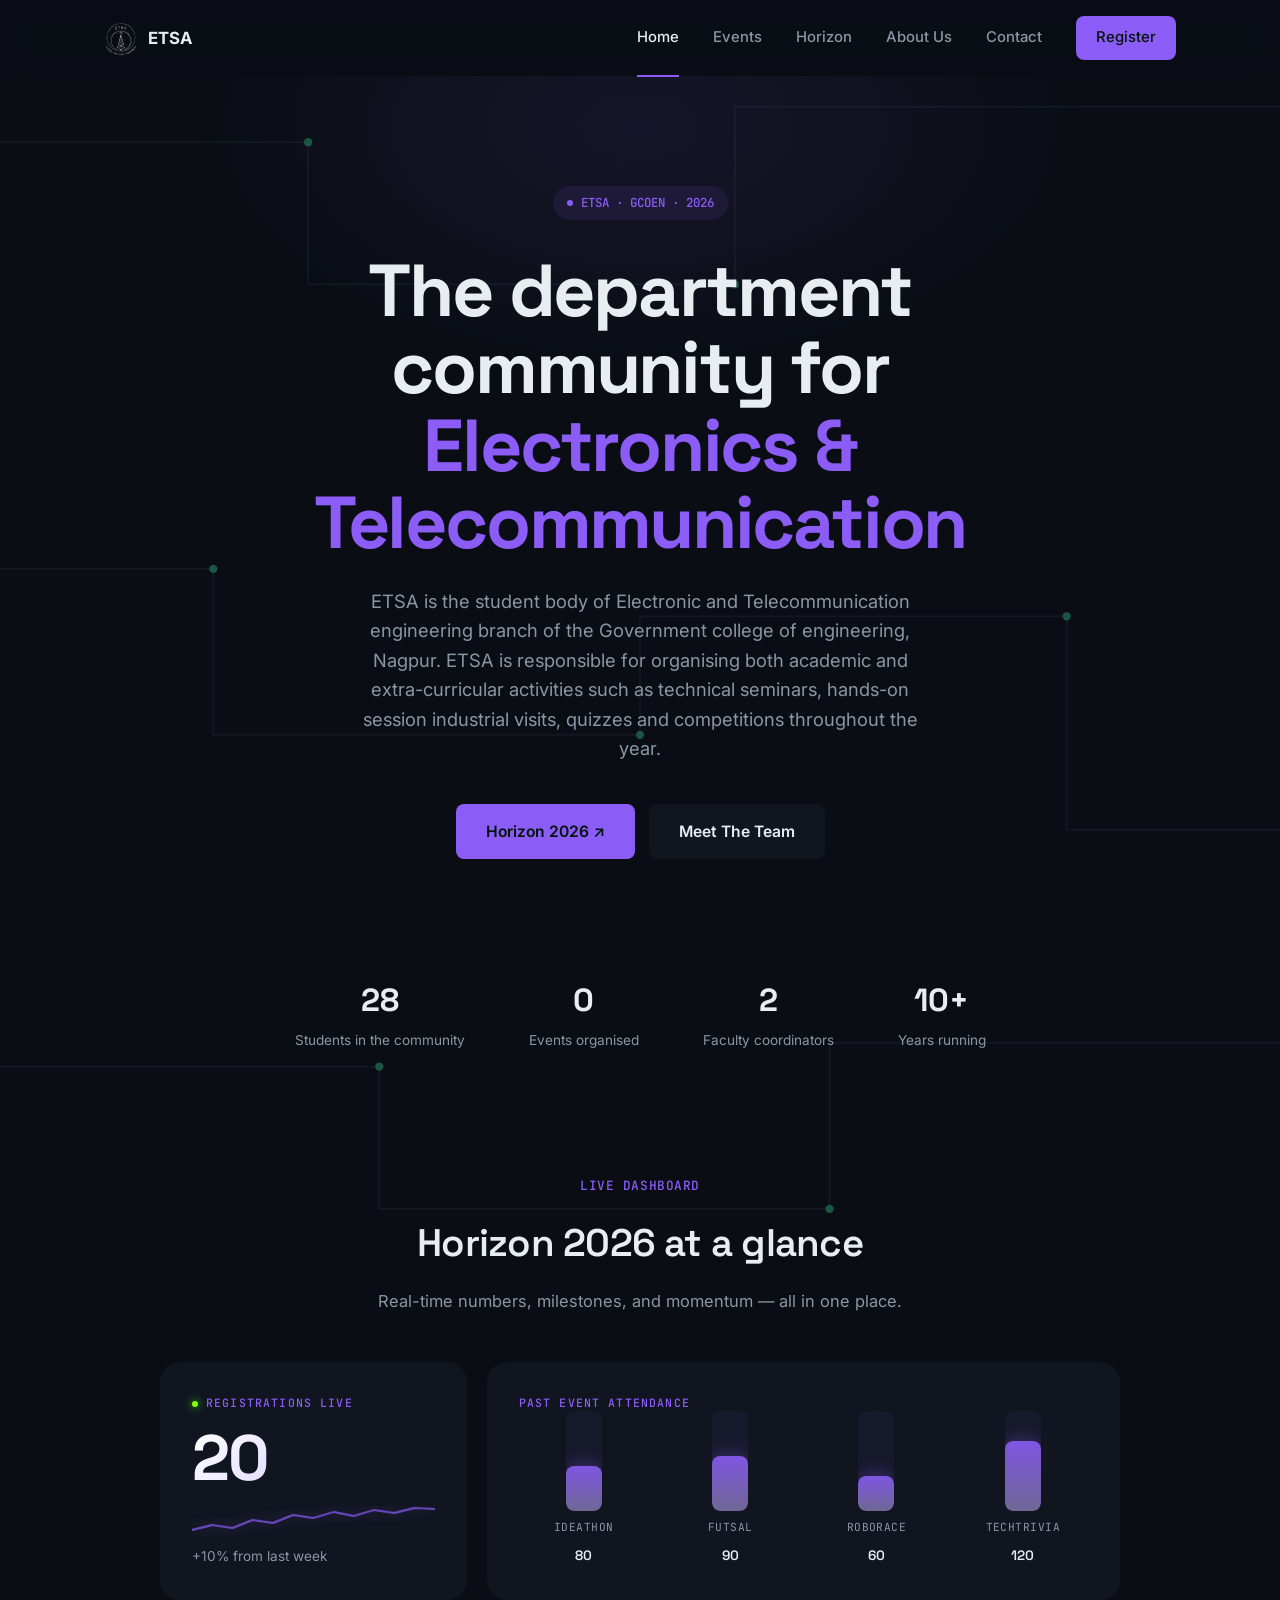
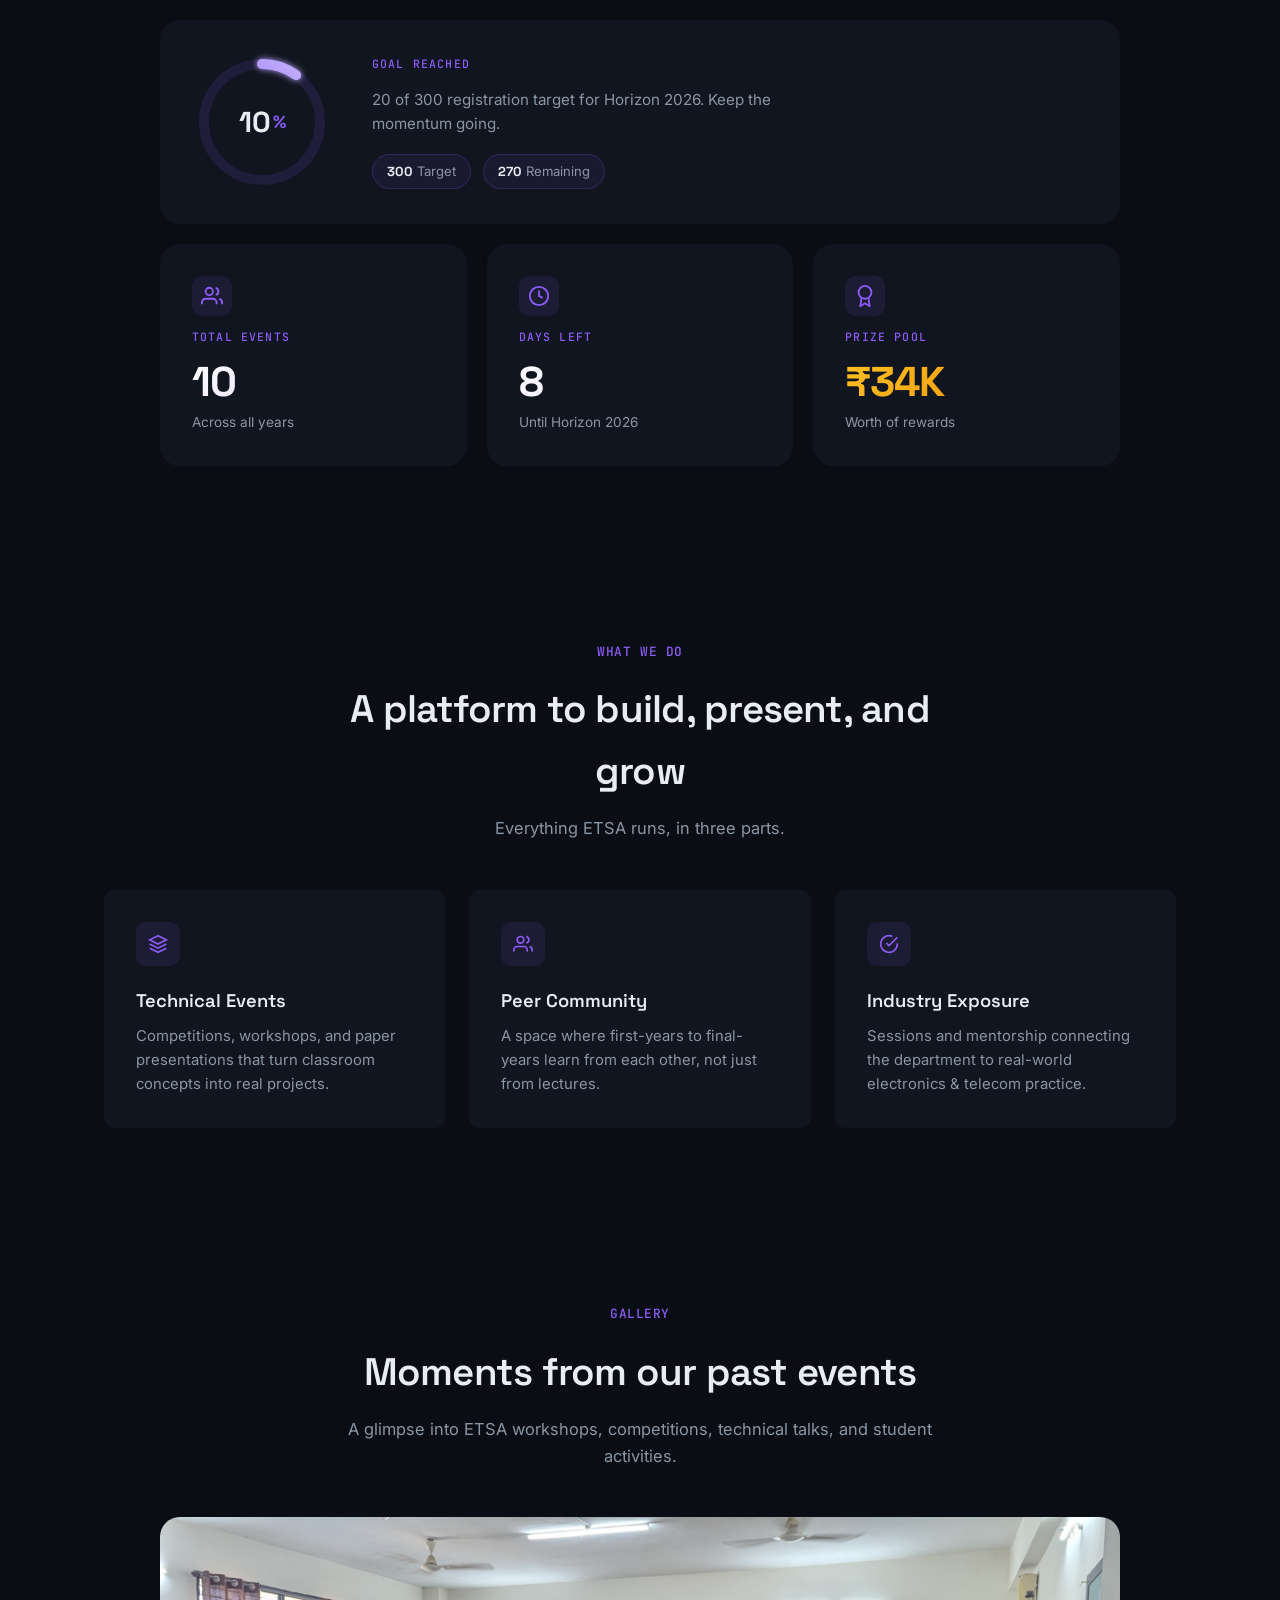
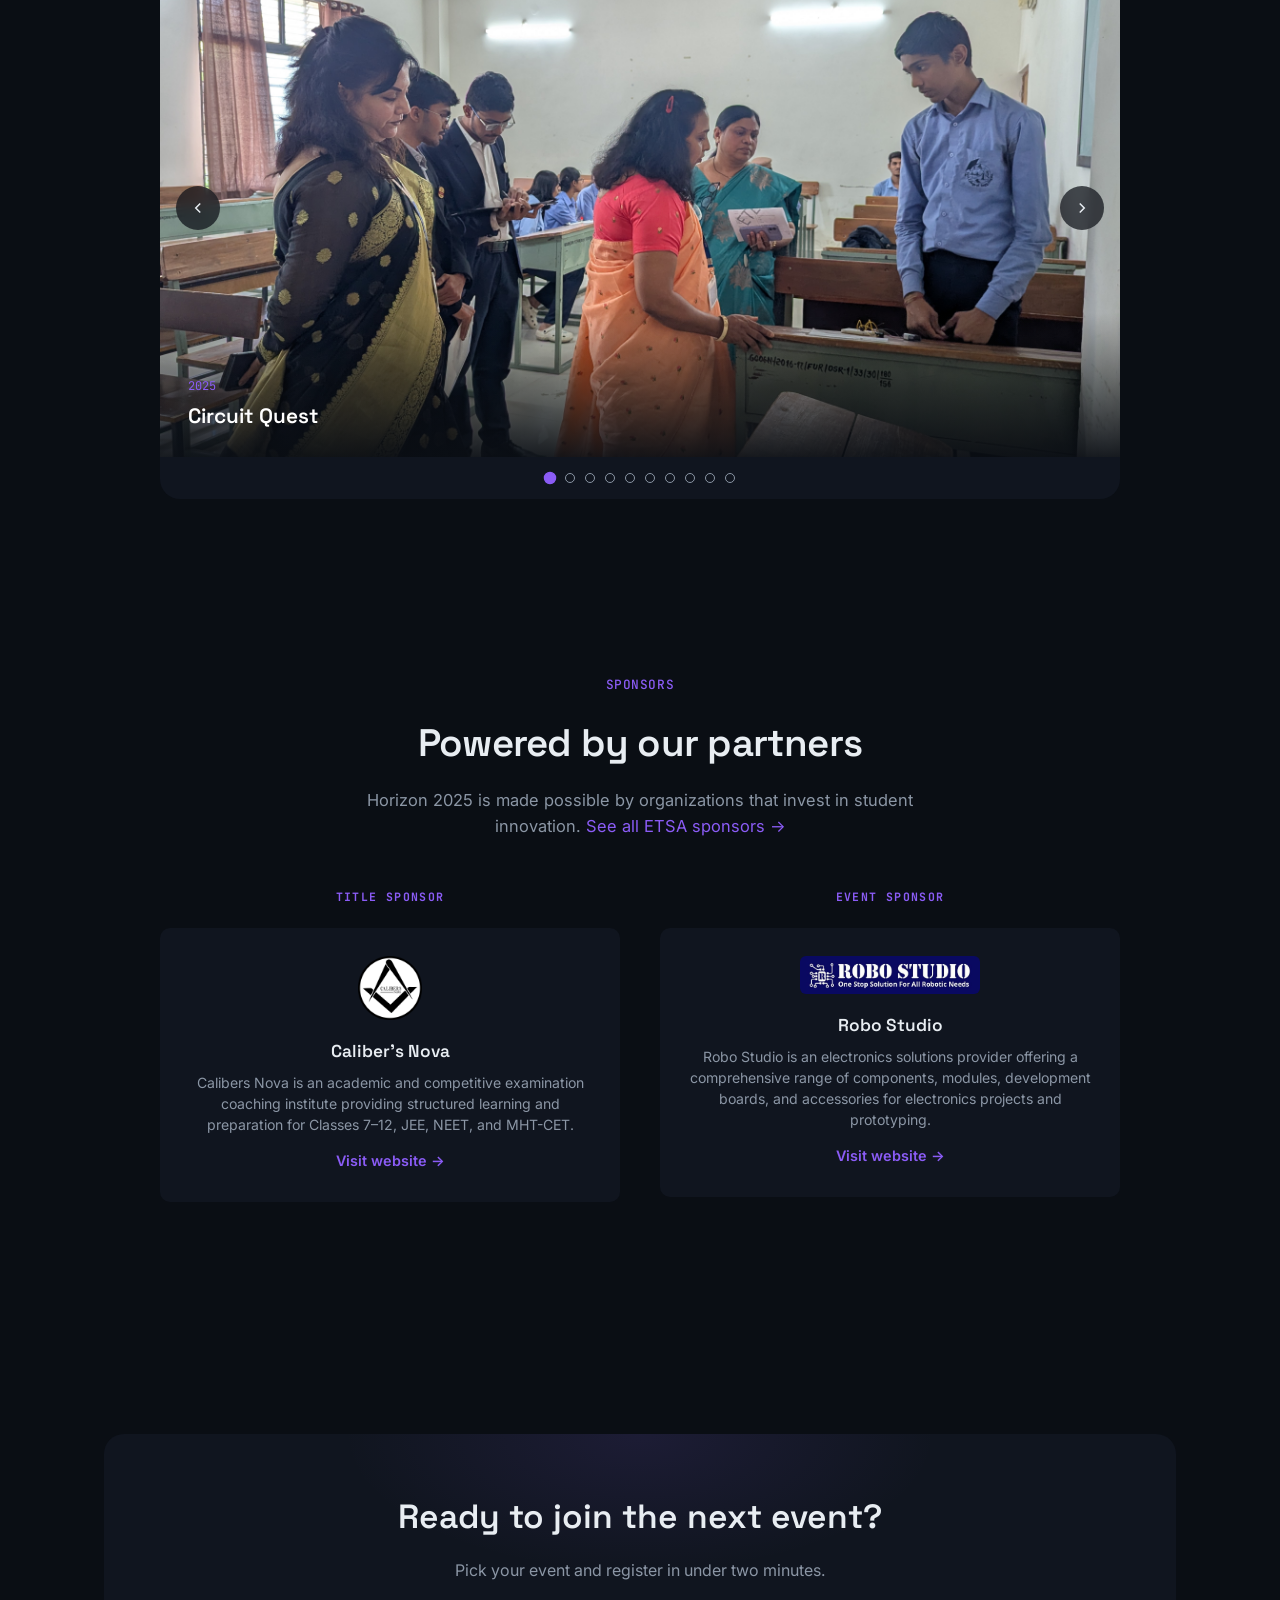
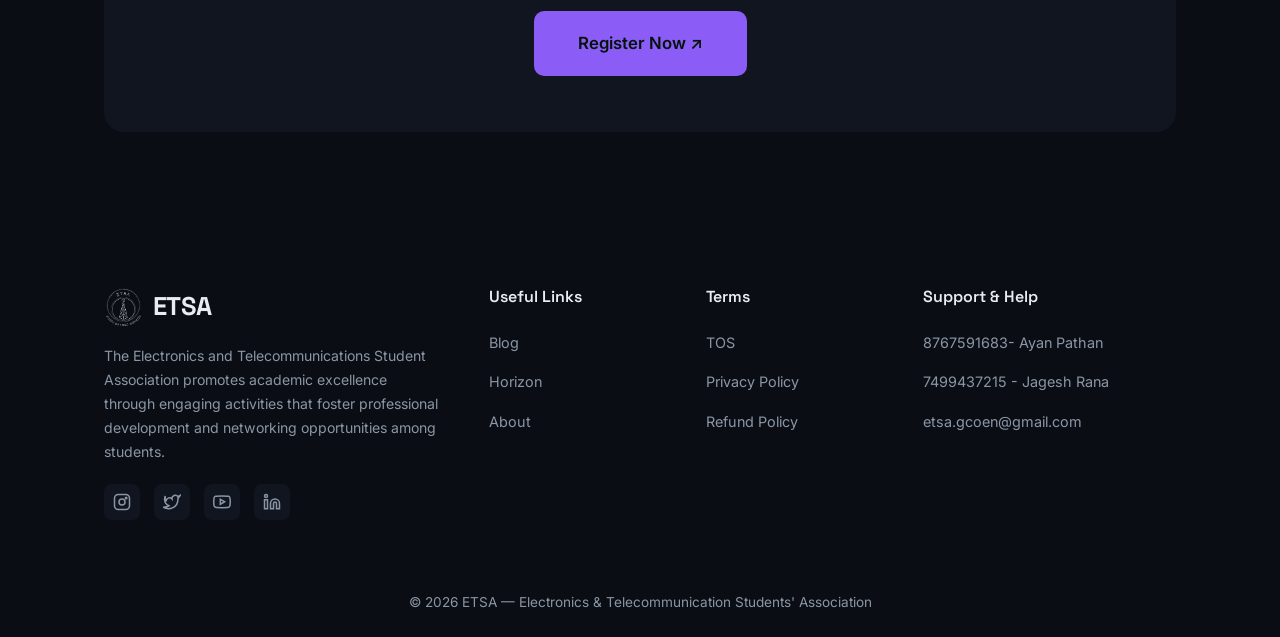
<file: index.html>
<!DOCTYPE html>
<html lang="en">
<head>
<meta charset="UTF-8">
<meta name="viewport" content="width=device-width, initial-scale=1.0">
<title>ETSA — Electronics &amp; Telecommunication Students' Association</title>
<link rel="icon" type="image/JPG" href="LOGO33.jpg">
<meta name="description" content="ETSA — Electronics & Telecommunication Students' Association. Events, workshops, register now.">
<link rel="preconnect" href="https://fonts.googleapis.com">
<link href="https://fonts.googleapis.com/css2?family=Space+Grotesk:wght@400;500;600;700&family=JetBrains+Mono:wght@400;500&family=Inter:wght@400;500;600;700&display=swap" rel="stylesheet">
<link rel="stylesheet" href="style.css">
<style>
  .hero{padding:110px 0 80px; text-align:center; position:relative; overflow:hidden;}
  .hero::before{
    content:''; position:absolute; top:-200px; left:50%; transform:translateX(-50%);
    width:900px; height:500px; border-radius:50%;
    background:radial-gradient(ellipse, var(--signal-tint) 0%, transparent 70%); z-index:0; pointer-events:none;
  }
  .hero-inner{position:relative; z-index:1;}
  .eyebrow{
    display:inline-flex; align-items:center; gap:8px; font-family:'JetBrains Mono',monospace;
    font-size:0.78rem; color:var(--signal-deep); background:var(--signal-tint);
    padding:7px 14px; border-radius:20px; margin-bottom:32px; font-weight:500;
  }
  .eyebrow::before{content:''; width:6px;height:6px;border-radius:50%;background:var(--signal); animation:pulse 1.8s infinite;}
  @keyframes pulse{0%,100%{opacity:1;}50%{opacity:0.25;}}
  .hero h1{
    font-family:'Space Grotesk',sans-serif; font-weight:700; letter-spacing:-0.03em;
    font-size:clamp(2.6rem, 6vw, 4.6rem); line-height:1.05; max-width:840px; margin:0 auto;
  }
  .hero h1 .accent{color:var(--signal-deep);}
  .hero p.sub{max-width:560px; margin:26px auto 0; color:var(--ink-dim); font-size:1.15rem;}
  .hero-actions{display:flex; gap:14px; justify-content:center; margin-top:40px; flex-wrap:wrap;}
  .preview-row{display:flex; justify-content:space-between; align-items:flex-end; margin-bottom:40px; flex-wrap:wrap; gap:16px;}
</style>
</head>
<body>
<svg class="traces" viewBox="0 0 1080 1400" preserveAspectRatio="none" xmlns="http://www.w3.org/2000/svg">
  <path d="M0 120 H260 V240 H620 V90 H1080" stroke="#1c2532" stroke-width="1.5" fill="none"/>
  <path d="M0 480 H180 V620 H540 V520 H900 V700 H1080" stroke="#1c2532" stroke-width="1.5" fill="none"/>
  <path d="M0 900 H320 V1020 H700 V880 H1080" stroke="#1c2532" stroke-width="1.5" fill="none"/>
  <circle cx="260" cy="120" r="3.5" fill="#2a9d6e"/>
  <circle cx="620" cy="240" r="3.5" fill="#2a9d6e"/>
  <circle cx="180" cy="480" r="3.5" fill="#2a9d6e"/>
  <circle cx="540" cy="620" r="3.5" fill="#2a9d6e"/>
  <circle cx="900" cy="520" r="3.5" fill="#2a9d6e"/>
  <circle cx="320" cy="900" r="3.5" fill="#2a9d6e"/>
  <circle cx="700" cy="1020" r="3.5" fill="#2a9d6e"/>
</svg>

<header>
  <nav class="wrap">
    
<!--LOGO PUT HERE-->
<div class="logo">
  <img src="ETSA-LOGO.png" alt="ETSA logo" class="logo-mark">
  <span>ETSA</span>
</div>
    
    <input type="checkbox" id="nav-check" class="nav-check">
    <label for="nav-check" class="nav-toggle" aria-label="Toggle menu">
      <span></span><span></span><span></span>
    </label>
    <div class="nav-links" id="nav-links">
      <a href="index.html" class="active">Home</a>
      <a href="events.html">Events</a>
      <a href="horizon.html">Horizon</a>
      <a href="about.html">About Us</a>
      <a href="contact.html">Contact</a>
      <a href="register.html" class="nav-cta">Register</a>
    </div>
    <label for="nav-check" class="nav-backdrop" aria-hidden="true"></label>
  </nav>
</header>

<section class="hero">
  <div class="wrap hero-inner">
    <span class="eyebrow"> ETSA · GCOEN · 2026</span>
    <h1>The department community for<br><span class="accent">Electronics &amp; Telecommunication</span></h1>
    <p class="sub">ETSA is the student body of Electronic and Telecommunication engineering branch of the Government college of engineering, Nagpur. ETSA is responsible for organising both academic and extra-curricular activities such as technical seminars, hands-on session industrial visits, quizzes and competitions throughout the year.</p>
    <div class="hero-actions">
      <a href="horizon.html" class="btn btn-primary">Horizon 2026 ↗</a>
      <a href="about.html" class="btn btn-ghost">Meet The Team</a>
    </div>
  </div>
</section>

<div class="stat-strip">
  <div class="stat-item"><div class="num">28</div><div class="lbl">Students in the community</div></div>
  <div class="stat-item"><div class="num">0</div><div class="lbl">Events organised</div></div>
  <div class="stat-item"><div class="num">2</div><div class="lbl">Faculty coordinators</div></div>
  <div class="stat-item"><div class="num">10+</div><div class="lbl">Years running</div></div>
</div>

<section id="bento-dashboard">
  <div class="wrap">
    <div class="section-head center">
      <span class="section-tag mono">LIVE DASHBOARD</span>
      <h2 class="section-title">Horizon 2026 at a glance</h2>
      <p class="lead">Real-time numbers, milestones, and momentum — all in one place.</p>
    </div>

    <div class="bento-grid">
      <!-- Top Left: Big Registration Number -->
      <div class="bento-tile bento-tile-large" id="tile-registrations">
        <div class="tile-glow"></div>
        <div class="tile-content">
          <span class="tile-label mono">Registrations Live</span>
          <div class="tile-number" data-target="20"></div>
          <div class="tile-sparkline">
            <svg viewBox="0 0 120 30" preserveAspectRatio="none">
              <polyline points="0,24 10,19 20,22 30,14 40,17 50,9 60,12 70,6 80,10 90,4 100,7 110,2 120,3" 
                fill="none" stroke="var(--signal)" stroke-width="2" stroke-linecap="round" stroke-linejoin="round"
                style="filter: drop-shadow(0 0 6px rgba(139,92,246,0.6));"/>
            </svg>
          </div>
          <p class="tile-caption">+10% from last week</p>
        </div>
      </div>

      <!-- Top Right: Mini Bar Chart -->
      <div class="bento-tile bento-tile-chart" id="tile-chart">
        <div class="tile-glow"></div>
        <div class="tile-content">
          <span class="tile-label mono">Past Event Attendance</span>
          <div class="mini-bar-chart">
            <div class="bar-group">
              <div class="bar-track"><div class="bar-fill" data-height="45%"></div></div>
              <span class="bar-name">Ideathon</span>
              <span class="bar-val">80</span>
            </div>
            <div class="bar-group">
              <div class="bar-track"><div class="bar-fill" data-height="55%"></div></div>
              <span class="bar-name">Futsal</span>
              <span class="bar-val">90</span>
            </div>
            <div class="bar-group">
              <div class="bar-track"><div class="bar-fill" data-height="35%"></div></div>
              <span class="bar-name">ROBORACE</span>
              <span class="bar-val">60</span>
            </div>
            <div class="bar-group">
              <div class="bar-track"><div class="bar-fill" data-height="70%"></div></div>
              <span class="bar-name">TECHTRIVIA</span>
              <span class="bar-val">120</span>
            </div>
          </div>
        </div>
      </div>

      <!--Progress Ring -->
      <div class="bento-tile bento-tile-wide" id="tile-progress">
        <div class="tile-glow"></div>
        <div class="tile-content progress-layout">
          <div class="progress-ring-wrap">
            <svg class="progress-ring" viewBox="0 0 140 140">
              <defs>
                <linearGradient id="ringGrad" x1="0%" y1="0%" x2="100%" y2="100%">
                  <stop offset="0%" stop-color="#8b5cf6"/>
                  <stop offset="100%" stop-color="#c4b5fd"/>
                </linearGradient>
                <filter id="ringGlow">
                  <feGaussianBlur stdDeviation="3" result="blur"/>
                  <feMerge><feMergeNode in="blur"/><feMergeNode in="SourceGraphic"/></feMerge>
                </filter>
              </defs>
              <circle class="progress-track" cx="70" cy="70" r="58"/>
              <circle class="progress-fill" cx="70" cy="70" r="58" stroke="url(#ringGrad)" 
                stroke-dasharray="364.4" stroke-dashoffset="364.4" filter="url(#ringGlow)"/>
            </svg>
            <div class="progress-text">
              <span class="progress-percent" data-target="10">0</span><span class="progress-sym">%</span>
            </div>
          </div>
          <div class="progress-info">
            <span class="tile-label mono">Goal Reached</span>
            <p class="progress-desc">20 of 300 registration target for Horizon 2026. Keep the momentum going.</p>
            <div class="progress-meta">
              <span class="meta-pill"><strong>300</strong> Target</span>
              <span class="meta-pill"><strong>270</strong> Remaining</span>
            </div>
          </div>
        </div>
      </div>

      <!-- Bottom Row: 3 Small Tiles -->
      <div class="bento-tile bento-tile-small" id="tile-teams">
        <div class="tile-glow"></div>
        <div class="tile-content">
          <div class="small-icon">
            <svg width="22" height="22" viewBox="0 0 24 24" fill="none" stroke="currentColor" stroke-width="2">
              <path d="M17 21v-2a4 4 0 0 0-4-4H5a4 4 0 0 0-4 4v2"/><circle cx="9" cy="7" r="4"/>
              <path d="M23 21v-2a4 4 0 0 0-3-3.87M16 3.13a4 4 0 0 1 0 7.75"/>
            </svg>
          </div>
          <span class="tile-label mono">TOTAL EVENTS </span>
          <div class="tile-number small" data-target="10">0</div>
          <p class="tile-caption">Across all years</p>
        </div>
      </div>

      <div class="bento-tile bento-tile-small" id="tile-days">
        <div class="tile-glow"></div>
        <div class="tile-content">
          <div class="small-icon">
            <svg width="22" height="22" viewBox="0 0 24 24" fill="none" stroke="currentColor" stroke-width="2">
              <circle cx="12" cy="12" r="10"/><polyline points="12 6 12 12 16 14"/>
            </svg>
          </div>
          <span class="tile-label mono">Days Left</span>
          <div class="tile-number small" data-target="8" data-countdown-to="2026-10-04">0</div>
          <p class="tile-caption">Until Horizon 2026</p>
        </div>
      </div>

      <div class="bento-tile bento-tile-small" id="tile-prizes">
        <div class="tile-glow"></div>
        <div class="tile-content">
          <div class="small-icon">
            <svg width="22" height="22" viewBox="0 0 24 24" fill="none" stroke="currentColor" stroke-width="2">
              <circle cx="12" cy="8" r="7"/><polyline points="8.21 13.89 7 23 12 20 17 23 15.79 13.88"/>
            </svg>
          </div>
          <span class="tile-label mono">Prize Pool</span>
          <div class="tile-number small prize-text" data-target="36" data-prefix="₹" data-suffix="K">₹0K</div>
          <p class="tile-caption">Worth of rewards</p>
        </div>
      </div>
    </div>
  </div>
</section>

<script>
(function(){
  // Animate numbers counting up
  function animateNumber(el, duration){
    const target = parseInt(el.dataset.target, 10);
    const prefix = el.dataset.prefix || '';
    const suffix = el.dataset.suffix || '';
    const start = performance.now();
    function tick(now){
      const p = Math.min((now - start) / duration, 1);
      const eased = 1 - Math.pow(1 - p, 4); // easeOutQuart
      const current = Math.round(eased * target);
      el.textContent = prefix + current + suffix;
      if(p < 1) requestAnimationFrame(tick);
    }
    requestAnimationFrame(tick);
  }

  // Intersection Observer to trigger animations when scrolled into view
  const observer = new IntersectionObserver((entries) => {
    entries.forEach(entry => {
      if(entry.isIntersecting){
        const tile = entry.target;
        tile.classList.add('tile-visible');

        // Animate numbers
        tile.querySelectorAll('.tile-number[data-target]').forEach(el => {
          if(!el.classList.contains('animated')){
            el.classList.add('animated');
            animateNumber(el, 1800);
          }
        });

        // Animate bar chart
        tile.querySelectorAll('.bar-fill').forEach(bar => {
          bar.style.height = bar.dataset.height;
        });

        //MOST IMPORTANT FOR CHANGING RING PROGRESS
        // Animate progress ring
        const ring = tile.querySelector('.progress-fill');
        if(ring && !ring.classList.contains('animated')){
          ring.classList.add('animated');
          // 68% of 364.4 circumference = ~116.6 offset
          const circumference = 2 * Math.PI * 58; // ~364.4
          const offset = circumference - (0.10 * circumference);
          ring.style.strokeDashoffset = offset;

          // Animate percentage text
          const pctEl = tile.querySelector('.progress-percent');
          if(pctEl && !pctEl.classList.contains('animated')){
            pctEl.classList.add('animated');
            animateNumber(pctEl, 2000);
          }
        }
      }
    });
  }, { threshold: 0.2 });

  document.querySelectorAll('.bento-tile').forEach(tile => observer.observe(tile));
})();
</script>

<!--DAYS LEFT SCRIPT FOR AUTOMATIC COUNTDOWN-->
  <script>
(function () {
  var el = document.querySelector('[data-countdown-to]');
  if (!el) return;

  var targetDate = new Date(el.dataset.countdownTo + 'T00:00:00');

  function updateCountdown() {
    var today = new Date();
    today.setHours(0, 0, 0, 0);

    var msPerDay = 1000 * 60 * 60 * 24;
    var daysLeft = Math.ceil((targetDate - today) / msPerDay);

    if (daysLeft < 0) {
      daysLeft = 0;
    }

    el.textContent = daysLeft;
  }

  updateCountdown();

  setInterval(updateCountdown, 1000 * 60 * 60);
})();
</script>

<section>
  <div class="wrap">
    <div class="section-head center">
      <span class="section-tag mono">WHAT WE DO</span>
      <h2 class="section-title">A platform to build, present, and grow</h2>
      <p class="lead">Everything ETSA runs, in three parts.</p>
    </div>
    <div class="feature-grid">
      <div class="feature-card">
        <div class="icon"><svg width="20" height="20" viewBox="0 0 24 24" fill="none" stroke="currentColor" stroke-width="2"><path d="M12 2L2 7l10 5 10-5-10-5z"/><path d="M2 17l10 5 10-5M2 12l10 5 10-5"/></svg></div>
        <h3>Technical Events</h3>
        <p>Competitions, workshops, and paper presentations that turn classroom concepts into real projects.</p>
      </div>
      <div class="feature-card">
        <div class="icon"><svg width="20" height="20" viewBox="0 0 24 24" fill="none" stroke="currentColor" stroke-width="2"><path d="M17 21v-2a4 4 0 0 0-4-4H5a4 4 0 0 0-4 4v2"/><circle cx="9" cy="7" r="4"/><path d="M23 21v-2a4 4 0 0 0-3-3.87M16 3.13a4 4 0 0 1 0 7.75"/></svg></div>
        <h3>Peer Community</h3>
        <p>A space where first-years to final-years learn from each other, not just from lectures.</p>
      </div>
      <div class="feature-card">
        <div class="icon"><svg width="20" height="20" viewBox="0 0 24 24" fill="none" stroke="currentColor" stroke-width="2"><path d="M22 11.08V12a10 10 0 1 1-5.93-9.14"/><path d="M22 4L12 14.01l-3-3"/></svg></div>
        <h3>Industry Exposure</h3>
        <p>Sessions and mentorship connecting the department to real-world electronics &amp; telecom practice.</p>
      </div>
    </div>
  </div>
</section>
  
<!--past events gallery-->
  <section id="gallery">
    <div class="wrap">
      <div class="section-head center">
        <span class="section-tag mono">GALLERY</span>
        <h2 class="section-title">Moments from our past events</h2>
        <p class="lead">A glimpse into ETSA workshops, competitions, technical talks, and student activities.</p>
      </div>

      <div class="slideshow" id="slideshow" role="region" aria-roledescription="carousel"
        aria-label="Photos from past ETSA events">
        <div class="ss-slides" aria-live="off">

          <figure class="ss-slide is-active" role="group" aria-roledescription="slide" aria-label="1 of 4">
            <img src="GALLERY/CQ 1.jpg" alt="Students presenting their project ideas on stage at Ideathon 2025">
            <figcaption><span class="ss-meta">2025</span><strong>Circuit Quest</strong></figcaption>
          </figure>

          <figure class="ss-slide" role="group" aria-roledescription="slide" aria-label="2 of 4" aria-hidden="true">
            <img src="GALLERY/CQ2..jpg" alt="Participants designing a PCB during the Ki-CAD workshop" loading="lazy">
            <figcaption><span class="ss-meta">2025</span><strong>Circuit Quest</strong></figcaption>
          </figure>

          <figure class="ss-slide" role="group" aria-roledescription="slide" aria-label="3 of 4" aria-hidden="true">
            <img src="GALLERY/CQ3.jpg" alt="Teams racing their robots on the track at ROBORACE" loading="lazy">
            <figcaption><span class="ss-meta">2025</span><strong>Circuit Quest</strong></figcaption>
          </figure>

          <figure class="ss-slide" role="group" aria-roledescription="slide" aria-label="4 of 4" aria-hidden="true">
            <img src="GALLERY/CQ4...jpg" alt="Students answering questions during Tech Trivia" loading="lazy">
            <figcaption><span class="ss-meta">2025</span><strong>Circuit Quest</strong></figcaption>
          </figure>
          <figure class="ss-slide" role="group" aria-roledescription="slide" aria-label="4 of 4" aria-hidden="true">
            <img src="GALLERY/CQ4.jpg" alt="Students answering questions during Tech Trivia" loading="lazy">
            <figcaption><span class="ss-meta">2025</span><strong>Circuit Quest</strong></figcaption>
          </figure>
          <figure class="ss-slide" role="group" aria-roledescription="slide" aria-label="4 of 4" aria-hidden="true">
            <img src="GALLERY/PIC1.jpg" alt="Students answering questions during Tech Trivia" loading="lazy">
            <figcaption><span class="ss-meta">2022</span><strong>PCB WORKSHOP</strong></figcaption>
          </figure>
          <figure class="ss-slide" role="group" aria-roledescription="slide" aria-label="4 of 4" aria-hidden="true">
            <img src="GALLERY/PIC 2.jpg" alt="Students answering questions during Tech Trivia" loading="lazy">
            <figcaption><span class="ss-meta">2022</span><strong>PCB WORKSHOP</strong></figcaption>
          </figure>
          <figure class="ss-slide" role="group" aria-roledescription="slide" aria-label="4 of 4" aria-hidden="true">
            <img src="GALLERY/PIC3.jpg" alt="Students answering questions during Tech Trivia" loading="lazy">
            <figcaption><span class="ss-meta">2022</span><strong>PCB WORKSHOP</strong></figcaption>
          </figure>
          <figure class="ss-slide" role="group" aria-roledescription="slide" aria-label="4 of 4" aria-hidden="true">
            <img src="GALLERY/PIC 4..jpg" alt="Students answering questions during Tech Trivia" loading="lazy">
            <figcaption><span class="ss-meta">2022</span><strong>PCB WORKSHOP</strong></figcaption>
          </figure>
          <figure class="ss-slide" role="group" aria-roledescription="slide" aria-label="4 of 4" aria-hidden="true">
            <img src="GALLERY/PIC 5.jpg" alt="Students answering questions during Tech Trivia" loading="lazy">
            <figcaption><span class="ss-meta">2022</span><strong>PCB WORKSHOP</strong></figcaption>
          </figure>
        </div>

        <button type="button" class="ss-btn ss-prev" aria-label="Previous photo">
          <svg width="18" height="18" viewBox="0 0 24 24" fill="none" stroke="currentColor" stroke-width="2"
            aria-hidden="true">
            <path d="M15 18l-6-6 6-6" />
          </svg>
        </button>
        <button type="button" class="ss-btn ss-next" aria-label="Next photo">
          <svg width="18" height="18" viewBox="0 0 24 24" fill="none" stroke="currentColor" stroke-width="2"
            aria-hidden="true">
            <path d="M9 18l6-6-6-6" />
          </svg>
        </button>

        <div class="ss-bar">
          <div class="ss-dots"></div>
        </div>
      </div>
  </section>
  
  <!--upto this the different section of this -->
  <!--sponser section-->
<section>
  <div class="wrap">
    <div class="section-head center">
      <span class="section-tag mono">SPONSORS</span>
      <h2 class="section-title">Powered by our partners</h2>
      <p class="lead">Horizon 2025 is made possible by organizations that invest in student innovation. <a href="index.html#sponsors" style="color:var(--signal-deep);">See all ETSA sponsors →</a></p>
    </div>
    <div class="sponsor-grid">
      <div class="sponsor-tier-row">
        <div class="sponsor-tier">
          <h3 class="tier-label mono">Title Sponsor</h3>
          <a class="sponsor-card title" href="https://share.google/ILih47iPiz2US4111" target="_blank" rel="noopener">
            <img src="sponsers logo/CALIBERS NOVA.png" alt="Caliber's Nova logo" class="sponsor-logo-img">
            <h4>Caliber's Nova</h4>
            <p>Calibers Nova is an academic and competitive examination coaching institute providing structured learning and preparation for Classes 7–12, JEE, NEET, and MHT-CET.</p>
            <span class="link">Visit website →</span>
          </a>
        </div>
        <div class="sponsor-tier">
          <h3 class="tier-label mono">Event Sponsor</h3>
          <div class="sponsor-row">
            <a class="sponsor-card" href="https://share.google/yvv5bQA3eCC3dDyyL" target="_blank" rel="noopener">
              <img src="sponsers logo/ROBO STUDIO.jpg" alt="Robo Studio logo" class="sponsor-logo-img sponsor-logo-img--wide">
              <h4>Robo Studio</h4>
              <p>Robo Studio is an electronics solutions provider offering a comprehensive range of components, modules, development boards, and accessories for electronics projects and prototyping.</p>
              <span class="link">Visit website →</span>
            </a>
          </div>
        </div>
      </div>
    </div>
  </div>
</section>


<section>
  
  <div class="wrap">
    <div class="cta-band">
      <h2>Ready to join the next event?</h2>
      <p>Pick your event and register in under two minutes.</p>
      <a href="register.html" class="btn btn-primary btn-big">Register Now ↗</a>
    </div>
  </div>
</section>

<!--FOOTER -->
<footer>
  <div class="wrap footer-grid">
    <div class="footer-brand">
      <div class="footer-logo-row">
        <img src="ETSA-LOGO.png" alt="ETSA logo" class="footer-logo-mark">
        <div class="footer-logo-text">ETSA</div>
      </div>
      <p>The Electronics and Telecommunications Student Association promotes academic excellence through engaging activities that foster professional development and networking opportunities among students.</p>
      <div class="footer-socials">
        <a href="https://www.instagram.com/etsa.gcoen/" aria-label="Instagram" target="_blank" rel="noopener">
          <svg width="18" height="18" viewBox="0 0 24 24" fill="none" stroke="currentColor" stroke-width="2"><rect x="2" y="2" width="20" height="20" rx="5"/><circle cx="12" cy="12" r="4"/><circle cx="17.5" cy="6.5" r="1"/></svg>
        </a>
        <a href="#" aria-label="Twitter">
          <svg width="18" height="18" viewBox="0 0 24 24" fill="none" stroke="currentColor" stroke-width="2"><path d="M23 3a10.9 10.9 0 0 1-3.14 1.53A4.48 4.48 0 0 0 12 8a4.48 4.48 0 0 0-7.86 3.14A12.94 12.94 0 0 1 3 4s-4 9 5 13a13.64 13.64 0 0 1-8 2c9 5 20 0 20-11.5a4.5 4.5 0 0 0-.08-.83A7.72 7.72 0 0 0 23 3z"/></svg>
        </a>
        <a href="#" aria-label="YouTube">
          <svg width="18" height="18" viewBox="0 0 24 24" fill="none" stroke="currentColor" stroke-width="2"><path d="M22.54 6.42a2.78 2.78 0 0 0-1.94-2C18.88 4 12 4 12 4s-6.88 0-8.6.46a2.78 2.78 0 0 0-1.94 2A29 29 0 0 0 1 11.75a29 29 0 0 0 .46 5.33A2.78 2.78 0 0 0 3.4 19.1C5.12 19.56 12 19.56 12 19.56s6.88 0 8.6-.46a2.78 2.78 0 0 0 1.94-2A29 29 0 0 0 23 11.75a29 29 0 0 0-.46-5.33z"/><polygon points="9.75 15.02 15.5 11.75 9.75 8.48 9.75 15.02"/></svg>
        </a>
        <a href="https://www.linkedin.com/in/etsa-gcoen-025bbb23a/" aria-label="LinkedIn" target="_blank" rel="noopener">
          <svg width="18" height="18" viewBox="0 0 24 24" fill="none" stroke="currentColor" stroke-width="2"><path d="M16 8a6 6 0 0 1 6 6v7h-4v-7a2 2 0 0 0-4 0v7h-4v-7a6 6 0 0 1 6-6z"/><rect x="2" y="9" width="4" height="12"/><circle cx="4" cy="4" r="2"/></svg>
        </a>
      </div>
    </div>
    <div class="footer-col">
      <h4>Useful Links</h4>
      <ul>
        <li><a href="#">Blog</a></li>
        <li><a href="horizon.html">Horizon</a></li>
        <li><a href="about.html">About</a></li>
      </ul>
    </div>
    <div class="footer-col">
      <h4>Terms</h4>
      <ul>
        <li><a href="#">TOS</a></li>
        <li><a href="#">Privacy Policy</a></li>
        <li><a href="#">Refund Policy</a></li>
      </ul>
    </div>
    <div class="footer-col">
      <h4>Support &amp; Help</h4>
      <ul>
       <li><a href="tel:8767591683">8767591683- Ayan Pathan</a></li>
        <li><a href="tel:7499437215">7499437215 - Jagesh Rana</a></li>
        <li><a href="mailto:etsa.gcoen@gmail.com">etsa.gcoen@gmail.com</a></li>
      </ul>
    </div>
  </div>
  <div class="wrap footer-bottom">
    <div class="footer-note">© 2026 ETSA — Electronics &amp; Telecommunication Students' Association</div>
  </div>
</footer>


<script>
  //  how many hours the hackathon runs
  var HACKATHON_DURATION_HOURS = 8 ;

  // HOW THIS WORKS:
  // - If the page URL has ?start=169999999999 in it, the timer reads
  //   that exact moment as the real start time (this is what happens
  //   for participants who open the link the organizer shares).
  // - If there's NO ?start= in the URL, a "Start Hackathon Now" button
  //   is shown. The organizer clicks it the moment the event begins.
  //   This creates a special link (with ?start= added) that they then
  //   copy and share with everyone so all timers match exactly.
 

  var HACKATHON_START = null;
  var HACKATHON_END = null;
  var timerIntervalHandle = null;

  function pad(n){ return String(n).padStart(2, '0'); }

  function beginTimerFrom(startTimestamp){
    HACKATHON_START = new Date(startTimestamp);
    HACKATHON_END = new Date(HACKATHON_START.getTime() + HACKATHON_DURATION_HOURS * 60 * 60 * 1000);
    updateHackathonTimer();
    if(timerIntervalHandle) clearInterval(timerIntervalHandle);
    timerIntervalHandle = setInterval(updateHackathonTimer, 1000);
  }

  function updateHackathonTimer(){
    var now = new Date();
    var statusBadge = document.getElementById('timer-status-badge');
    var contextLabel = document.getElementById('timer-context-label');
    var progressWrap = document.getElementById('timer-progress-wrap');
    var progressFill = document.getElementById('timer-progress-fill');
    var progressPct = document.getElementById('timer-progress-pct');
    var display = document.getElementById('timer-display');
    if(!statusBadge || !HACKATHON_START) return;

    var remaining;

    if(now < HACKATHON_START){
      statusBadge.textContent = 'STARTS SOON';
      contextLabel.textContent = 'Time until the hackathon begins';
      progressWrap.style.display = 'none';
      remaining = HACKATHON_START - now;
    } else if(now >= HACKATHON_START && now < HACKATHON_END){
      statusBadge.textContent = 'LIVE NOW';
      contextLabel.textContent = 'Time remaining in the hackathon';
      progressWrap.style.display = 'block';
      remaining = HACKATHON_END - now;

      var totalDuration = HACKATHON_END - HACKATHON_START;
      var elapsed = now - HACKATHON_START;
      var pct = Math.min(100, Math.max(0, (elapsed / totalDuration) * 100));
      progressFill.style.width = pct.toFixed(1) + '%';
      progressPct.textContent = Math.round(pct) + '% complete';
    } else {
      statusBadge.textContent = 'ENDED';
      display.innerHTML = '<div class="timer-ended">Hackathon has ended — thanks for participating!</div>';
      contextLabel.textContent = 'See you at the next one';
      progressWrap.style.display = 'block';
      progressFill.style.width = '100%';
      progressPct.textContent = '100% complete';
      clearInterval(timerIntervalHandle);
      return;
    }

    var totalSeconds = Math.floor(remaining / 1000);
    var hh = Math.floor(totalSeconds / 3600);
    var mm = Math.floor((totalSeconds % 3600) / 60);
    var ss = totalSeconds % 60;

    var hhEl = document.getElementById('tm-hh');
    var mmEl = document.getElementById('tm-mm');
    var ssEl = document.getElementById('tm-ss');
    if(hhEl){ hhEl.textContent = pad(hh); }
    if(mmEl){ mmEl.textContent = pad(mm); }
    if(ssEl){ ssEl.textContent = pad(ss); }
  }

  // ---- Check the URL for an existing start time ----
  var urlParams = new URLSearchParams(window.location.search);
  var startParam = urlParams.get('start');

  if(startParam){
    // This visitor opened a link that already has the start time in it
    document.getElementById('organizer-controls').style.display = 'none';
    beginTimerFrom(parseInt(startParam, 10));
  } else {
    // No start time yet — show the organizer's "Start" button
    document.getElementById('start-hackathon-btn').addEventListener('click', function(){
      var nowTimestamp = Date.now();

      // Build a shareable link with ?start= added
      var shareUrl = window.location.origin + window.location.pathname + '?start=' + nowTimestamp;

      // Update this browser's own address bar too (optional, doesn't reload the page)
      window.history.replaceState({}, '', shareUrl);

      // Show link to the organizer can copy it
      document.getElementById('start-hackathon-btn').style.display = 'none';
      document.getElementById('share-url-box').style.display = 'block';
      document.getElementById('share-url-input').value = shareUrl;

      beginTimerFrom(nowTimestamp);
    });

    document.getElementById('copy-url-btn').addEventListener('click', function(){
      var input = document.getElementById('share-url-input');
      input.select();
      navigator.clipboard.writeText(input.value).then(function(){
        var btn = document.getElementById('copy-url-btn');
        var original = btn.textContent;
        btn.textContent = 'Copied ✓';
        setTimeout(function(){ btn.textContent = original; }, 1500);
      });
    });
  }
</script>
  
<!-- THE JS FILE SCRIPT FOR THE SLIDE SHOW -->
  <script>
    (function () {
      var root = document.getElementById('slideshow');
      if (!root) return;

      var INTERVAL = 2500; // milliseconds 2.5 seconds

      var slides = Array.prototype.slice.call(root.querySelectorAll('.ss-slide'));
      var dotsWrap = root.querySelector('.ss-dots');
      var prevBtn = root.querySelector('.ss-prev');
      var nextBtn = root.querySelector('.ss-next');

      var current = 0;
      var timer = null;
      var inView = false;

      // One dot per photo
      var dots = slides.map(function (_, i) {
        var d = document.createElement('button');
        d.type = 'button';
        d.className = 'ss-dot';
        d.setAttribute('aria-label', 'Go to photo ' + (i + 1));
        d.addEventListener('click', function () { goTo(i); restart(); });
        dotsWrap.appendChild(d);
        return d;
      });

      function goTo(n) {
        current = (n + slides.length) % slides.length;
        slides.forEach(function (s, i) {
          var active = i === current;
          s.classList.toggle('is-active', active);
          s.setAttribute('aria-hidden', active ? 'false' : 'true');
        });
        dots.forEach(function (d, i) {
          if (i === current) d.setAttribute('aria-current', 'true');
          else d.removeAttribute('aria-current');
        });
      }

      function start() {
        if (timer) return;
        timer = setInterval(function () { goTo(current + 1); }, INTERVAL);
      }

      function stop() {
        clearInterval(timer);
        timer = null;
      }

      // After someone clicks an arrow or dot, restart the timer
      function restart() {
        stop();
        if (inView) start();
      }

      prevBtn.addEventListener('click', function () { goTo(current - 1); restart(); });
      nextBtn.addEventListener('click', function () { goTo(current + 1); restart(); });

      root.addEventListener('keydown', function (e) {
        if (e.key === 'ArrowLeft') { goTo(current - 1); restart(); }
        if (e.key === 'ArrowRight') { goTo(current + 1); restart(); }
      });

      // Swipe on phones
      var startX = null;
      root.addEventListener('touchstart', function (e) { startX = e.touches[0].clientX; }, { passive: true });
      root.addEventListener('touchend', function (e) {
        if (startX === null) return;
        var dx = e.changedTouches[0].clientX - startX;
        if (Math.abs(dx) > 40) { goTo(current + (dx < 0 ? 1 : -1)); restart(); }
        startX = null;
      });

      goTo(0);

      // Start moving automatically as soon as the gallery is visible on screen,
      // and stop when the person scrolls away
      if ('IntersectionObserver' in window) {
        new IntersectionObserver(function (entries) {
          inView = entries[0].isIntersecting;
          if (inView) start(); else stop();
        }, { threshold: 0.25 }).observe(root);
      } else {
        inView = true;
        start();
      }
    })();
  </script>

</body>
</html>
</file>
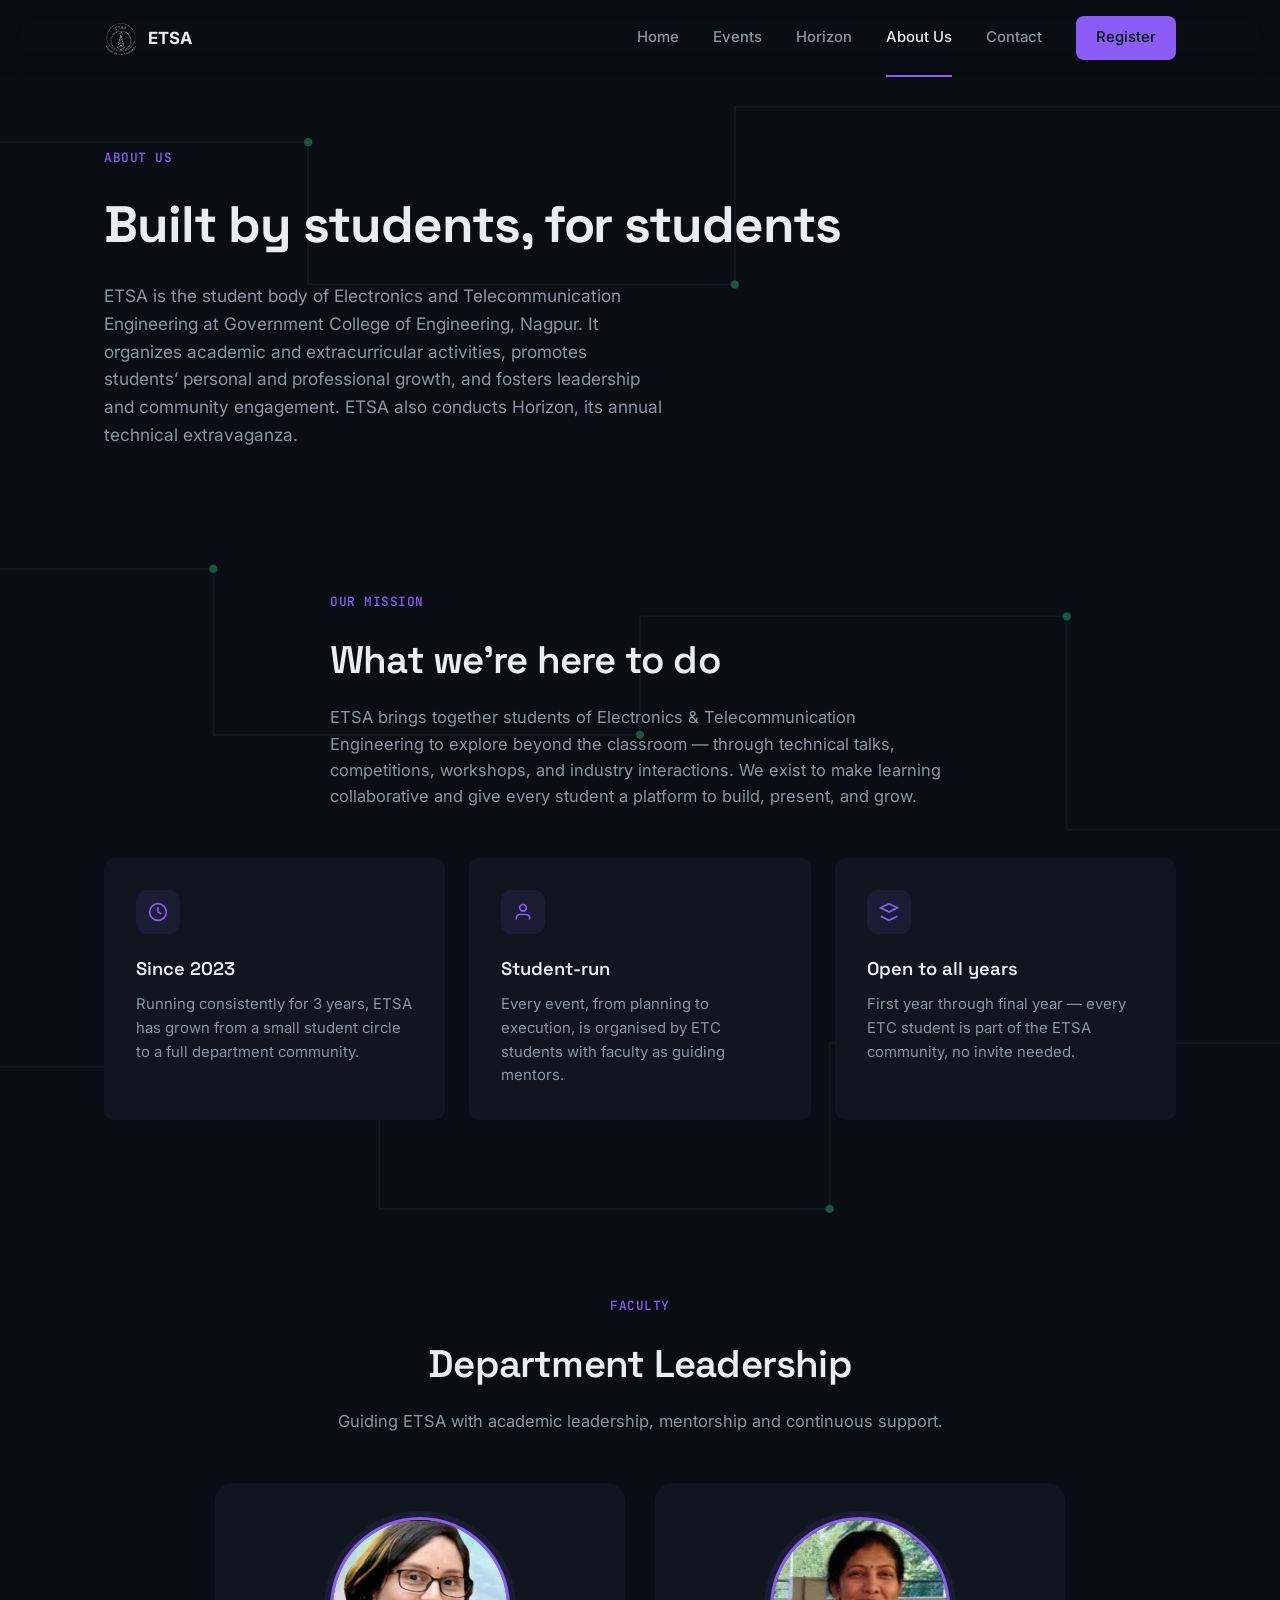
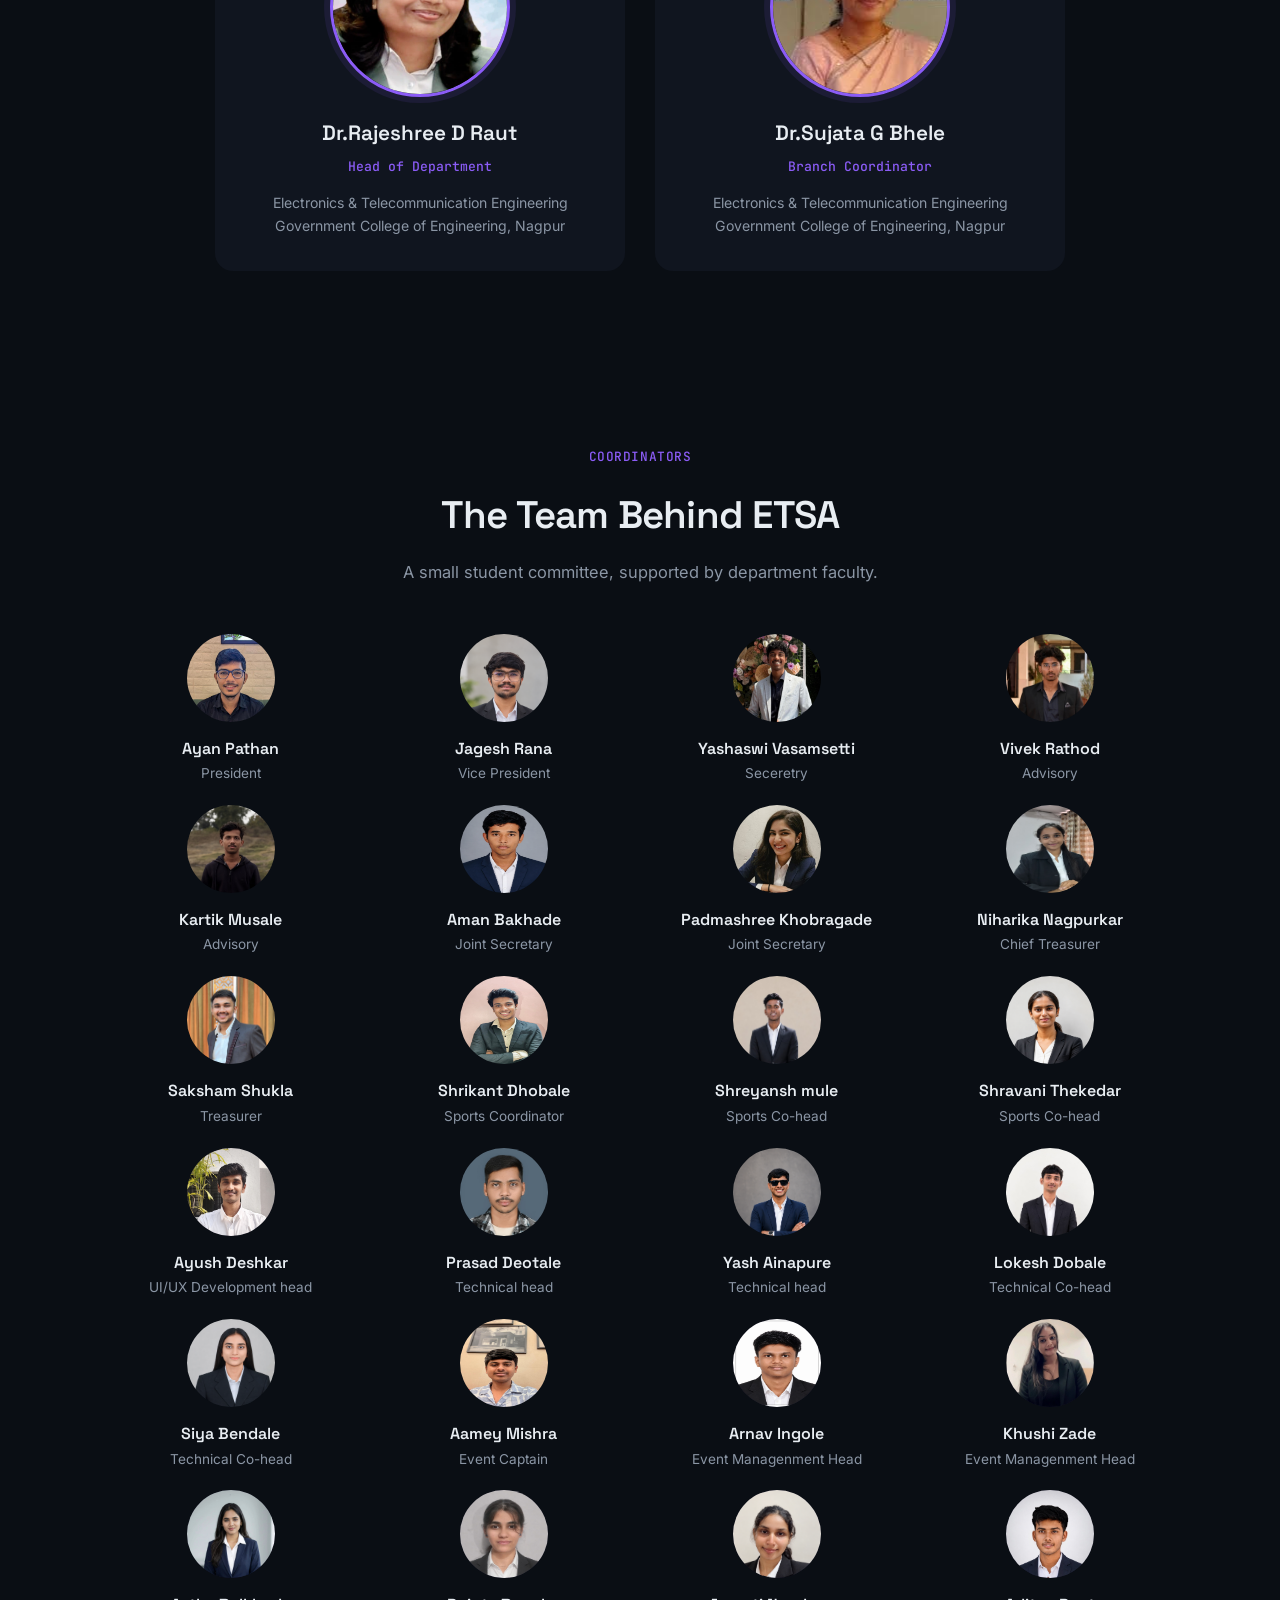
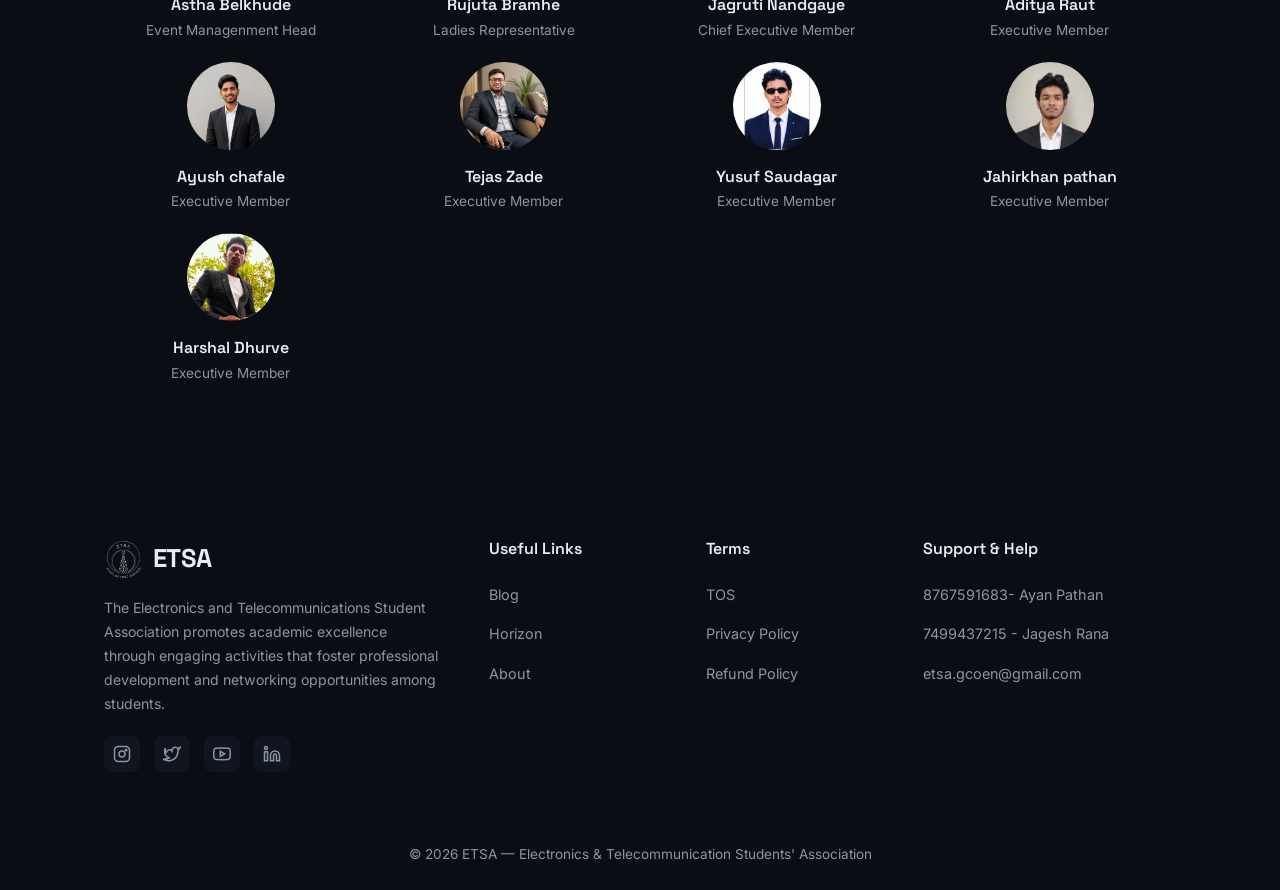
<file: about.html>
<!DOCTYPE html>
<html lang="en">
<head>
<meta charset="UTF-8">
<meta name="viewport" content="width=device-width, initial-scale=1.0">
<title>About Us — ETSA</title>
<link rel="icon" type="image/JPG" href="LOGO33.jpg">
<link rel="preconnect" href="https://fonts.googleapis.com">
<link href="https://fonts.googleapis.com/css2?family=Space+Grotesk:wght@400;500;600;700&family=JetBrains+Mono:wght@400;500&family=Inter:wght@400;500;600;700&display=swap" rel="stylesheet">
<link rel="stylesheet" href="style.css">
<style>
  .team-grid{display:grid; grid-template-columns:repeat(4,1fr); gap:20px;}
  .team-card{text-align:center;}
  .team-avatar{
    width:88px;
    height:88px;
    border-radius:50%;
    margin:0 auto 14px;
    background:var(--signal-tint); color:var(--signal-deep); display:flex; align-items:center; justify-content:center;
    font-family:'Space Grotesk',sans-serif; font-weight:700; font-size:1.5rem;
  }
  .team-card h3{font-family:'Space Grotesk',sans-serif; font-size:1rem; font-weight:600;}
  .team-card p{color:var(--ink-dim); font-size:0.85rem; margin-top:2px;}
  @media (max-width:820px){.team-grid{grid-template-columns:repeat(2,1fr);}}
</style>
</head>
<body>
<svg class="traces" viewBox="0 0 1080 1400" preserveAspectRatio="none" xmlns="http://www.w3.org/2000/svg">
  <path d="M0 120 H260 V240 H620 V90 H1080" stroke="#1c2532" stroke-width="1.5" fill="none"/>
  <path d="M0 480 H180 V620 H540 V520 H900 V700 H1080" stroke="#1c2532" stroke-width="1.5" fill="none"/>
  <path d="M0 900 H320 V1020 H700 V880 H1080" stroke="#1c2532" stroke-width="1.5" fill="none"/>
  <circle cx="260" cy="120" r="3.5" fill="#2a9d6e"/>
  <circle cx="620" cy="240" r="3.5" fill="#2a9d6e"/>
  <circle cx="180" cy="480" r="3.5" fill="#2a9d6e"/>
  <circle cx="540" cy="620" r="3.5" fill="#2a9d6e"/>
  <circle cx="900" cy="520" r="3.5" fill="#2a9d6e"/>
  <circle cx="320" cy="900" r="3.5" fill="#2a9d6e"/>
  <circle cx="700" cy="1020" r="3.5" fill="#2a9d6e"/>
</svg>

<header>
  <nav class="wrap">
    
<!--LOGO PUT HERE-->
<div class="logo">
  <img src="ETSA-LOGO.png" alt="ETSA logo" class="logo-mark">
  <span>ETSA</span>
</div>
    
    <input type="checkbox" id="nav-check" class="nav-check">
    <label for="nav-check" class="nav-toggle" aria-label="Toggle menu">
      <span></span><span></span><span></span>
    </label>
    <div class="nav-links" id="nav-links">
      <a href="index.html">Home</a>
      <a href="events.html">Events</a>
      <a href="horizon.html">Horizon</a>
      <a href="about.html" class="active">About Us</a>
      <a href="contact.html">Contact</a>
      <a href="register.html" class="nav-cta">Register</a>
    </div>
    <label for="nav-check" class="nav-backdrop" aria-hidden="true"></label>
  </nav>
</header>

<section class="page-hero">
  <div class="wrap">
    <span class="section-tag mono">ABOUT US</span>
    <h1 class="page-title">Built by students, for students</h1>
    <p class="sub">ETSA is the student body of Electronics and Telecommunication Engineering at Government College of Engineering, Nagpur. It organizes academic and extracurricular activities, promotes students’ personal and professional growth, and fosters leadership and community engagement. ETSA also conducts Horizon, its annual technical extravaganza.
    <!-- EDIT: replace with your real intro --></p>
  </div>
</section>

<section>
  <div class="wrap">
    <div class="section-head">
      <span class="section-tag mono">OUR MISSION</span>
      <h2 class="section-title">What we're here to do</h2>
      <p class="lead">
        ETSA brings together students of Electronics &amp; Telecommunication Engineering to explore beyond the classroom — through technical talks, competitions, workshops, and industry interactions. We exist to make learning collaborative and give every student a platform to build, present, and grow.
        <!-- EDIT: replace with your department's real mission statement -->
      </p>
    </div>
    <div class="feature-grid">
      <div class="feature-card">
        <div class="icon"><svg width="20" height="20" viewBox="0 0 24 24" fill="none" stroke="currentColor" stroke-width="2"><circle cx="12" cy="12" r="10"/><path d="M12 6v6l4 2"/></svg></div>
        <h3>Since 2023</h3>
        <p>Running consistently for 3 years, ETSA has grown from a small student circle to a full department community.</p>
      </div>
      <div class="feature-card">
        <div class="icon"><svg width="20" height="20" viewBox="0 0 24 24" fill="none" stroke="currentColor" stroke-width="2"><path d="M20 21v-2a4 4 0 0 0-4-4H8a4 4 0 0 0-4 4v2"/><circle cx="12" cy="7" r="4"/></svg></div>
        <h3>Student-run</h3>
        <p>Every event, from planning to execution, is organised by ETC students with faculty as guiding mentors.</p>
      </div>
      <div class="feature-card">
        <div class="icon"><svg width="20" height="20" viewBox="0 0 24 24" fill="none" stroke="currentColor" stroke-width="2"><path d="M12 2L2 7l10 5 10-5-10-5z"/><path d="M2 17l10 5 10-5"/></svg></div>
        <h3>Open to all years</h3>
        <p>First year through final year — every ETC student is part of the ETSA community, no invite needed.</p>
      </div>
    </div>
  </div>
</section>


<section>
  <div class="wrap">

    <div class="section-head center">
      <span class="section-tag mono">FACULTY</span>
      <h2 class="section-title">Department Leadership</h2>
      <p class="lead">
        Guiding ETSA with academic leadership, mentorship and continuous support.
      </p>
    </div>

    <div class="faculty-grid">

      <!-- HOD -->

      <div class="faculty-card">

        <img
          src="images/RAUT_MAM.png"
          alt="Head of Department"
          class="faculty-photo"
        >

        <h3>Dr.Rajeshree D Raut</h3>

        <p class="faculty-role">
          Head of Department
        </p>

        <p class="faculty-info">
          Electronics & Telecommunication Engineering<br>
          Government College of Engineering, Nagpur
        </p>

      </div>


      <!-- BRANCH COORDINATOR -->

      <div class="faculty-card">

        <img
          src="images/bhele mam.jpeg"
          alt="Branch Coordinator"
          class="faculty-photo"
          style="object-position: center 20%;"
        >

        <h3>Dr.Sujata G Bhele</h3>

        <p class="faculty-role">
          Branch Coordinator
        </p>

        <p class="faculty-info">
          Electronics & Telecommunication Engineering<br>
          Government College of Engineering, Nagpur
        </p>

      </div>

    </div>

  </div>
</section>


<section>
  <div class="wrap">
    <div class="section-head center">
      <span class="section-tag mono">COORDINATORS</span>
      <h2 class="section-title">The Team Behind ETSA</h2>
      <p class="lead">A small student committee, supported by department faculty.</p>
    </div>
    <div class="team-grid">
<!-- EDIT: STUDENTS NAME IN ETSA TEAM  -->
      <div class="team-card">
        <a href="https://www.linkedin.com/in/ayan-pathan-b895b2338?utm_source=share_via&utm_content=profile&utm_medium=member_android3" target="_blank" rel="noopener">
        <img src="images/AYAN.jpeg" alt="AP" class="team-avatar">
        </a>
        <h3>Ayan Pathan</h3>
        <p>President</p>
      </div>

      <div class="team-card">
        <img src="images/Jagesh Rana.png" alt="JR" class="team-avatar">
        <h3>Jagesh Rana</h3>
        <p>Vice President</p>
      </div>
      <div class="team-card">
        <img src="images/Yashaswi Vasamsetti.jpg" alt="AB" class="team-avatar">
        <h3>Yashaswi Vasamsetti</h3>
        <p>Seceretry</p>
      </div>
      <div class="team-card">
        <img src="images/Vivek Rathod.jpg" alt="AB" class="team-avatar">
        <h3>Vivek Rathod</h3>
        <p>Advisory</p>
      </div>
      <div class="team-card">
        <img src="images/Kartik Musale.jpg" alt="AB" class="team-avatar">
        <h3>Kartik Musale</h3>
        <p>Advisory</p>
      </div>
      <div class="team-card">
        <img src="images/Aman bakhade.png" alt="AB" class="team-avatar">
        <h3>Aman Bakhade</h3>
        <p>Joint Secretary</p>
      </div>
      <div class="team-card">
        <img src="images/padmashree.jpeg" alt="PK" class="team-avatar">
        <h3>Padmashree Khobragade</h3>
        <p>Joint Secretary</p>
      </div>
      <div class="team-card">
        <img src="images/Niharika Nagpurkar.jpeg" alt="NN" class="team-avatar">
        <h3>Niharika Nagpurkar</h3>
        <p>Chief Treasurer</p>
      </div>
      <div class="team-card">
        <img src="images/Saksham Shukla.jpg" alt="AB" class="team-avatar">
        <h3>Saksham Shukla</h3>
        <p>Treasurer</p>
      </div>
      <div class="team-card">
        <img src="images/SHRIKANT.jpeg" alt="SD" class="team-avatar">
        <h3>Shrikant Dhobale</h3>
        <p>Sports Coordinator</p>
      </div>
      <div class="team-card">
        <img src="images/Shreyansh mule.jpg" alt="SM" class="team-avatar">
        <h3>Shreyansh mule</h3>
        <p>Sports Co-head</p>
      </div>
      <div class="team-card">
        <img src="images/Shravani Thekedar.png" alt="ST" class="team-avatar">
        <h3>Shravani Thekedar</h3>
        <p>Sports Co-head</p>
      </div>

      <div class="team-card">
      <a href="https://www.linkedin.com/in/ayush-p-d-a7321a333" target="_blank" rel="noopener">
      <img src="images/Ayush_Deshkar.jpg" alt="AD" class="team-avatar" style="object-position: center 40%;">
      </a>
        <h3>Ayush Deshkar</h3>
        <p>UI/UX Development head</p>
      </div>

      <div class="team-card">
        <img src="images/PRASAD.jpeg" alt="AI" class="team-avatar">
        <h3>Prasad Deotale</h3>
        <p>Technical head</p>
      </div>
      <div class="team-card">
        <img src="images/Yash Ainapure.png" alt="YA" class="team-avatar">
        <h3>Yash Ainapure</h3>
        <p>Technical head</p>
      </div>
      <div class="team-card">
        <img src="images/Lokesh Dobale.jpg" alt="AI" class="team-avatar">
        <h3>Lokesh Dobale</h3>
        <p>Technical Co-head</p>
      </div>
      <div class="team-card">
        <img src="images/Siya Bendale.jpg" alt="AI" class="team-avatar">
        <h3>Siya Bendale</h3>
        <p>Technical Co-head</p>
      </div>
      <div class="team-card">
        <img src="images/AMAY MISHRA.jpeg" alt="AI" class="team-avatar">
        <h3>Aamey Mishra</h3>
        <p>Event Captain</p>
      </div>
      <div class="team-card">
        <img src="images/Arnav Ingole.png" alt="AI" class="team-avatar">
        <h3>Arnav Ingole</h3>
        <p>Event Managenment Head</p>
      </div>
      <div class="team-card">
        <img src="images/KHUSHI.png" alt="JR" class="team-avatar">
        <h3>Khushi Zade</h3>
        <p>Event Managenment Head</p>
      </div>
      <div class="team-card">
        <img src="images/Astha Belkhude.jpg" alt="AI" class="team-avatar">
        <h3>Astha Belkhude</h3>
        <p>Event Managenment Head</p>
      </div>
      <div class="team-card">
        <img src="images/Rujuta Bramhe.jpg" alt="AI" class="team-avatar">
        <h3>Rujuta Bramhe</h3>
        <p>Ladies Representative</p>
      </div>
      <div class="team-card">
        <img src="images/Jagruti Nandgaye.png" alt="AI" class="team-avatar">
        <h3>Jagruti Nandgaye</h3>
        <p>Chief Executive Member</p>
      </div>
      <div class="team-card">
        <img src="images/Aditya Raut.jpg" alt="AI" class="team-avatar">
        <h3>Aditya Raut</h3>
        <p>Executive Member</p>
      </div>
      <div class="team-card">
        <img src="images/Ayush chafale.png" alt="AI" class="team-avatar">
        <h3>Ayush chafale</h3>
        <p>Executive Member</p>
      </div>
      <div class="team-card">
        <img src="images/Tejas zade.png" alt="AI" class="team-avatar">
        <h3>Tejas Zade</h3>
        <p>Executive Member</p>
      </div>
      <div class="team-card">
        <img src="images/Yusuf Saudagar.jpg" alt="AI" class="team-avatar">
        <h3>Yusuf Saudagar</h3>
        <p>Executive Member</p>
      </div>

       <div class="team-card">
         <img src="images/JAHIRKHAN Pathan.png" alt="AI" class="team-avatar">
         <h3>Jahirkhan pathan</h3>
         <p>Executive Member</p>
       </div>
       <div class="team-card">
         <img src="images/harshal dhurve.jpg" alt="AI" class="team-avatar">
         <h3>Harshal Dhurve</h3>
         <p>Executive Member</p>
       </div>
      
      
    </div>
  </div>
</section>

<!--FOOTER -->
<footer>
  <div class="wrap footer-grid">
    <div class="footer-brand">
      <div class="footer-logo-row">
        <img src="ETSA-LOGO.png" alt="ETSA logo" class="footer-logo-mark">
        <div class="footer-logo-text">ETSA</div>
      </div>
      <p>The Electronics and Telecommunications Student Association promotes academic excellence through engaging activities that foster professional development and networking opportunities among students.</p>
      <div class="footer-socials">
        <a href="https://www.instagram.com/etsa.gcoen/" aria-label="Instagram" target="_blank" rel="noopener">
          <svg width="18" height="18" viewBox="0 0 24 24" fill="none" stroke="currentColor" stroke-width="2"><rect x="2" y="2" width="20" height="20" rx="5"/><circle cx="12" cy="12" r="4"/><circle cx="17.5" cy="6.5" r="1"/></svg>
        </a>
        <a href="#" aria-label="Twitter">
          <svg width="18" height="18" viewBox="0 0 24 24" fill="none" stroke="currentColor" stroke-width="2"><path d="M23 3a10.9 10.9 0 0 1-3.14 1.53A4.48 4.48 0 0 0 12 8a4.48 4.48 0 0 0-7.86 3.14A12.94 12.94 0 0 1 3 4s-4 9 5 13a13.64 13.64 0 0 1-8 2c9 5 20 0 20-11.5a4.5 4.5 0 0 0-.08-.83A7.72 7.72 0 0 0 23 3z"/></svg>
        </a>
        <a href="#" aria-label="YouTube">
          <svg width="18" height="18" viewBox="0 0 24 24" fill="none" stroke="currentColor" stroke-width="2"><path d="M22.54 6.42a2.78 2.78 0 0 0-1.94-2C18.88 4 12 4 12 4s-6.88 0-8.6.46a2.78 2.78 0 0 0-1.94 2A29 29 0 0 0 1 11.75a29 29 0 0 0 .46 5.33A2.78 2.78 0 0 0 3.4 19.1C5.12 19.56 12 19.56 12 19.56s6.88 0 8.6-.46a2.78 2.78 0 0 0 1.94-2A29 29 0 0 0 23 11.75a29 29 0 0 0-.46-5.33z"/><polygon points="9.75 15.02 15.5 11.75 9.75 8.48 9.75 15.02"/></svg>
        </a>
        <a href="https://www.linkedin.com/in/etsa-gcoen-025bbb23a/" aria-label="LinkedIn" target="_blank" rel="noopener">
          <svg width="18" height="18" viewBox="0 0 24 24" fill="none" stroke="currentColor" stroke-width="2"><path d="M16 8a6 6 0 0 1 6 6v7h-4v-7a2 2 0 0 0-4 0v7h-4v-7a6 6 0 0 1 6-6z"/><rect x="2" y="9" width="4" height="12"/><circle cx="4" cy="4" r="2"/></svg>
        </a>
      </div>
    </div>
    <div class="footer-col">
      <h4>Useful Links</h4>
      <ul>
        <li><a href="#">Blog</a></li>
        <li><a href="horizon.html">Horizon</a></li>
        <li><a href="about.html">About</a></li>
      </ul>
    </div>
    <div class="footer-col">
      <h4>Terms</h4>
      <ul>
        <li><a href="#">TOS</a></li>
        <li><a href="#">Privacy Policy</a></li>
        <li><a href="#">Refund Policy</a></li>
      </ul>
    </div>
    <div class="footer-col">
      <h4>Support &amp; Help</h4>
      <ul>
       <li><a href="tel:8767591683">8767591683- Ayan Pathan</a></li>
        <li><a href="tel:7499437215">7499437215 - Jagesh Rana</a></li>
        <li><a href="mailto:etsa.gcoen@gmail.com">etsa.gcoen@gmail.com</a></li>
      </ul>
    </div>
  </div>
  <div class="wrap footer-bottom">
    <div class="footer-note">© 2026 ETSA — Electronics &amp; Telecommunication Students' Association</div>
  </div>
</footer>


</body>
</html>
</file>
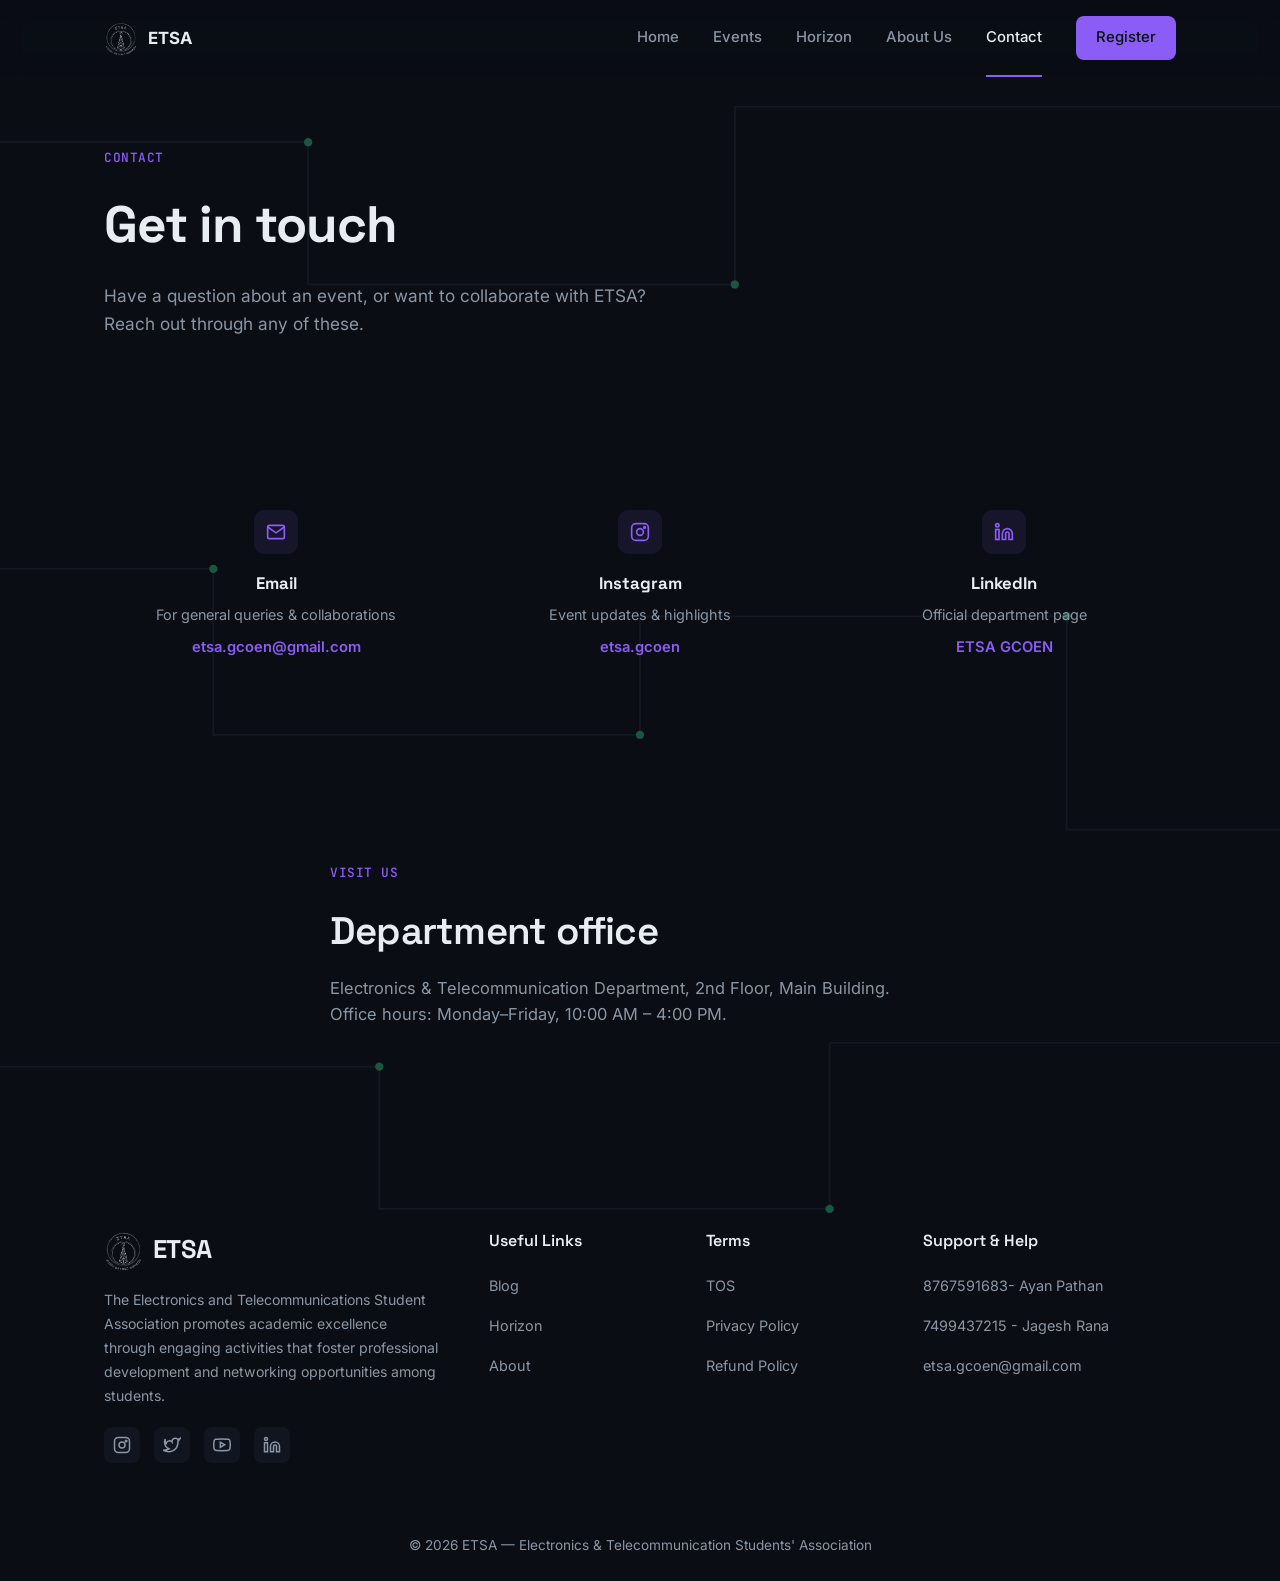
<file: contact.html>
<!DOCTYPE html>
<html lang="en">
<head>
<meta charset="UTF-8">
<meta name="viewport" content="width=device-width, initial-scale=1.0">
<title>Contact — ETSA</title>
<link rel="icon" type="image/JPG" href="LOGO33.jpg">
<link rel="preconnect" href="https://fonts.googleapis.com">
<link href="https://fonts.googleapis.com/css2?family=Space+Grotesk:wght@400;500;600;700&family=JetBrains+Mono:wght@400;500&family=Inter:wght@400;500;600;700&display=swap" rel="stylesheet">
<link rel="stylesheet" href="style.css">
</head>
<body>
<svg class="traces" viewBox="0 0 1080 1400" preserveAspectRatio="none" xmlns="http://www.w3.org/2000/svg">
  <path d="M0 120 H260 V240 H620 V90 H1080" stroke="#1c2532" stroke-width="1.5" fill="none"/>
  <path d="M0 480 H180 V620 H540 V520 H900 V700 H1080" stroke="#1c2532" stroke-width="1.5" fill="none"/>
  <path d="M0 900 H320 V1020 H700 V880 H1080" stroke="#1c2532" stroke-width="1.5" fill="none"/>
  <circle cx="260" cy="120" r="3.5" fill="#2a9d6e"/>
  <circle cx="620" cy="240" r="3.5" fill="#2a9d6e"/>
  <circle cx="180" cy="480" r="3.5" fill="#2a9d6e"/>
  <circle cx="540" cy="620" r="3.5" fill="#2a9d6e"/>
  <circle cx="900" cy="520" r="3.5" fill="#2a9d6e"/>
  <circle cx="320" cy="900" r="3.5" fill="#2a9d6e"/>
  <circle cx="700" cy="1020" r="3.5" fill="#2a9d6e"/>
</svg>

<header>
  <nav class="wrap">
    
<!--LOGO PUT HERE-->
<div class="logo">
  <img src="ETSA-LOGO.png" alt="ETSA logo" class="logo-mark">
  <span>ETSA</span>
</div>

    
    <input type="checkbox" id="nav-check" class="nav-check">
    <label for="nav-check" class="nav-toggle" aria-label="Toggle menu">
      <span></span><span></span><span></span>
    </label>
    <div class="nav-links" id="nav-links">
      <a href="index.html">Home</a>
      <a href="events.html">Events</a>
      <a href="horizon.html">Horizon</a>
      <a href="about.html">About Us</a>
      <a href="contact.html" class="active">Contact</a>
      <a href="register.html" class="nav-cta">Register</a>
    </div>
    <label for="nav-check" class="nav-backdrop" aria-hidden="true"></label>
  </nav>
</header>

<section class="page-hero">
  <div class="wrap">
    <span class="section-tag mono">CONTACT</span>
    <h1 class="page-title">Get in touch</h1>
    <p class="sub">Have a question about an event, or want to collaborate with ETSA? Reach out through any of these.</p>
  </div>
</section>

<section>
  <div class="wrap">
    <div class="contact-grid">
      <div class="contact-card">
        <div class="icon"><svg width="20" height="20" viewBox="0 0 24 24" fill="none" stroke="currentColor" stroke-width="2"><path d="M4 4h16v16H4z" opacity="0"/><path d="M22 6l-10 7L2 6"/><rect x="2" y="4" width="20" height="16" rx="2"/></svg></div>
        <h3>Email</h3>
        <p>For general queries &amp; collaborations</p>
        <!-- EDIT: your real email -->
        <a class="link" href="mailto:etsa.department@example.edu">etsa.gcoen@gmail.com</a>
      </div>
      <div class="contact-card">
        <div class="icon"><svg width="20" height="20" viewBox="0 0 24 24" fill="none" stroke="currentColor" stroke-width="2"><rect x="2" y="2" width="20" height="20" rx="5"/><circle cx="12" cy="12" r="4"/><circle cx="17.5" cy="6.5" r="1"/></svg></div>
        <h3>Instagram</h3>
        <p>Event updates &amp; highlights</p>
        <!-- EDIT: your real Instagram link -->
        <a class="link" href="https://www.instagram.com/etsa.gcoen/" target="_blank" rel="noopener">
        etsa.gcoen</a>
      </div>
      <div class="contact-card">
        <div class="icon"><svg width="20" height="20" viewBox="0 0 24 24" fill="none" stroke="currentColor" stroke-width="2"><path d="M16 8a6 6 0 0 1 6 6v7h-4v-7a2 2 0 0 0-4 0v7h-4v-7a6 6 0 0 1 6-6z"/><rect x="2" y="9" width="4" height="12"/><circle cx="4" cy="4" r="2"/></svg></div>
        <h3>LinkedIn</h3>
        <p>Official department page</p>
        <!-- EDIT: your real LinkedIn link -->
        <a class="link" href="https://www.linkedin.com/in/etsa-gcoen-025bbb23a/" target="_blank" rel="noopener">ETSA GCOEN</a>
      </div>
    </div>
  </div>
</section>

<section>
  <div class="wrap">
    <div class="section-head">
      <span class="section-tag mono">VISIT US</span>
      <h2 class="section-title">Department office</h2>
      <p class="lead">
        <!-- EDIT: your real address/room number -->
        Electronics &amp; Telecommunication Department, 2nd Floor, Main Building.<br>
        Office hours: Monday–Friday, 10:00 AM – 4:00 PM.
      </p>
    </div>
  </div>
</section>

<!--FOOTER -->
<footer>
  <div class="wrap footer-grid">
    <div class="footer-brand">
      <div class="footer-logo-row">
        <img src="ETSA-LOGO.png" alt="ETSA logo" class="footer-logo-mark">
        <div class="footer-logo-text">ETSA</div>
      </div>
      <p>The Electronics and Telecommunications Student Association promotes academic excellence through engaging activities that foster professional development and networking opportunities among students.</p>
      <div class="footer-socials">
        <a href="https://www.instagram.com/etsa.gcoen/" aria-label="Instagram" target="_blank" rel="noopener">
          <svg width="18" height="18" viewBox="0 0 24 24" fill="none" stroke="currentColor" stroke-width="2"><rect x="2" y="2" width="20" height="20" rx="5"/><circle cx="12" cy="12" r="4"/><circle cx="17.5" cy="6.5" r="1"/></svg>
        </a>
        <a href="#" aria-label="Twitter">
          <svg width="18" height="18" viewBox="0 0 24 24" fill="none" stroke="currentColor" stroke-width="2"><path d="M23 3a10.9 10.9 0 0 1-3.14 1.53A4.48 4.48 0 0 0 12 8a4.48 4.48 0 0 0-7.86 3.14A12.94 12.94 0 0 1 3 4s-4 9 5 13a13.64 13.64 0 0 1-8 2c9 5 20 0 20-11.5a4.5 4.5 0 0 0-.08-.83A7.72 7.72 0 0 0 23 3z"/></svg>
        </a>
        <a href="#" aria-label="YouTube">
          <svg width="18" height="18" viewBox="0 0 24 24" fill="none" stroke="currentColor" stroke-width="2"><path d="M22.54 6.42a2.78 2.78 0 0 0-1.94-2C18.88 4 12 4 12 4s-6.88 0-8.6.46a2.78 2.78 0 0 0-1.94 2A29 29 0 0 0 1 11.75a29 29 0 0 0 .46 5.33A2.78 2.78 0 0 0 3.4 19.1C5.12 19.56 12 19.56 12 19.56s6.88 0 8.6-.46a2.78 2.78 0 0 0 1.94-2A29 29 0 0 0 23 11.75a29 29 0 0 0-.46-5.33z"/><polygon points="9.75 15.02 15.5 11.75 9.75 8.48 9.75 15.02"/></svg>
        </a>
        <a href="https://www.linkedin.com/in/etsa-gcoen-025bbb23a/" aria-label="LinkedIn" target="_blank" rel="noopener">
          <svg width="18" height="18" viewBox="0 0 24 24" fill="none" stroke="currentColor" stroke-width="2"><path d="M16 8a6 6 0 0 1 6 6v7h-4v-7a2 2 0 0 0-4 0v7h-4v-7a6 6 0 0 1 6-6z"/><rect x="2" y="9" width="4" height="12"/><circle cx="4" cy="4" r="2"/></svg>
        </a>
      </div>
    </div>
    <div class="footer-col">
      <h4>Useful Links</h4>
      <ul>
        <li><a href="#">Blog</a></li>
        <li><a href="horizon.html">Horizon</a></li>
        <li><a href="about.html">About</a></li>
      </ul>
    </div>
    <div class="footer-col">
      <h4>Terms</h4>
      <ul>
        <li><a href="#">TOS</a></li>
        <li><a href="#">Privacy Policy</a></li>
        <li><a href="#">Refund Policy</a></li>
      </ul>
    </div>
    <div class="footer-col">
      <h4>Support &amp; Help</h4>
      <ul>
       <li><a href="tel:8767591683">8767591683- Ayan Pathan</a></li>
        <li><a href="tel:7499437215">7499437215 - Jagesh Rana</a></li>
        <li><a href="mailto:etsa.gcoen@gmail.com">etsa.gcoen@gmail.com</a></li>
      </ul>
    </div>
  </div>
  <div class="wrap footer-bottom">
    <div class="footer-note">© 2026 ETSA — Electronics &amp; Telecommunication Students' Association</div>
  </div>
</footer>

</body>
</html>
</file>
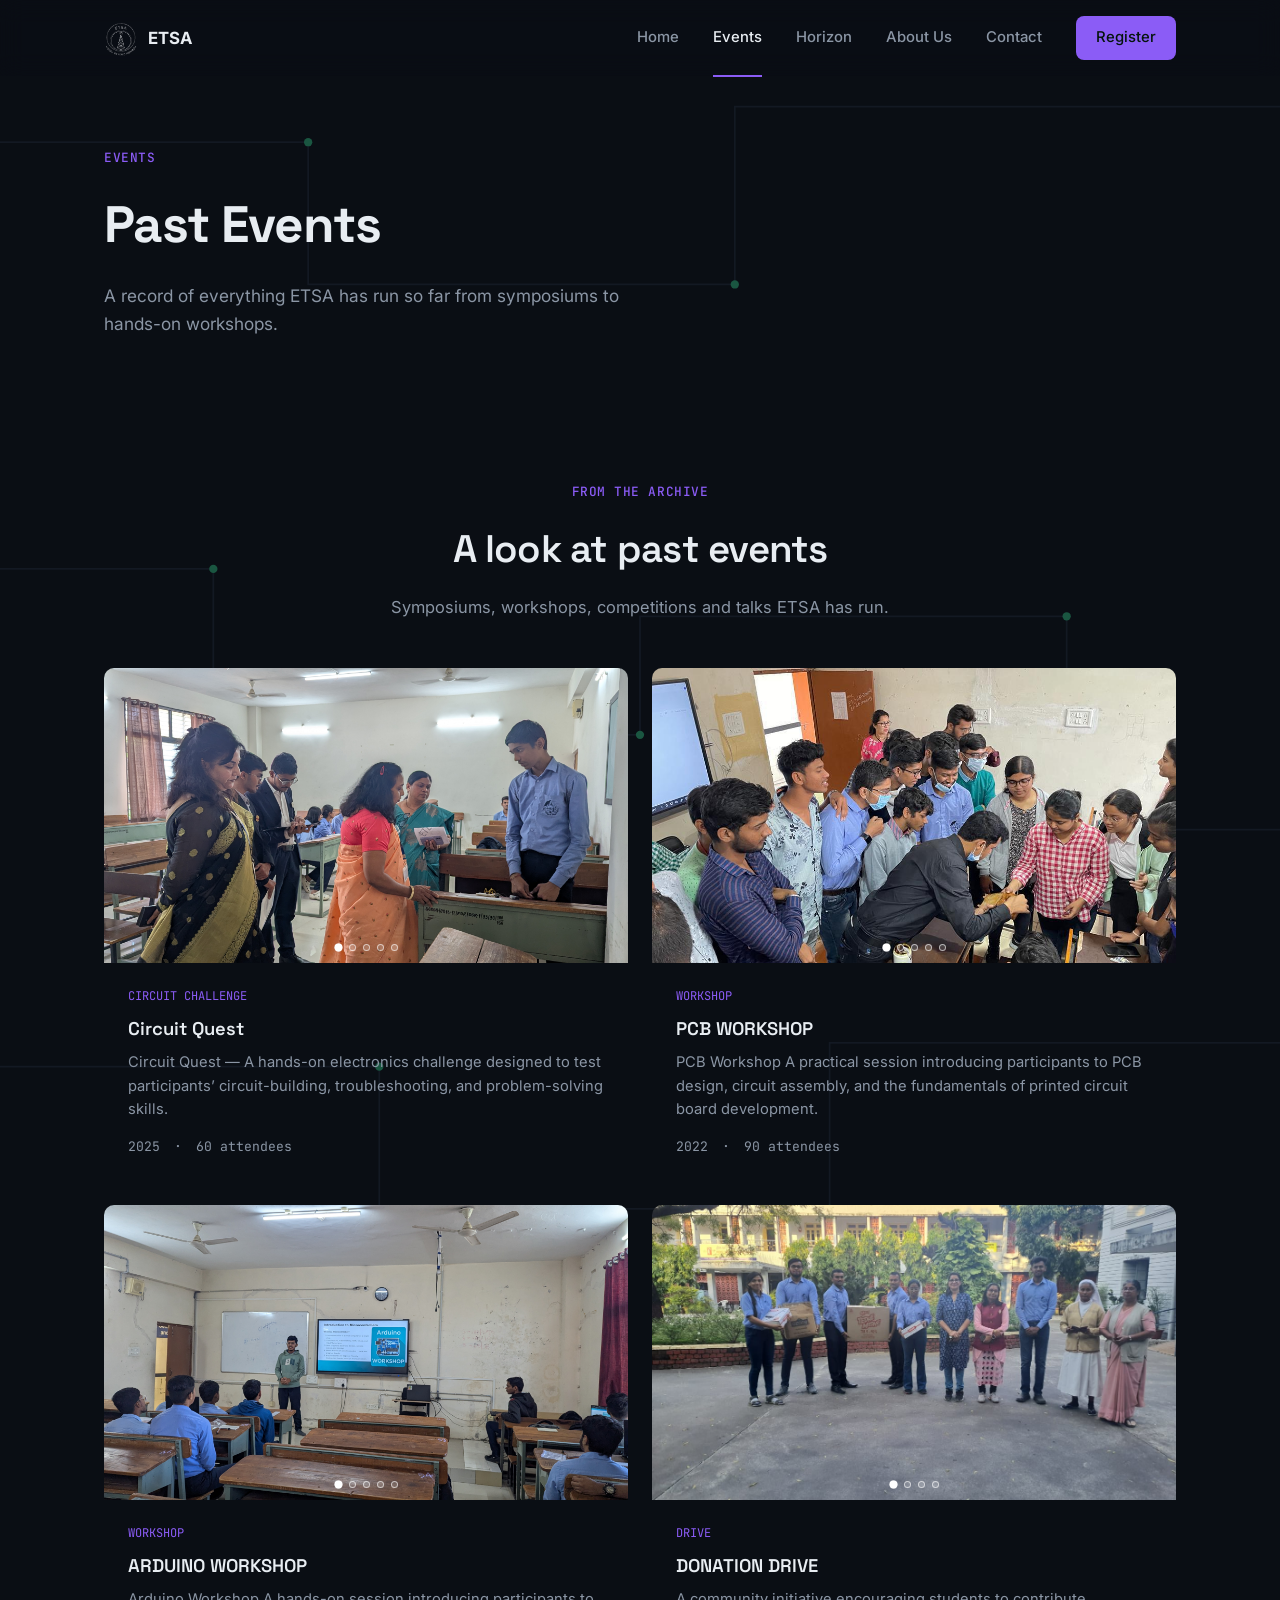
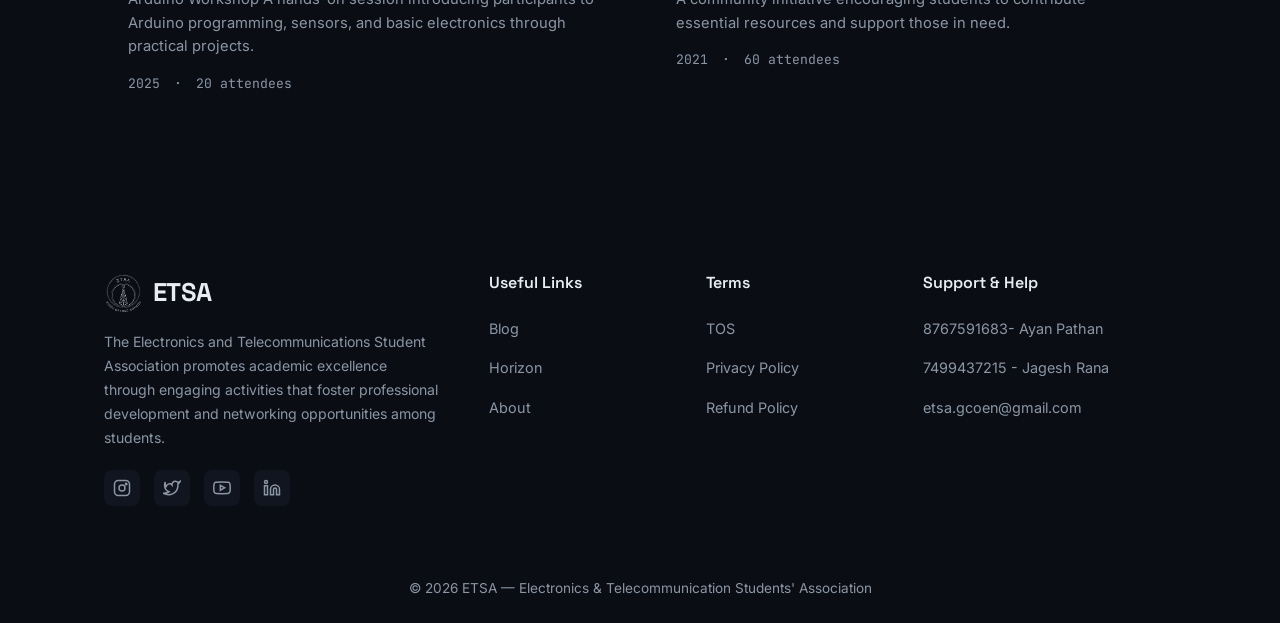
<file: events.html>
<!DOCTYPE html>
<html lang="en">
<head>
<meta charset="UTF-8">
<meta name="viewport" content="width=device-width, initial-scale=1.0">
<title>Past Events — ETSA</title>
<link rel="icon" type="image/JPG" href="LOGO33.jpg">
<link rel="preconnect" href="https://fonts.googleapis.com">
<link href="https://fonts.googleapis.com/css2?family=Space+Grotesk:wght@400;500;600;700&family=JetBrains+Mono:wght@400;500&family=Inter:wght@400;500;600;700&display=swap" rel="stylesheet">
<link rel="stylesheet" href="style.css">
</head>
<body>
<svg class="traces" viewBox="0 0 1080 1400" preserveAspectRatio="none" xmlns="http://www.w3.org/2000/svg">
  <path d="M0 120 H260 V240 H620 V90 H1080" stroke="#1c2532" stroke-width="1.5" fill="none"/>
  <path d="M0 480 H180 V620 H540 V520 H900 V700 H1080" stroke="#1c2532" stroke-width="1.5" fill="none"/>
  <path d="M0 900 H320 V1020 H700 V880 H1080" stroke="#1c2532" stroke-width="1.5" fill="none"/>
  <circle cx="260" cy="120" r="3.5" fill="#2a9d6e"/>
  <circle cx="620" cy="240" r="3.5" fill="#2a9d6e"/>
  <circle cx="180" cy="480" r="3.5" fill="#2a9d6e"/>
  <circle cx="540" cy="620" r="3.5" fill="#2a9d6e"/>
  <circle cx="900" cy="520" r="3.5" fill="#2a9d6e"/>
  <circle cx="320" cy="900" r="3.5" fill="#2a9d6e"/>
  <circle cx="700" cy="1020" r="3.5" fill="#2a9d6e"/>
</svg>

<header>
  <nav class="wrap">
    
<!--LOGO PUT HERE-->
<div class="logo">
  <img src="ETSA-LOGO.png" alt="ETSA logo" class="logo-mark">
  <span>ETSA</span>
</div>
    
    <input type="checkbox" id="nav-check" class="nav-check">
    <label for="nav-check" class="nav-toggle" aria-label="Toggle menu">
      <span></span><span></span><span></span>
    </label>
    <div class="nav-links" id="nav-links">
      <a href="index.html">Home</a>
      <a href="events.html" class="active">Events</a>
      <a href="horizon.html">Horizon</a>
      <a href="about.html">About Us</a>
      <a href="contact.html">Contact</a>
      <a href="register.html" class="nav-cta">Register</a>
    </div>
    <label for="nav-check" class="nav-backdrop" aria-hidden="true"></label>
  </nav>
</header>

<section class="page-hero">
  <div class="wrap">
    <span class="section-tag mono">EVENTS</span>
    <h1 class="page-title">Past Events</h1>
    <p class="sub">A record of everything ETSA has run so far from symposiums to hands-on workshops.</p>
  </div>
</section>

  <section id="past-events">
    <div class="wrap">
      <div class="section-head center">
        <span class="section-tag mono">FROM THE ARCHIVE</span>
        <h2 class="section-title">A look at past events</h2>
        <p class="lead">Symposiums, workshops, competitions and talks ETSA has run.</p>
      </div>

      <div class="event-grid">

        <!-- EVENT 1:CIRCUIT QUEST -->
        <div class="event-card">
          <div class="mini-ss" data-mini-ss>
            <div class="mini-ss-track">
              <img src="CQ EVENT/CQ 1.jpg"
                alt="Students presenting their project ideas on stage at Ideathon 2025" class="mini-ss-slide is-active">
              <img src="CQ EVENT//CQ2..jpg" alt="A student pitching to the judges at Ideathon 2025"
                class="mini-ss-slide">
              <img src="CQ EVENT//CQ3.jpg" alt="Audience watching a presentation at Ideathon 2025"
                class="mini-ss-slide">
              <img src="CQ EVENT//CQ4...jpg" alt="Audience watching a presentation at Ideathon 2025"
                class="mini-ss-slide">
              <img src="CQ EVENT//CQ5.jpg" alt="Audience watching a presentation at Ideathon 2025"
                class="mini-ss-slide">
            </div>
            <div class="mini-ss-dots"></div>
          </div>
          <div class="body">
            <span class="tag mono">CIRCUIT CHALLENGE</span>
            <h3><a href="#" style="color:inherit; text-decoration:none;">Circuit Quest</a></h3>
            <p>Circuit Quest — A hands-on electronics challenge designed to test participants’ circuit-building,
              troubleshooting, and problem-solving skills.</p>
            <div class="meta"><span>2025</span><span>·</span><span>60 attendees</span></div>
          </div>
        </div>

        <!-- EVENT 2: PCB WORKSHOP -->
        <div class="event-card">
          <div class="mini-ss" data-mini-ss>
            <div class="mini-ss-track">
              <img src="PCB EVENT/PIC1.jpg" alt="Students wiring sensors during the IoT Bootcamp"
                class="mini-ss-slide is-active">
              <img src="PCB EVENT/PIC 2.jpg"
                alt="A team building a cloud dashboard during the IoT Bootcamp" class="mini-ss-slide">
              <img src="PCB EVENT/PIC3.jpg"
                alt="A team building a cloud dashboard during the IoT Bootcamp" class="mini-ss-slide">
              <img src="PCB EVENT/PIC 4..jpg"
                alt="A team building a cloud dashboard during the IoT Bootcamp" class="mini-ss-slide">
              <img src="PCB EVENT/PIC 5.jpg"
                alt="A team building a cloud dashboard during the IoT Bootcamp" class="mini-ss-slide">

            </div>
            <div class="mini-ss-dots"></div>
          </div>
          <div class="body">
            <span class="tag mono">WORKSHOP</span>
            <h3>PCB WORKSHOP</h3>
            <p>PCB Workshop A practical session introducing participants to PCB design, circuit assembly, and the
              fundamentals of printed circuit board development.
            </p>
            <div class="meta"><span>2022</span><span>·</span><span>90 attendees</span></div>
          </div>
        </div>

      <!-- EVENT 3: ARDUINO WORKSHOP -->
        <div class="event-card">
          <div class="mini-ss" data-mini-ss>
            <div class="mini-ss-track">
              <img src="AW EVENT/AW1.jpg"
                alt="Teams simulating analog circuits during the Circuit Design Challenge"
                class="mini-ss-slide is-active">
              <img src="AW EVENT/AW2.jpg" alt="A judge reviewing a team's circuit design"
                class="mini-ss-slide">
              <img src="AW EVENT/AW3.jpg" alt="A judge reviewing a team's circuit design"
                class="mini-ss-slide">
              <img src="AW EVENT/AW4.jpg" alt="A judge reviewing a team's circuit design"
                class="mini-ss-slide">
              <img src="AW EVENT/AW5.jpg" alt="A judge reviewing a team's circuit design"
                class="mini-ss-slide">
            </div>
            <div class="mini-ss-dots"></div>
          </div>
          <div class="body">
            <span class="tag mono">WORKSHOP</span>
            <h3>ARDUINO WORKSHOP</h3>
            <p>Arduino Workshop A hands-on session introducing participants to Arduino programming, sensors, and basic
              electronics through practical projects.
            </p>

            <div class="meta"><span>2025</span><span>·</span><span>20 attendees</span></div>
          </div>
        </div>

        <!-- EVENT 4: DONATION DRIVE -->
        <div class="event-card">
          <div class="mini-ss" data-mini-ss>
            <div class="mini-ss-track">
              <img src="DD EVENT/DD3.jpg"
                alt="Teams simulating analog circuits during the Circuit Design Challenge"
                class="mini-ss-slide is-active">
              <img src="DD EVENT/DD2.jpg" alt="A judge reviewing a team's circuit design"
                class="mini-ss-slide">
              <img src="DD EVENT/DD4.jpg" alt="A judge reviewing a team's circuit design"
                class="mini-ss-slide">
              <img src="DD EVENT/DD1.jpg" alt="A judge reviewing a team's circuit design"
                class="mini-ss-slide">
            </div>
            <div class="mini-ss-dots"></div>
          </div>
          <div class="body">
            <span class="tag mono">DRIVE</span>
            <h3>DONATION DRIVE</h3>
            <p>A community initiative encouraging students to contribute essential resources and support those in need.
            </p>

            <div class="meta"><span>2021</span><span>·</span><span>60 attendees</span></div>
          </div>
        </div>

        <!-- To add a new event, copy an existing `<div class="event-card">...</div>` and replace its details. Add one `<img class="mini-ss-slide">` for each photo, with `is-active` on the first one.. -->
      </div>
    </div>
  </section>
  
<!--FOOTER -->
<footer>
  <div class="wrap footer-grid">
    <div class="footer-brand">
      <div class="footer-logo-row">
        <img src="ETSA-LOGO.png" alt="ETSA logo" class="footer-logo-mark">
        <div class="footer-logo-text">ETSA</div>
      </div>
      <p>The Electronics and Telecommunications Student Association promotes academic excellence through engaging activities that foster professional development and networking opportunities among students.</p>
      <div class="footer-socials">
        <a href="https://www.instagram.com/etsa.gcoen/" aria-label="Instagram" target="_blank" rel="noopener">
          <svg width="18" height="18" viewBox="0 0 24 24" fill="none" stroke="currentColor" stroke-width="2"><rect x="2" y="2" width="20" height="20" rx="5"/><circle cx="12" cy="12" r="4"/><circle cx="17.5" cy="6.5" r="1"/></svg>
        </a>
        <a href="#" aria-label="Twitter">
          <svg width="18" height="18" viewBox="0 0 24 24" fill="none" stroke="currentColor" stroke-width="2"><path d="M23 3a10.9 10.9 0 0 1-3.14 1.53A4.48 4.48 0 0 0 12 8a4.48 4.48 0 0 0-7.86 3.14A12.94 12.94 0 0 1 3 4s-4 9 5 13a13.64 13.64 0 0 1-8 2c9 5 20 0 20-11.5a4.5 4.5 0 0 0-.08-.83A7.72 7.72 0 0 0 23 3z"/></svg>
        </a>
        <a href="#" aria-label="YouTube">
          <svg width="18" height="18" viewBox="0 0 24 24" fill="none" stroke="currentColor" stroke-width="2"><path d="M22.54 6.42a2.78 2.78 0 0 0-1.94-2C18.88 4 12 4 12 4s-6.88 0-8.6.46a2.78 2.78 0 0 0-1.94 2A29 29 0 0 0 1 11.75a29 29 0 0 0 .46 5.33A2.78 2.78 0 0 0 3.4 19.1C5.12 19.56 12 19.56 12 19.56s6.88 0 8.6-.46a2.78 2.78 0 0 0 1.94-2A29 29 0 0 0 23 11.75a29 29 0 0 0-.46-5.33z"/><polygon points="9.75 15.02 15.5 11.75 9.75 8.48 9.75 15.02"/></svg>
        </a>
        <a href="https://www.linkedin.com/in/etsa-gcoen-025bbb23a/" aria-label="LinkedIn" target="_blank" rel="noopener">
          <svg width="18" height="18" viewBox="0 0 24 24" fill="none" stroke="currentColor" stroke-width="2"><path d="M16 8a6 6 0 0 1 6 6v7h-4v-7a2 2 0 0 0-4 0v7h-4v-7a6 6 0 0 1 6-6z"/><rect x="2" y="9" width="4" height="12"/><circle cx="4" cy="4" r="2"/></svg>
        </a>
      </div>
    </div>
    <div class="footer-col">
      <h4>Useful Links</h4>
      <ul>
        <li><a href="#">Blog</a></li>
        <li><a href="horizon.html">Horizon</a></li>
        <li><a href="about.html">About</a></li>
      </ul>
    </div>
    <div class="footer-col">
      <h4>Terms</h4>
      <ul>
        <li><a href="#">TOS</a></li>
        <li><a href="#">Privacy Policy</a></li>
        <li><a href="#">Refund Policy</a></li>
      </ul>
    </div>
    <div class="footer-col">
      <h4>Support &amp; Help</h4>
      <ul>
       <li><a href="tel:8767591683">8767591683- Ayan Pathan</a></li>
        <li><a href="tel:7499437215">7499437215 - Jagesh Rana</a></li>
        <li><a href="mailto:etsa.gcoen@gmail.com">etsa.gcoen@gmail.com</a></li>
      </ul>
    </div>
  </div>
  <div class="wrap footer-bottom">
    <div class="footer-note">© 2026 ETSA — Electronics &amp; Telecommunication Students' Association</div>
  </div>
</footer>

 <!--THE SCRIPT FOR THE PAST EVENTS SLIDESJOW ANIMATION-->
  <script>
    (function () {
      var groups = document.querySelectorAll('[data-mini-ss]');

      groups.forEach(function (root) {
        var slides = Array.prototype.slice.call(root.querySelectorAll('.mini-ss-slide'));
        if (slides.length < 2) return; // nothing to cycle if there's only one photo

        var dotsWrap = root.querySelector('.mini-ss-dots');
        var current = 0;
        var timer = null;
        var inView = false;
        var INTERVAL = 3000; // ms each photo stays change to speed up to slow down

        var dots = slides.map(function (_, i) {
          var d = document.createElement('button');
          d.type = 'button';
          d.className = 'm-dot';
          d.setAttribute('aria-label', 'Go to photo ' + (i + 1));
          d.addEventListener('click', function () { goTo(i); restart(); });
          dotsWrap.appendChild(d);
          return d;
        });

        function goTo(n) {
          current = (n + slides.length) % slides.length;
          slides.forEach(function (s, i) { s.classList.toggle('is-active', i === current); });
          dots.forEach(function (d, i) {
            if (i === current) d.setAttribute('aria-current', 'true');
            else d.removeAttribute('aria-current');
          });
        }

        function start() { if (!timer) timer = setInterval(function () { goTo(current + 1); }, INTERVAL); }
        function stop() { clearInterval(timer); timer = null; }
        function restart() { stop(); if (inView) start(); }

        goTo(0);

        if ('IntersectionObserver' in window) {
          new IntersectionObserver(function (entries) {
            inView = entries[0].isIntersecting;
            if (inView) start(); else stop();
          }, { threshold: 0.25 }).observe(root);
        } else {
          inView = true;
          start();
        }
      });
    })();
  </script>

</body>
</html>
</file>
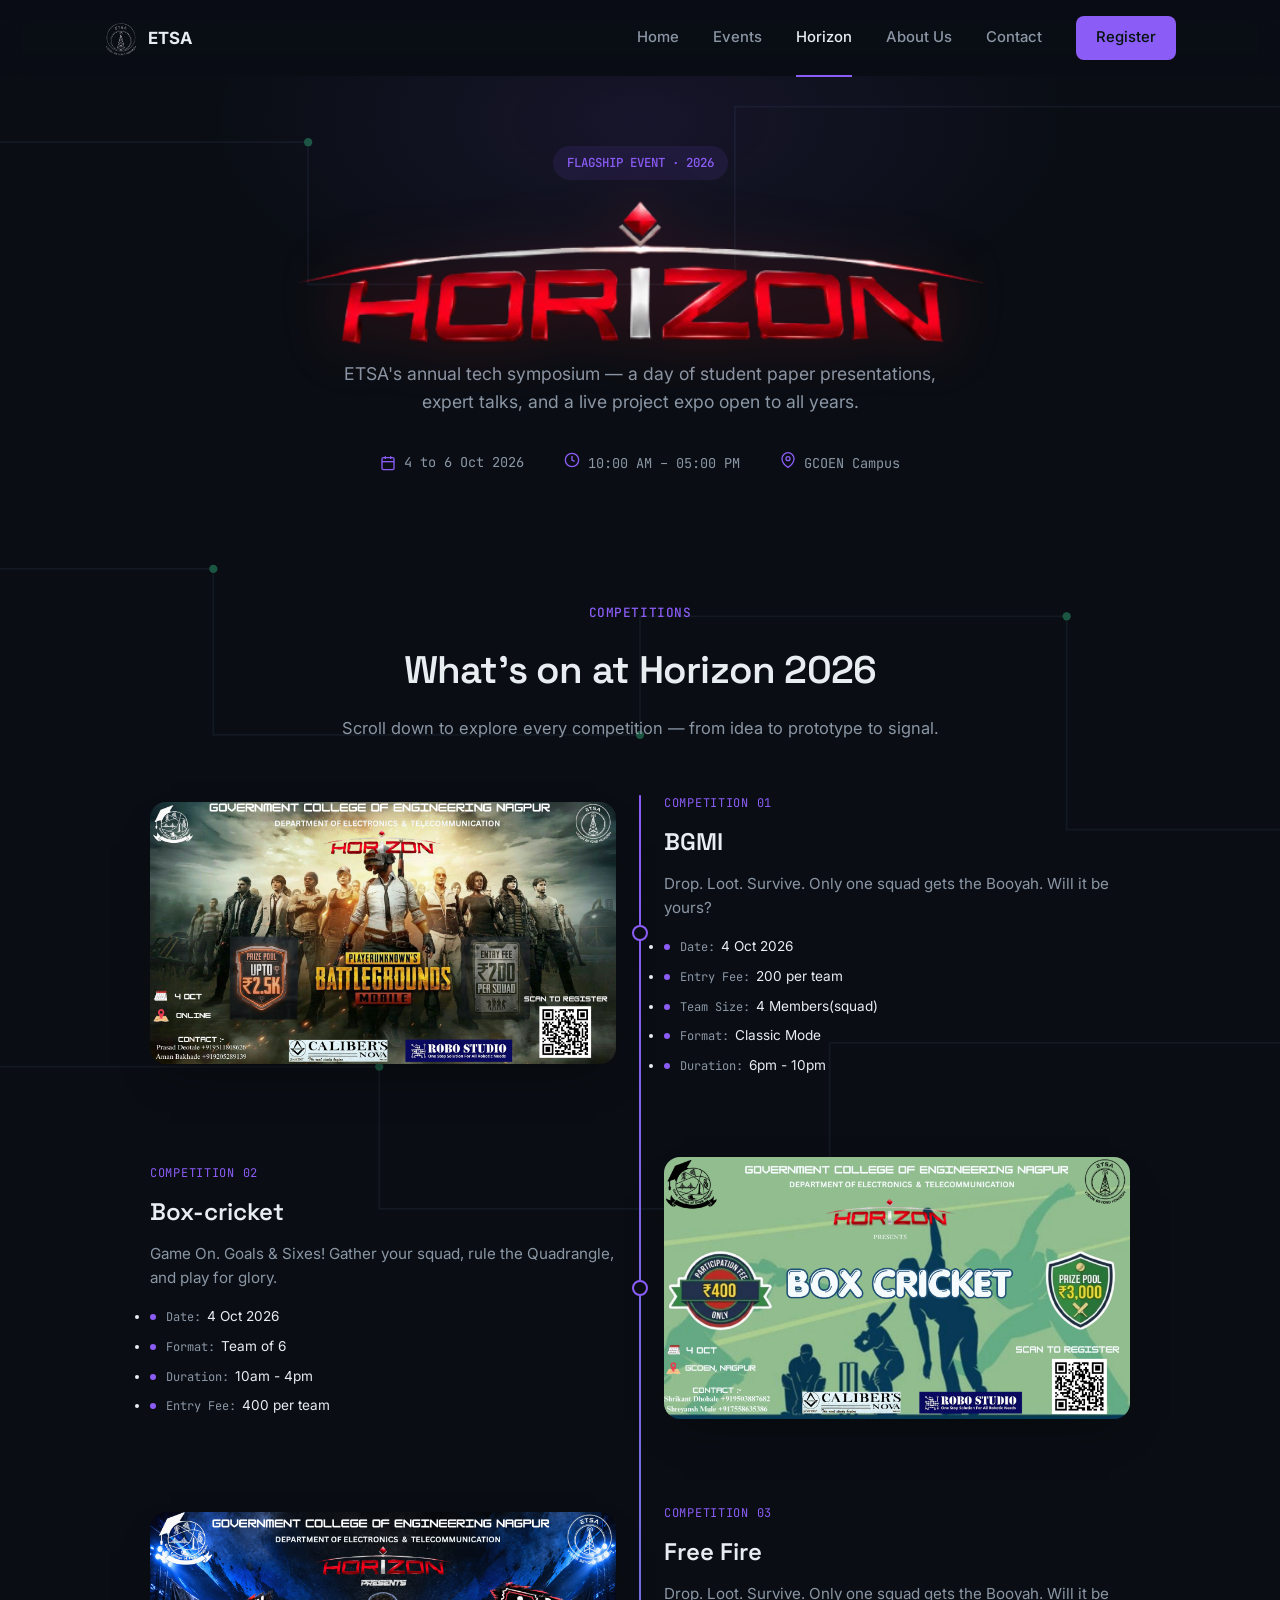
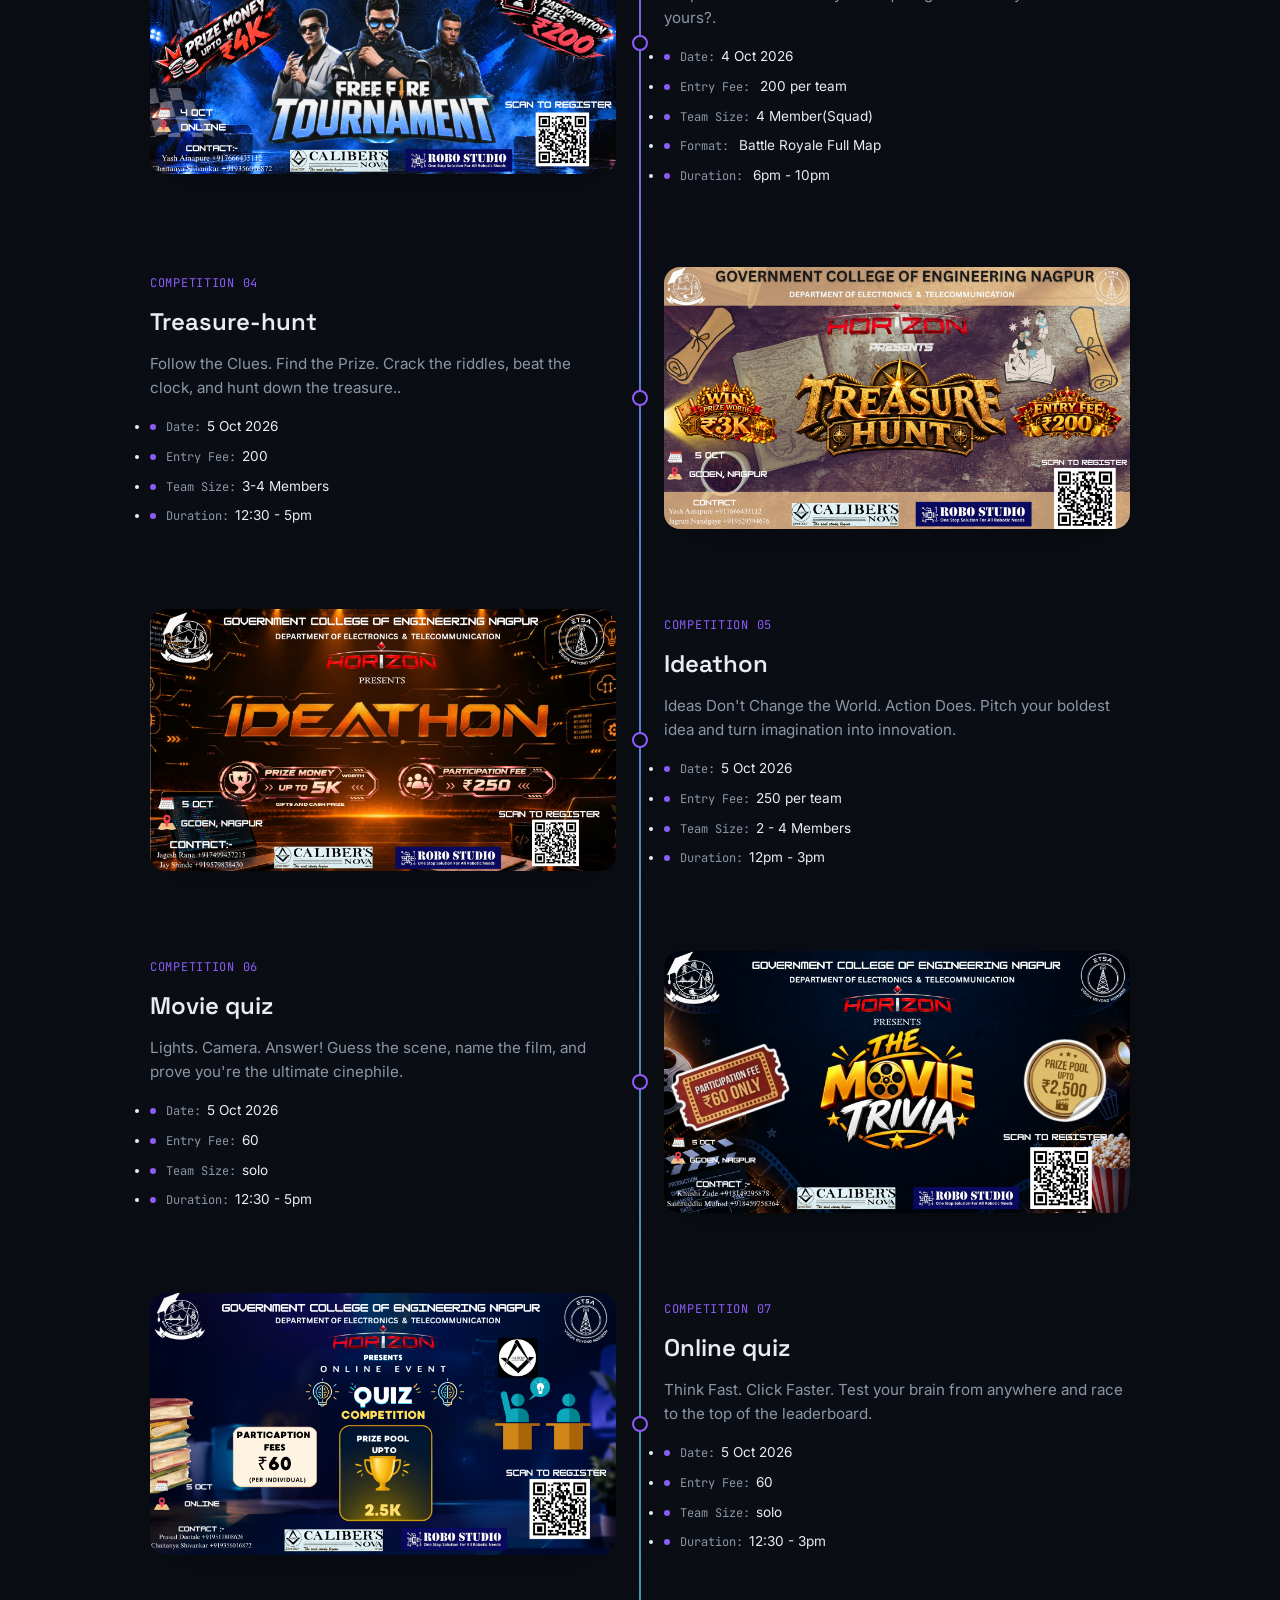
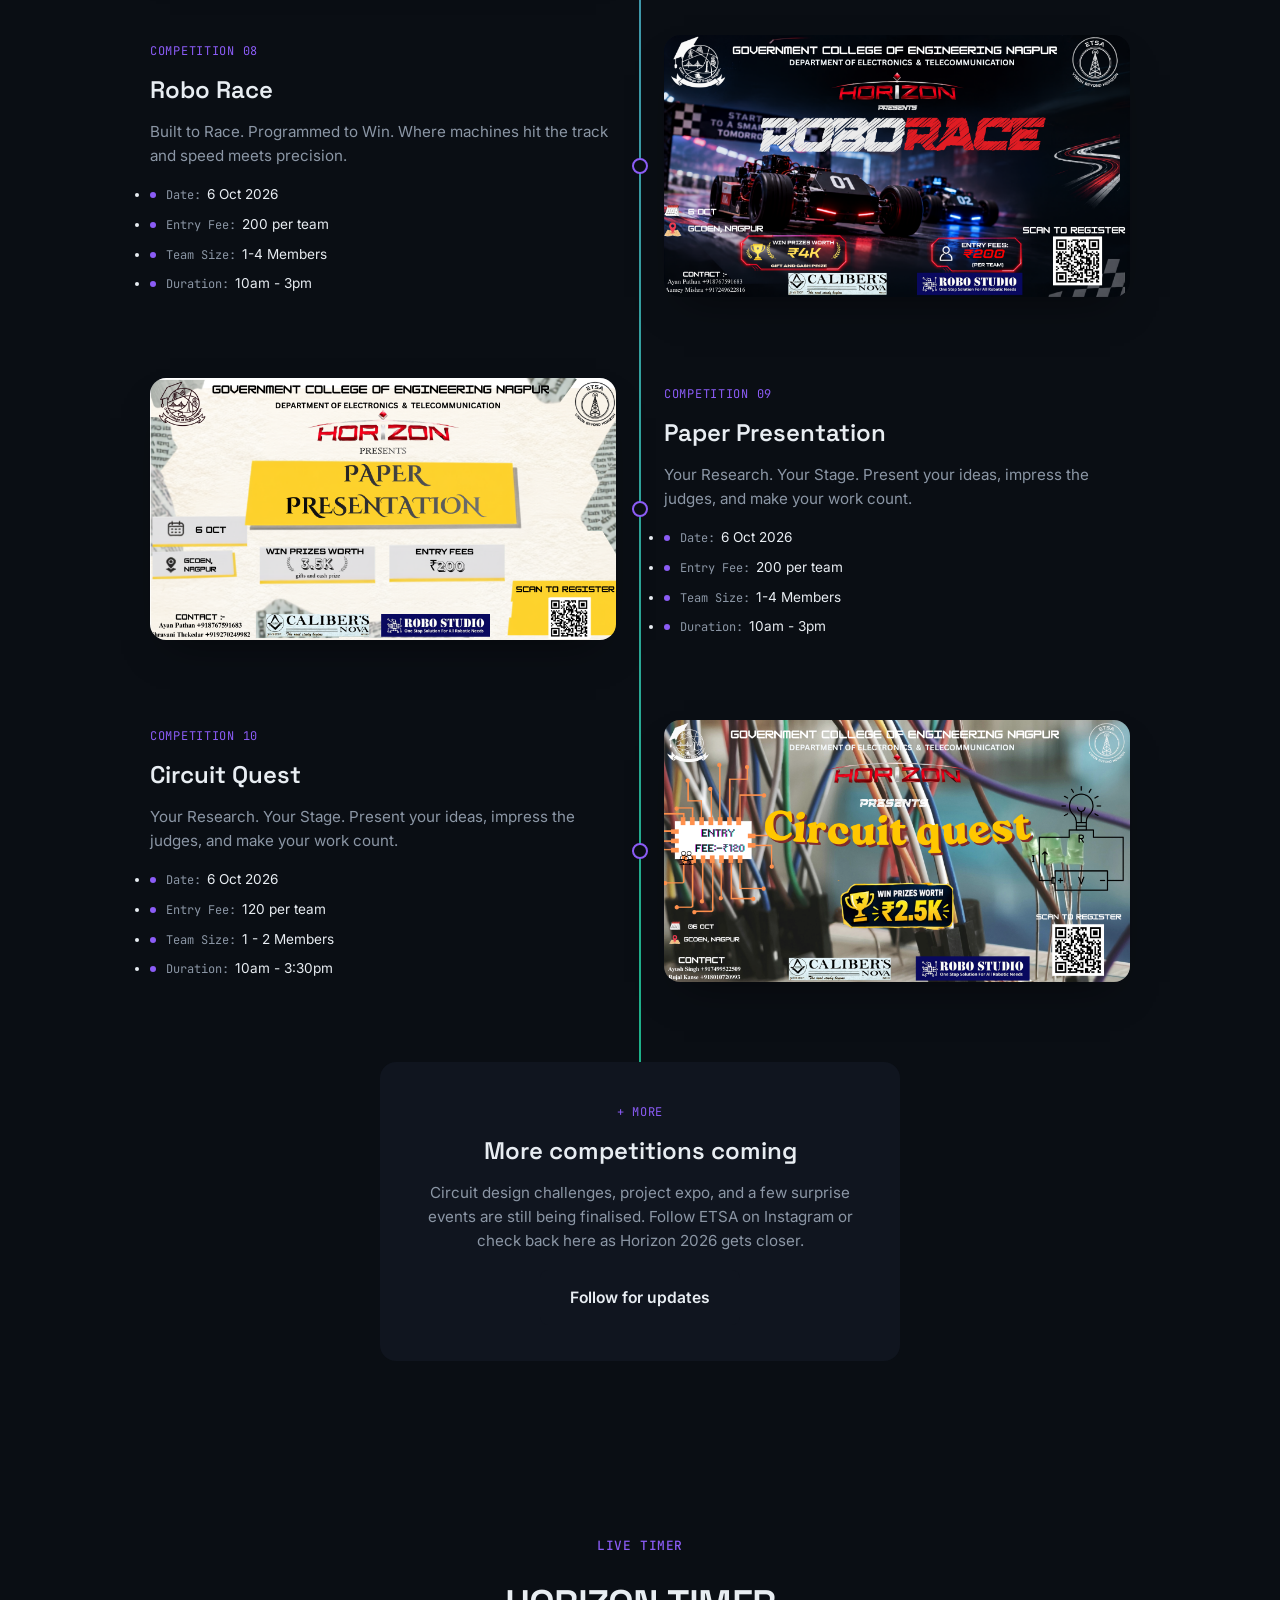
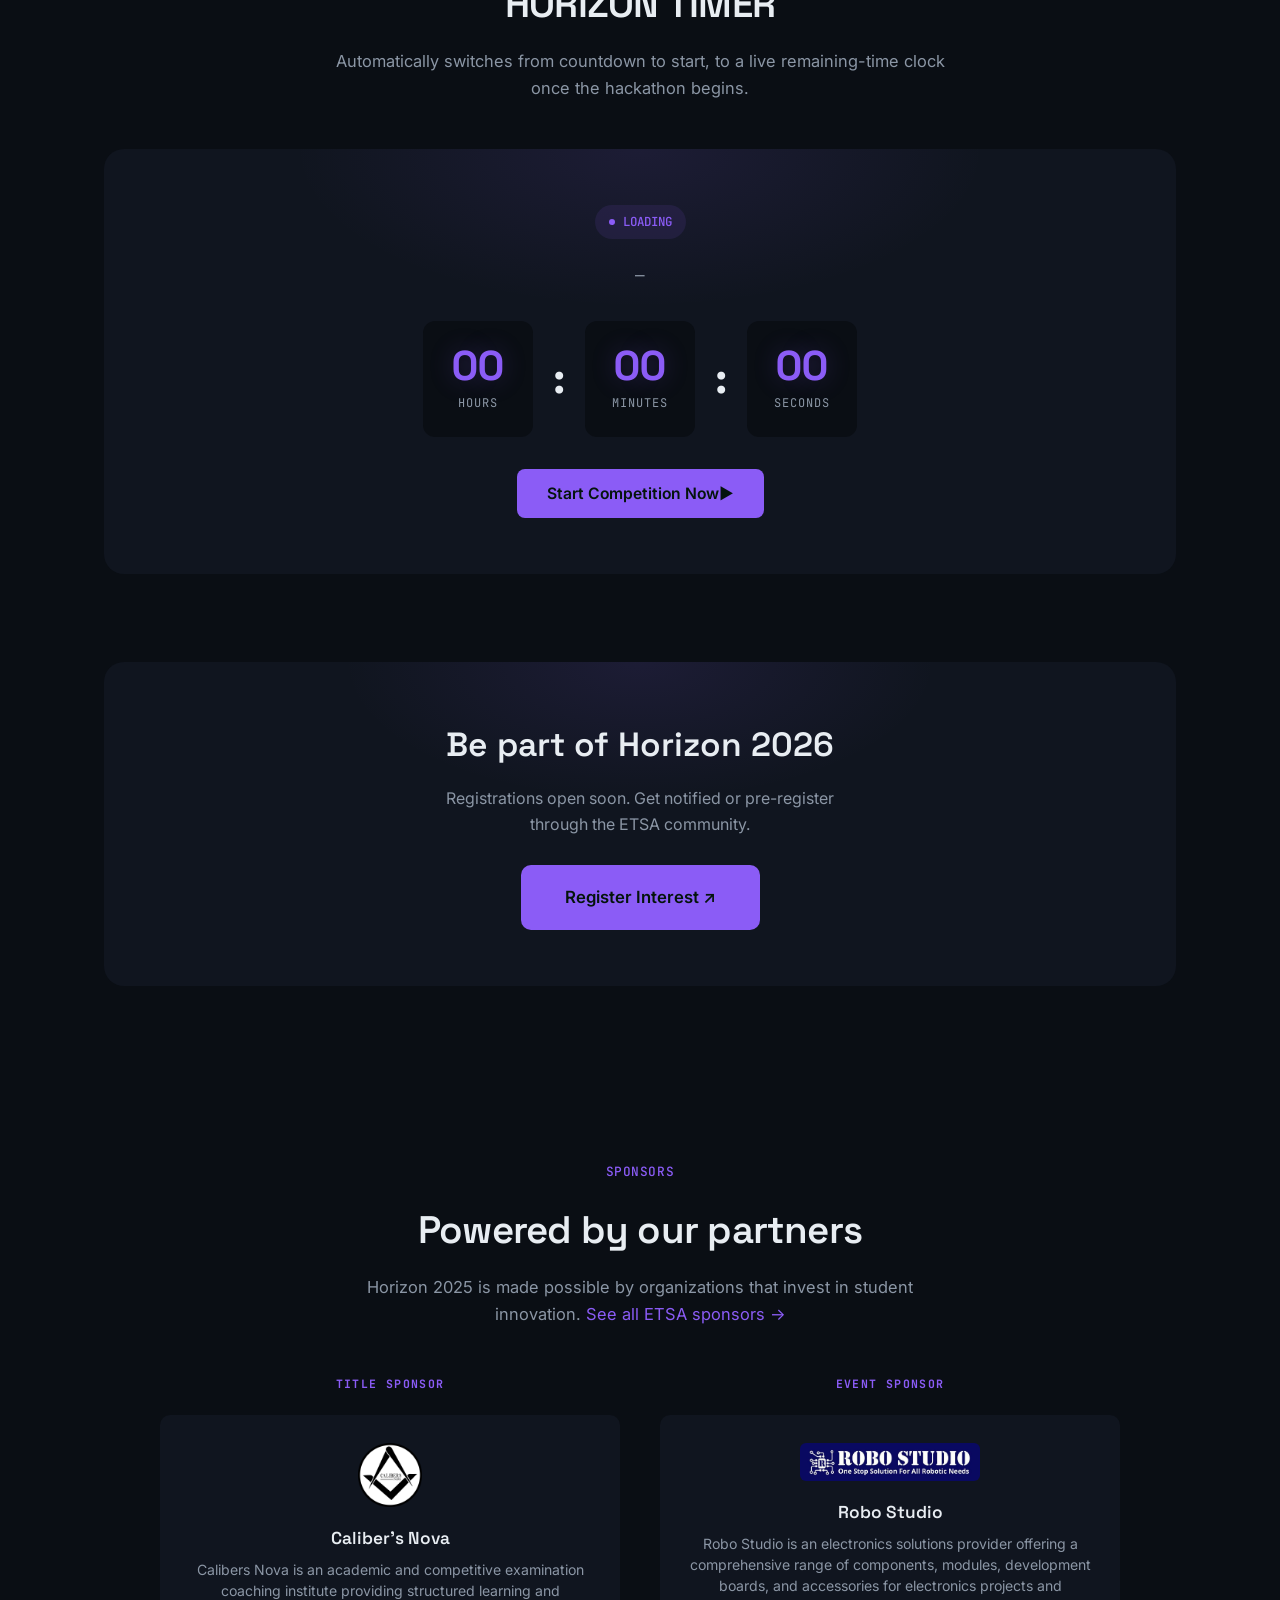
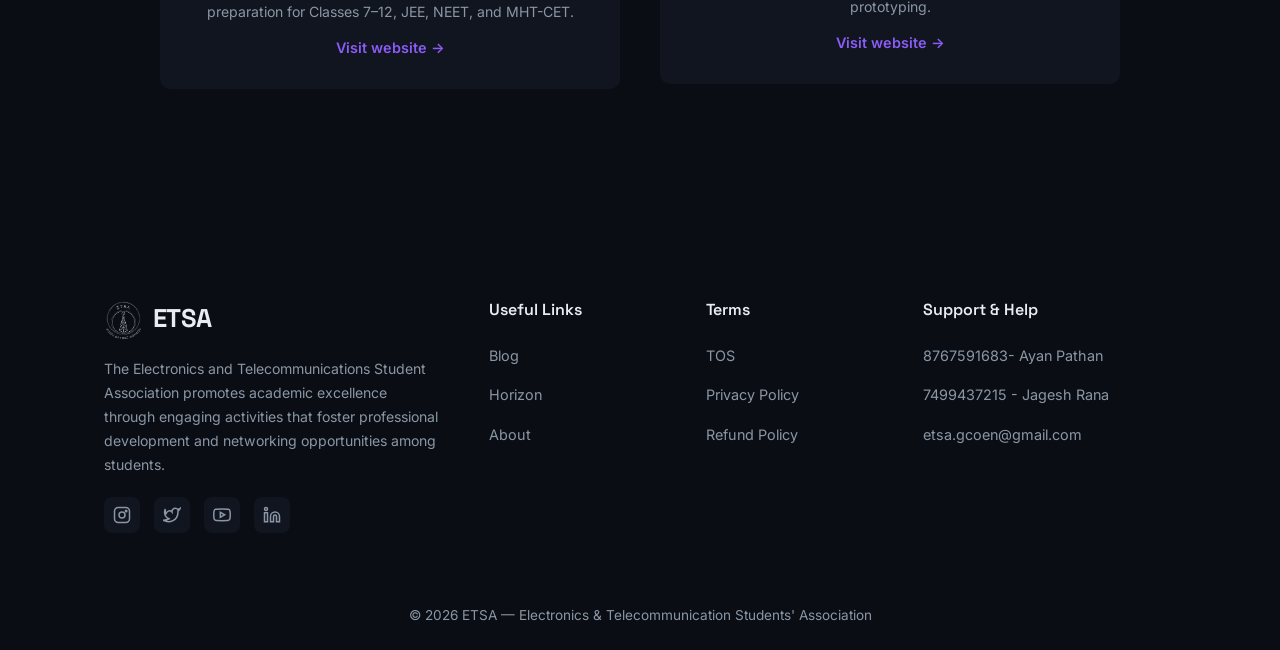
<file: horizon.html>
<!DOCTYPE html>
<html lang="en">
<head>
<meta charset="UTF-8">
<meta name="viewport" content="width=device-width, initial-scale=1.0">
<title>Horizon 2026 — ETSA</title>
<link rel="icon" type="image/JPG" href="LOGO33.jpg">
<meta name="description" content="Horizon 2025 — ETSA's flagship tech symposium. Paper presentations, expert talks, project expo.">
<link rel="preconnect" href="https://fonts.googleapis.com">
<link href="https://fonts.googleapis.com/css2?family=Space+Grotesk:wght@400;500;600;700&family=JetBrains+Mono:wght@400;500&family=Inter:wght@400;500;600;700&display=swap" rel="stylesheet">
<link rel="stylesheet" href="style.css">
</head>
<body>
<svg class="traces" viewBox="0 0 1080 1400" preserveAspectRatio="none" xmlns="http://www.w3.org/2000/svg">
  <path d="M0 120 H260 V240 H620 V90 H1080" stroke="#1c2532" stroke-width="1.5" fill="none"/>
  <path d="M0 480 H180 V620 H540 V520 H900 V700 H1080" stroke="#1c2532" stroke-width="1.5" fill="none"/>
  <path d="M0 900 H320 V1020 H700 V880 H1080" stroke="#1c2532" stroke-width="1.5" fill="none"/>
  <circle cx="260" cy="120" r="3.5" fill="#2a9d6e"/>
  <circle cx="620" cy="240" r="3.5" fill="#2a9d6e"/>
  <circle cx="180" cy="480" r="3.5" fill="#2a9d6e"/>
  <circle cx="540" cy="620" r="3.5" fill="#2a9d6e"/>
  <circle cx="900" cy="520" r="3.5" fill="#2a9d6e"/>
  <circle cx="320" cy="900" r="3.5" fill="#2a9d6e"/>
  <circle cx="700" cy="1020" r="3.5" fill="#2a9d6e"/>
</svg>

<header>
  <nav class="wrap">
    
<!--LOGO PUT HERE-->
<div class="logo">
  <img src="ETSA-LOGO.png" alt="ETSA logo" class="logo-mark">
  <span>ETSA</span>
</div>

    
    <input type="checkbox" id="nav-check" class="nav-check">
    <label for="nav-check" class="nav-toggle" aria-label="Toggle menu">
      <span></span><span></span><span></span>
    </label>
    <div class="nav-links" id="nav-links">
      <a href="index.html">Home</a>
      <a href="events.html">Events</a>
      <a href="horizon.html" class="active">Horizon</a>
      <a href="about.html">About Us</a>
      <a href="contact.html">Contact</a>
      <a href="register.html" class="nav-cta">Register</a>
    </div>
    <label for="nav-check" class="nav-backdrop" aria-hidden="true"></label>
  </nav>
</header>

<section class="event-hero">
  <div class="wrap event-hero-inner">
    <span class="eyebrow">FLAGSHIP EVENT · 2026</span>
<!-- HORIZON logo image -->
    <h1 class="horizon-logo-title">
      <img src="HOIZON LOGO.png" alt="Horizon 2026" class="horizon-logo">
    </h1>
    <p class="sub">ETSA's annual tech symposium — a day of student paper presentations, expert talks, and a live project expo open to all years.</p>
    <div class="event-meta-row">
      <span><svg viewBox="0 0 24 24" fill="none" stroke="currentColor" stroke-width="2"><rect x="3" y="4" width="18" height="18" rx="2" ry="2"/><line x1="16" y1="2" x2="16" y2="6"/><line x1="8" y1="2" x2="8" y2="6"/><line x1="3" y1="10" x2="21" y2="10"/></svg> 4 to 6 Oct 2026</span>
      <span> <a href="https://shorturl.at/ixEsD" target="_blank" rel="noopener"><svg viewBox="0 0 24 24" fill="none" stroke="currentColor" stroke-width="2"><circle cx="12" cy="12" r="10"/><polyline points="12 6 12 12 16 14"/></svg> 10:00 AM – 05:00 PM</a></span>
      <span><a href="https://shorturl.at/ixEsD" target="_blank" rel="noopener"><svg viewBox="0 0 24 24" fill="none" stroke="currentColor" stroke-width="2"><path d="M21 10c0 7-9 13-9 13s-9-6-9-13a9 9 0 0 1 18 0z"/><circle cx="12" cy="10" r="3"/></svg> GCOEN Campus</a></span>
    </div>
  </div>
</section>

<section id="competitions">
    <div class="wrap">
      <div class="section-head center">
        <span class="section-tag mono">COMPETITIONS</span>
        <h2 class="section-title">What's on at Horizon 2026</h2>
        <p class="lead">Scroll down to explore every competition — from idea to prototype to signal.</p>
      </div>

      <div class="comp-timeline">
        <div class="comp-line-track">
          <div class="comp-line-fill"></div>
        </div>

        <!-- EDIT: replace comp-poster background + swap in an <img src="poster-ideathon.jpg"> for a real poster -->
        <article class="comp-item">
          <span class="comp-ghost-num" aria-hidden="true">01</span>
          <div class="comp-poster comp-poster--image">
            <a href="https://docs.google.com/forms/d/1QyGOlUOhgGbQCoJ5ol8k9lgb-vtGkK2Xcv0CkeyYT5w/viewform" target="_blank" rel="noopener">
              <img src="POSTERS/BGMI.png" alt="BGMI POSTER – Horizon 2026">
              <span class="comp-poster-shine"></span>
            </a>
          </div>
          <div class="comp-info">
            <span class="comp-tag mono">COMPETITION 01</span>
            <h3>BGMI</h3>
            <p>Drop. Loot. Survive. Only one squad gets the Booyah. Will it be yours?
            </p>
            <ul class="comp-facts">
              <li><span>Date:</span>4 Oct 2026</li>
              <li><span>Entry Fee:</span>200 per team</li>
              <li><span>Team Size:</span>4 Members(squad)</li>
              <li><span>Format:</span>Classic Mode</li>
              <li><span>Duration:</span>6pm - 10pm</li>
            </ul>
          </div>
          <div class="comp-marker"><span class="comp-marker-pulse"></span></div>
        </article>

        <article class="comp-item comp-item--reverse">
          <span class="comp-ghost-num" aria-hidden="true">02</span>
          <div class="comp-poster comp-poster--image">
            <a href="https://forms.gle/V2rebKTDVBs5dgRj6" target="_blank" rel="noopener">
              <img src="POSTERS/BOX CRICKET.png" alt="Futsal poster – Horizon 2026">
              <span class="comp-poster-shine"></span>
            </a>
          </div>
          <div class="comp-info">
            <span class="comp-tag mono">COMPETITION 02</span>
            <h3>Box-cricket</h3>
            <p>Game On. Goals & Sixes!
              Gather your squad, rule the Quadrangle, and play for glory.</p>
            <ul class="comp-facts">
              <li><span>Date:</span>4 Oct 2026</li>
              <li><span>Format:</span>Team of 6</li>
              <li><span>Duration:</span>10am - 4pm </li>
              <li><span>Entry Fee:</span>400 per team</li>
            </ul>
          </div>
          <div class="comp-marker"><span class="comp-marker-pulse"></span></div>
        </article>

        <article class="comp-item">
          <span class="comp-ghost-num" aria-hidden="true">03</span>
          <div class="comp-poster comp-poster--image">
            <a href="https://forms.gle/8za3GGnhnkmN6phJ8" target="_blank" rel="noopener">
              <img src="POSTERS/FREE FIRE.png" alt="BOX CRICKET poster – Horizon 2026">
              <span class="comp-poster-shine"></span>
            </a>
          </div>
          <div class="comp-info">
            <span class="comp-tag mono">COMPETITION 03</span>
            <h3>Free Fire</h3>
            <p>Drop. Loot. Survive.
              Only one squad gets the Booyah. Will it be yours?.</p>
            <ul class="comp-facts">
              <li><span>Date:</span>4 Oct 2026</li>
              <li><span>Entry Fee:</span> 200 per team</li>
              <li><span>Team Size:</span>4 Member(Squad)</li>
              <li><span>Format:</span> Battle Royale Full Map</li>
              <li><span>Duration:</span> 6pm - 10pm</li>
            </ul>
          </div>
          <div class="comp-marker"><span class="comp-marker-pulse"></span></div>
        </article>

        <article class="comp-item comp-item--reverse">
          <span class="comp-ghost-num" aria-hidden="true">04</span>
          <div class="comp-poster comp-poster--image">
            <a href="https://forms.gle/49GW4LJuc3RDCnWYA" target="_blank" rel="noopener">
              <img src="POSTERS/TREASURE HUNT.png" alt="Futsal poster – Horizon 2026">
              <span class="comp-poster-shine"></span>
            </a>
          </div>
          <div class="comp-info">
            <span class="comp-tag mono">COMPETITION 04</span>
            <h3>Treasure-hunt</h3>
            <p>Follow the Clues. Find the Prize.
              Crack the riddles, beat the clock, and hunt down the treasure..</p>
            <ul class="comp-facts">
              <li><span>Date:</span>5 Oct 2026</li>
              <li><span>Entry Fee:</span>200</li>
              <li><span>Team Size:</span>3-4 Members</li>
              <li><span>Duration:</span>12:30 - 5pm</li>
            </ul>
          </div>
          <div class="comp-marker"><span class="comp-marker-pulse"></span></div>
        </article>



        <article class="comp-item">
          <span class="comp-ghost-num" aria-hidden="true">05</span>
          <div class="comp-poster comp-poster--image">
            <a href="https://forms.gle/p7sgxbsVBj856q9i6" target="_blank" rel="noopener">
              <img src="POSTERS/IDEATHON.png" alt="Ideathon poster –Horizon 2026">
              <span class="comp-poster-shine"></span>
            </a>
          </div>
          <div class="comp-info">
            <span class="comp-tag mono">COMPETITION 05</span>
            <h3>Ideathon</h3>
            <p>Ideas Don't Change the World. Action Does.
              Pitch your boldest idea and turn imagination into innovation.</p>
            <ul class="comp-facts">
              <li><span>Date:</span>5 Oct 2026</li>
              <li><span>Entry Fee:</span>250 per team</li>
              <li><span>Team Size:</span>2 - 4 Members</li>
              <li><span>Duration:</span>12pm - 3pm</li>
            </ul>
          </div>
          <div class="comp-marker"><span class="comp-marker-pulse"></span></div>
        </article>

        <article class="comp-item comp-item--reverse">
          <span class="comp-ghost-num" aria-hidden="true">06</span>
          <div class="comp-poster comp-poster--image">
            <a href="https://forms.gle/xaQYtEPA9Lrd1mZ99" target="_blank" rel="noopener">
              <img src="POSTERS/MOVIE QUIZ.png" alt="movie quiz poster – Horizon 2026">
              <span class="comp-poster-shine"></span>
            </a>
          </div>
          <div class="comp-info">
            <span class="comp-tag mono">COMPETITION 06</span>
            <h3>Movie quiz</h3>
            <p>Lights. Camera. Answer!
              Guess the scene, name the film, and prove you're the ultimate cinephile.</p>
            <ul class="comp-facts">
              <li><span>Date:</span>5 Oct 2026</li>
              <li><span>Entry Fee:</span>60</li>
              <li><span>Team Size:</span>solo</li>
              <li><span>Duration:</span>12:30 - 5pm</li>
            </ul>
          </div>
          <div class="comp-marker"><span class="comp-marker-pulse"></span></div>
        </article>

        <article class="comp-item">
          <span class="comp-ghost-num" aria-hidden="true">07</span>
          <div class="comp-poster comp-poster--image">
            <a href="https://forms.gle/HYc4kExmwTuW7o859" target="_blank" rel="noopener">
              <img src="POSTERS/ONLINE QUIZ.png" alt="online quiz poster – Horizon 2026">
              <span class="comp-poster-shine"></span>
            </a>
          </div>
          <div class="comp-info">
            <span class="comp-tag mono">COMPETITION 07</span>
            <h3>Online quiz</h3>
            <p>Think Fast. Click Faster.
              Test your brain from anywhere and race to the top of the leaderboard.</p>
            <ul class="comp-facts">
              <li><span>Date:</span>5 Oct 2026</li>
              <li><span>Entry Fee:</span>60</li>
              <li><span>Team Size:</span>solo</li>
              <li><span>Duration:</span>12:30 - 3pm</li>
            </ul>
          </div>
          <div class="comp-marker"><span class="comp-marker-pulse"></span></div>
        </article>

        <article class="comp-item comp-item--reverse">
          <span class="comp-ghost-num" aria-hidden="true">08</span>
          <div class="comp-poster comp-poster--image">
            <a href="https://forms.gle/Uy5cfcKqKoJqK6Wr8" target="_blank" rel="noopener">
              <img src="POSTERS/ROBO RACE.png" alt="Futsal poster – Horizon 2026">
              <span class="comp-poster-shine"></span>
            </a>
          </div>
          <div class="comp-info">
            <span class="comp-tag mono">COMPETITION 08</span>
            <h3>Robo Race</h3>
            <p>Built to Race. Programmed to Win.
              Where machines hit the track and speed meets precision.</p>
            <ul class="comp-facts">
              <li><span>Date:</span>6 Oct 2026</li>
              <li><span>Entry Fee:</span>200 per team</li>
              <li><span>Team Size:</span>1-4 Members</li>
              <li><span>Duration:</span>10am - 3pm</li>
            </ul>
          </div>
          <div class="comp-marker"><span class="comp-marker-pulse"></span></div>
        </article>

        <article class="comp-item">
          <span class="comp-ghost-num" aria-hidden="true">09</span>
          <div class="comp-poster comp-poster--image">
            <a href="https://forms.gle/xkz4erWZdjpRNFmNA" target="_blank" rel="noopener">
              <img src="POSTERS/PAPER PRESENTATION.png" alt="paper presentation poster – Horizon 2026">
              <span class="comp-poster-shine"></span>
            </a>
          </div>
          <div class="comp-info">
            <span class="comp-tag mono">COMPETITION 09</span>
            <h3>Paper Presentation</h3>
            <p>Your Research. Your Stage.
              Present your ideas, impress the judges, and make your work count.
            </p>
            <ul class="comp-facts">
              <li><span>Date:</span>6 Oct 2026</li>
              <li><span>Entry Fee:</span>200 per team</li>
              <li><span>Team Size:</span>1-4 Members</li>
              <li><span>Duration:</span>10am - 3pm</li>
            </ul>
          </div>
          <div class="comp-marker"><span class="comp-marker-pulse"></span></div>
        </article>

         <article class="comp-item comp-item--reverse">
          <span class="comp-ghost-num" aria-hidden="true">10</span>
          <div class="comp-poster comp-poster--image">
            <a href="https://forms.gle/ygy7vDvA9xzykvVu6" target="_blank" rel="noopener">
              <img src="POSTERS/CIRCUIT QUEST.png" alt="paper presentation poster – Horizon 2026">
              <span class="comp-poster-shine"></span>
            </a>
          </div>
          <div class="comp-info">
            <span class="comp-tag mono">COMPETITION 10</span>
             <a href="https://forms.gle/ygy7vDvA9xzykvVu6" target="_blank" rel="noopener">
            <h3>Circuit Quest</h3>
            <p>Your Research. Your Stage.
              Present your ideas, impress the judges, and make your work count.
            </p>
             </a>
            <ul class="comp-facts">
              <li><span>Date:</span>6 Oct 2026</li>
              <li><span>Entry Fee:</span>120 per team</li>
              <li><span>Team Size:</span>1 - 2 Members</li>
              <li><span>Duration:</span>10am - 3:30pm</li>
            </ul>
          </div>
          <div class="comp-marker"><span class="comp-marker-pulse"></span></div>
        </article>


        <!-- EDIT: duplicate a .comp-item block above (alternate reverse/non-reverse) for every additional competition -->
        <article class="comp-item comp-item--more">
          <div class="comp-info comp-info--center">
            <span class="comp-tag mono">+ MORE</span>
            <h3>More competitions coming</h3>
            <p>Circuit design challenges, project expo, and a few surprise events are still being finalised. Follow ETSA
              on Instagram or check back here as Horizon 2026 gets closer.</p>
            <a href="https://www.instagram.com/etsa.gcoen/" class="btn btn-ghost" target="_blank" rel="noopener">Follow
              for updates</a>
          </div>
        </article>

      </div>
    </div>
  </section>


<!--Hackthon timer section -->
<section id="hackathon-timer">
  <div class="wrap">
    <div class="section-head center">
      <span class="section-tag mono">LIVE TIMER</span>
      <h2 class="section-title">HORIZON TIMER</h2>
      <p class="lead">Automatically switches from countdown to start, to a live remaining-time clock once the hackathon begins.</p>
    </div>
    <div class="timer-panel">
      <div class="timer-status" id="timer-status-badge">LOADING</div>
      <div class="timer-label mono" id="timer-context-label">—</div>
      <div class="timer-grid" id="timer-display">
        <div class="timer-box">
          <div class="digits" id="tm-hh">00</div>
          <div class="cd-unit">Hours</div>
        </div>
        <div class="timer-sep">:</div>
        <div class="timer-box">
          <div class="digits" id="tm-mm">00</div>
          <div class="cd-unit">Minutes</div>
        </div>
        <div class="timer-sep">:</div>
        <div class="timer-box">
          <div class="digits" id="tm-ss">00</div>
          <div class="cd-unit">Seconds</div>
        </div>
      </div>
      <div class="timer-progress-wrap" id="timer-progress-wrap" style="display:none;">
        <div class="timer-progress-track">
          <div class="timer-progress-fill" id="timer-progress-fill"></div>
        </div>
        <div class="timer-progress-caption">
          <span>Started</span>
          <span id="timer-progress-pct">0% complete</span>
          <span>Ends</span>
        </div>
      </div>

      <!-- ORGANIZER ONLY: press this the moment the hackathon actually begins -->
      <div id="organizer-controls" style="margin-top:32px;">
        <button id="start-hackathon-btn" class="btn btn-primary">Start Competition Now▶</button>
        <div id="share-url-box" style="display:none; margin-top:20px;">
          <div class="field-hint" style="margin-bottom:8px;">Hackathon started! Share this exact link with participants so their timer matches yours:</div>
          <div style="display:flex; gap:8px; flex-wrap:wrap; justify-content:center;">
            <input id="share-url-input" type="text" readonly
              style="flex:1; min-width:240px; padding:12px 14px; border-radius:8px; border:1px solid var(--line); background:#151b26; color:var(--ink); font-family:'JetBrains Mono',monospace; font-size:0.82rem;">
            <button id="copy-url-btn" class="btn btn-ghost" style="padding:12px 20px;">Copy Link</button>
          </div>
        </div>
      </div>
    </div>
  </div>
</section>



<section style="padding-top:0;">
  <div class="wrap">
    <div class="cta-band">
      <h2>Be part of Horizon 2026</h2>
      <p>Registrations open soon. Get notified or pre-register through the ETSA community.</p>
      <a href="register.html" class="btn btn-primary btn-big">Register Interest ↗</a>
    </div>
  </div>
</section>

 <!--sponser section-->
<section>
  <div class="wrap">
    <div class="section-head center">
      <span class="section-tag mono">SPONSORS</span>
      <h2 class="section-title">Powered by our partners</h2>
      <p class="lead">Horizon 2025 is made possible by organizations that invest in student innovation. <a href="index.html#sponsors" style="color:var(--signal-deep);">See all ETSA sponsors →</a></p>
    </div>
    <div class="sponsor-grid">
      <div class="sponsor-tier-row">
        <div class="sponsor-tier">
          <h3 class="tier-label mono">Title Sponsor</h3>
          <a class="sponsor-card title" href="https://share.google/ILih47iPiz2US4111" target="_blank" rel="noopener">
            <img src="sponsers logo/CALIBERS NOVA.png" alt="Caliber's Nova logo" class="sponsor-logo-img">
            <h4>Caliber's Nova</h4>
            <p>Calibers Nova is an academic and competitive examination coaching institute providing structured learning and preparation for Classes 7–12, JEE, NEET, and MHT-CET.</p>
            <span class="link">Visit website →</span>
          </a>
        </div>
        <div class="sponsor-tier">
          <h3 class="tier-label mono">Event Sponsor</h3>
          <div class="sponsor-row">
            <a class="sponsor-card" href="https://share.google/yvv5bQA3eCC3dDyyL" target="_blank" rel="noopener">
              <img src="sponsers logo/ROBO STUDIO.jpg" alt="Robo Studio logo" class="sponsor-logo-img sponsor-logo-img--wide">
              <h4>Robo Studio</h4>
              <p>Robo Studio is an electronics solutions provider offering a comprehensive range of components, modules, development boards, and accessories for electronics projects and prototyping.</p>
              <span class="link">Visit website →</span>
            </a>
          </div>
        </div>
      </div>
    </div>
  </div>
</section>

<!--FOOTER -->
<footer>
  <div class="wrap footer-grid">
    <div class="footer-brand">
      <div class="footer-logo-row">
        <img src="ETSA-LOGO.png" alt="ETSA logo" class="footer-logo-mark">
        <div class="footer-logo-text">ETSA</div>
      </div>
      <p>The Electronics and Telecommunications Student Association promotes academic excellence through engaging activities that foster professional development and networking opportunities among students.</p>
      <div class="footer-socials">
        <a href="https://www.instagram.com/etsa.gcoen/" aria-label="Instagram" target="_blank" rel="noopener">
          <svg width="18" height="18" viewBox="0 0 24 24" fill="none" stroke="currentColor" stroke-width="2"><rect x="2" y="2" width="20" height="20" rx="5"/><circle cx="12" cy="12" r="4"/><circle cx="17.5" cy="6.5" r="1"/></svg>
        </a>
        <a href="#" aria-label="Twitter">
          <svg width="18" height="18" viewBox="0 0 24 24" fill="none" stroke="currentColor" stroke-width="2"><path d="M23 3a10.9 10.9 0 0 1-3.14 1.53A4.48 4.48 0 0 0 12 8a4.48 4.48 0 0 0-7.86 3.14A12.94 12.94 0 0 1 3 4s-4 9 5 13a13.64 13.64 0 0 1-8 2c9 5 20 0 20-11.5a4.5 4.5 0 0 0-.08-.83A7.72 7.72 0 0 0 23 3z"/></svg>
        </a>
        <a href="#" aria-label="YouTube">
          <svg width="18" height="18" viewBox="0 0 24 24" fill="none" stroke="currentColor" stroke-width="2"><path d="M22.54 6.42a2.78 2.78 0 0 0-1.94-2C18.88 4 12 4 12 4s-6.88 0-8.6.46a2.78 2.78 0 0 0-1.94 2A29 29 0 0 0 1 11.75a29 29 0 0 0 .46 5.33A2.78 2.78 0 0 0 3.4 19.1C5.12 19.56 12 19.56 12 19.56s6.88 0 8.6-.46a2.78 2.78 0 0 0 1.94-2A29 29 0 0 0 23 11.75a29 29 0 0 0-.46-5.33z"/><polygon points="9.75 15.02 15.5 11.75 9.75 8.48 9.75 15.02"/></svg>
        </a>
        <a href="https://www.linkedin.com/in/etsa-gcoen-025bbb23a/" aria-label="LinkedIn" target="_blank" rel="noopener">
          <svg width="18" height="18" viewBox="0 0 24 24" fill="none" stroke="currentColor" stroke-width="2"><path d="M16 8a6 6 0 0 1 6 6v7h-4v-7a2 2 0 0 0-4 0v7h-4v-7a6 6 0 0 1 6-6z"/><rect x="2" y="9" width="4" height="12"/><circle cx="4" cy="4" r="2"/></svg>
        </a>
      </div>
    </div>
    <div class="footer-col">
      <h4>Useful Links</h4>
      <ul>
        <li><a href="#">Blog</a></li>
        <li><a href="horizon.html">Horizon</a></li>
        <li><a href="about.html">About</a></li>
      </ul>
    </div>
    <div class="footer-col">
      <h4>Terms</h4>
      <ul>
        <li><a href="#">TOS</a></li>
        <li><a href="#">Privacy Policy</a></li>
        <li><a href="#">Refund Policy</a></li>
      </ul>
    </div>
    <div class="footer-col">
      <h4>Support &amp; Help</h4>
      <ul>
        <li><a href="tel:8767591683">8767591683- Ayan Pathan</a></li>
        <li><a href="tel:7499437215">7499437215 - Jagesh Rana</a></li>
        <li><a href="mailto:etsa.gcoen@gmail.com">etsa.gcoen@gmail.com</a></li>
      </ul>
    </div>
  </div>
  <div class="wrap footer-bottom">
    <div class="footer-note">© 2026 ETSA — Electronics &amp; Telecommunication Students' Association</div>
  </div>
</footer>
  
<!--HACKTHON OR COMPETITION TIMER SUBSCRIPT-->
<script>
  //  how many hours the hackathon runs
  var HACKATHON_DURATION_HOURS = 2 ;

  // HOW THIS WORKS:
  // - If the page URL has ?start=169999999999 in it, the timer reads
  //   that exact moment as the real start time (this is what happens
  //   for participants who open the link the organizer shares).
  // - If there's NO ?start= in the URL, a "Start Hackathon Now" button
  //   is shown. The organizer clicks it the moment the event begins.
  //   This creates a special link (with ?start= added) that they then
  //   copy and share with everyone so all timers match exactly.
 

  var HACKATHON_START = null;
  var HACKATHON_END = null;
  var timerIntervalHandle = null;

  function pad(n){ return String(n).padStart(2, '0'); }

  function beginTimerFrom(startTimestamp){
    HACKATHON_START = new Date(startTimestamp);
    HACKATHON_END = new Date(HACKATHON_START.getTime() + HACKATHON_DURATION_HOURS * 60 * 60 * 1000);
    updateHackathonTimer();
    if(timerIntervalHandle) clearInterval(timerIntervalHandle);
    timerIntervalHandle = setInterval(updateHackathonTimer, 1000);
  }

  function updateHackathonTimer(){
    var now = new Date();
    var statusBadge = document.getElementById('timer-status-badge');
    var contextLabel = document.getElementById('timer-context-label');
    var progressWrap = document.getElementById('timer-progress-wrap');
    var progressFill = document.getElementById('timer-progress-fill');
    var progressPct = document.getElementById('timer-progress-pct');
    var display = document.getElementById('timer-display');
    if(!statusBadge || !HACKATHON_START) return;

    var remaining;

    if(now < HACKATHON_START){
      statusBadge.textContent = 'STARTS SOON';
      contextLabel.textContent = 'Time until the hackathon begins';
      progressWrap.style.display = 'none';
      remaining = HACKATHON_START - now;
    } else if(now >= HACKATHON_START && now < HACKATHON_END){
      statusBadge.textContent = 'LIVE NOW';
      contextLabel.textContent = 'Time remaining in the Competition';
      progressWrap.style.display = 'block';
      remaining = HACKATHON_END - now;

      var totalDuration = HACKATHON_END - HACKATHON_START;
      var elapsed = now - HACKATHON_START;
      var pct = Math.min(100, Math.max(0, (elapsed / totalDuration) * 100));
      progressFill.style.width = pct.toFixed(1) + '%';
      progressPct.textContent = Math.round(pct) + '% complete';
    } else {
      statusBadge.textContent = 'ENDED';
      display.innerHTML = '<div class="timer-ended">Hackathon has ended — thanks for participating!</div>';
      contextLabel.textContent = 'See you at the next one';
      progressWrap.style.display = 'block';
      progressFill.style.width = '100%';
      progressPct.textContent = '100% complete';
      clearInterval(timerIntervalHandle);
      return;
    }

    var totalSeconds = Math.floor(remaining / 1000);
    var hh = Math.floor(totalSeconds / 3600);
    var mm = Math.floor((totalSeconds % 3600) / 60);
    var ss = totalSeconds % 60;

    var hhEl = document.getElementById('tm-hh');
    var mmEl = document.getElementById('tm-mm');
    var ssEl = document.getElementById('tm-ss');
    if(hhEl){ hhEl.textContent = pad(hh); }
    if(mmEl){ mmEl.textContent = pad(mm); }
    if(ssEl){ ssEl.textContent = pad(ss); }
  }

  // ---- Check the URL for an existing start time ----
  var urlParams = new URLSearchParams(window.location.search);
  var startParam = urlParams.get('start');

  if(startParam){
    // This visitor opened a link that already has the start time in it
    document.getElementById('organizer-controls').style.display = 'none';
    beginTimerFrom(parseInt(startParam, 10));
  } else {
    // No start time yet — show the organizer's "Start" button
    document.getElementById('start-hackathon-btn').addEventListener('click', function(){
      var nowTimestamp = Date.now();

      // Build a shareable link with ?start= added
      var shareUrl = window.location.origin + window.location.pathname + '?start=' + nowTimestamp;

      // Update this browser's own address bar too (optional, doesn't reload the page)
      window.history.replaceState({}, '', shareUrl);

      // Show link to the organizer can copy it
      document.getElementById('start-hackathon-btn').style.display = 'none';
      document.getElementById('share-url-box').style.display = 'block';
      document.getElementById('share-url-input').value = shareUrl;

      beginTimerFrom(nowTimestamp);
    });

    document.getElementById('copy-url-btn').addEventListener('click', function(){
      var input = document.getElementById('share-url-input');
      input.select();
      navigator.clipboard.writeText(input.value).then(function(){
        var btn = document.getElementById('copy-url-btn');
        var original = btn.textContent;
        btn.textContent = 'Copied ✓';
        setTimeout(function(){ btn.textContent = original; }, 1500);
      });
    });
  }
</script>

</body>
</html>
</file>
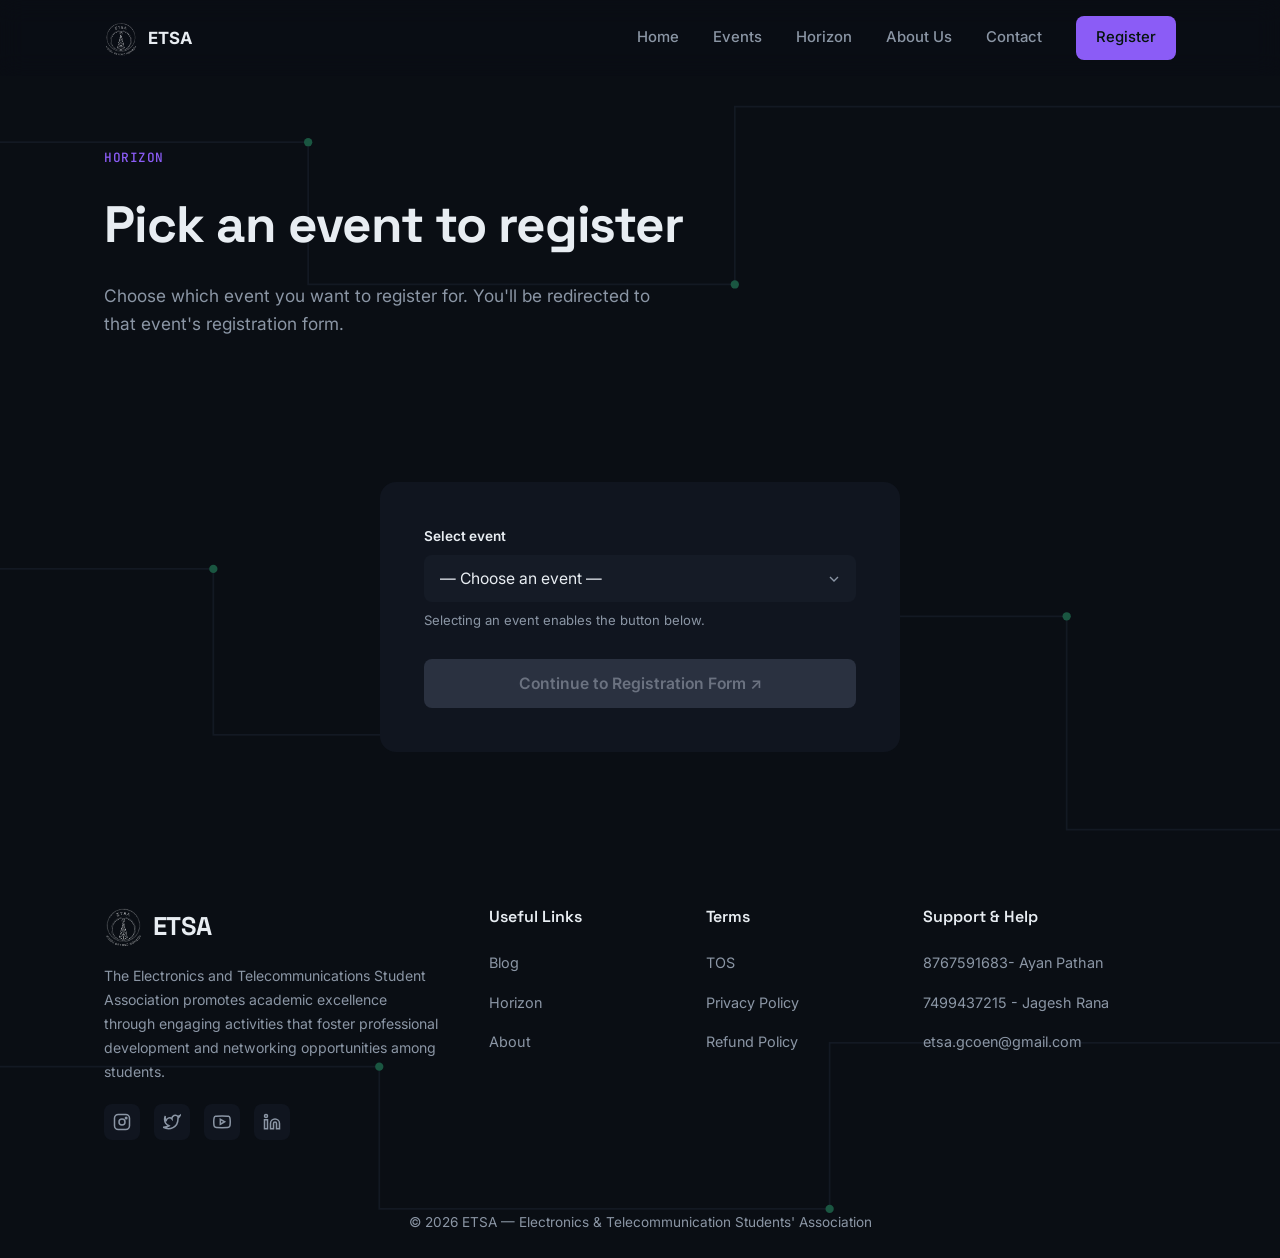
<file: register.html>
<!DOCTYPE html>
<html lang="en">
<head>
<meta charset="UTF-8">
<meta name="viewport" content="width=device-width, initial-scale=1.0">
<title>Register — ETSA</title>
<link rel="icon" type="image/JPG" href="LOGO33.jpg">
<link rel="preconnect" href="https://fonts.googleapis.com">
<link href="https://fonts.googleapis.com/css2?family=Space+Grotesk:wght@400;500;600;700&family=JetBrains+Mono:wght@400;500&family=Inter:wght@400;500;600;700&display=swap" rel="stylesheet">
<link rel="stylesheet" href="style.css">
</head>
<body>
<svg class="traces" viewBox="0 0 1080 1400" preserveAspectRatio="none" xmlns="http://www.w3.org/2000/svg">
  <path d="M0 120 H260 V240 H620 V90 H1080" stroke="#1c2532" stroke-width="1.5" fill="none"/>
  <path d="M0 480 H180 V620 H540 V520 H900 V700 H1080" stroke="#1c2532" stroke-width="1.5" fill="none"/>
  <path d="M0 900 H320 V1020 H700 V880 H1080" stroke="#1c2532" stroke-width="1.5" fill="none"/>
  <circle cx="260" cy="120" r="3.5" fill="#2a9d6e"/>
  <circle cx="620" cy="240" r="3.5" fill="#2a9d6e"/>
  <circle cx="180" cy="480" r="3.5" fill="#2a9d6e"/>
  <circle cx="540" cy="620" r="3.5" fill="#2a9d6e"/>
  <circle cx="900" cy="520" r="3.5" fill="#2a9d6e"/>
  <circle cx="320" cy="900" r="3.5" fill="#2a9d6e"/>
  <circle cx="700" cy="1020" r="3.5" fill="#2a9d6e"/>
</svg>

<header>
  <nav class="wrap">
    
<!--LOGO PUT HERE-->
<div class="logo">
  <img src="ETSA-LOGO.png" alt="ETSA logo" class="logo-mark">
  <span>ETSA</span>
</div>

    
    <input type="checkbox" id="nav-check" class="nav-check">
    <label for="nav-check" class="nav-toggle" aria-label="Toggle menu">
      <span></span><span></span><span></span>
    </label>
    <div class="nav-links" id="nav-links">
      <a href="index.html">Home</a>
      <a href="events.html">Events</a>
      <a href="horizon.html">Horizon</a>
      <a href="about.html">About Us</a>
      <a href="contact.html">Contact</a>
      <a href="register.html" class="nav-cta">Register</a>
    </div>
    <label for="nav-check" class="nav-backdrop" aria-hidden="true"></label>
  </nav>
</header>

<section class="page-hero">
  <div class="wrap">
    <span class="section-tag mono">HORIZON</span>
    <h1 class="page-title">Pick an event to register</h1>
    <p class="sub">Choose which event you want to register for. You'll be redirected to that event's registration form.</p>
  </div>
</section>

<section>
  <div class="wrap">
    <div class="register-panel">
      <div class="field">
        <label for="event-select">Select event</label>
        <!--
          EDIT: change the value="" URLs below to your real Google Form links.
             as a placeholder — replace before going live.
        -->
        <select id="event-select" onchange="document.getElementById('go-btn').disabled = !this.value;">
          <option value="" selected disabled>— Choose an event —</option>
          <option value="https://docs.google.com/forms/d/1QyGOlUOhgGbQCoJ5ol8k9lgb-vtGkK2Xcv0CkeyYT5w/viewform">BGMI</option>
          <option value="https://forms.gle/WZwG1A7Ys2V8MyMy5">Box Cricket</option>
          <option value="https://forms.gle/qcrqtctZwGauA6k79">Free Fire</option>
          <option value="https://forms.gle/eaLu7a6fJDPMrnBP9">Treasure Hunt</option>
          <option value="https://forms.gle/PjNBSPvTfLUGT8x17">Ideathon</option>
          <option value="https://forms.gle/eMsVkCuLTN2Z7xiT7">Movie Quiz</option>
          <option value="https://forms.gle/WJwpF6MUts7Bif1Q9">Online Quiz</option>
          <option value="https://forms.gle/4H8vEiMym3J5y8J8A">Robo Race</option>
          <option value="https://forms.gle/k1ZfsSCyRzckjq7G8">Paper Presentation</option>
          <option value="https://forms.gle/ygy7vDvA9xzykvVu6">Circuit Quest</option>
        </select>
        <div class="field-hint">Selecting an event enables the button below.</div>
      </div>
      <button id="go-btn" class="btn btn-primary" disabled onclick="
        var url = document.getElementById('event-select').value;
        if(url){ window.open(url, '_blank', 'noopener'); }
      ">Continue to Registration Form ↗</button>
    </div>
  </div>
</section>

<!--FOOTER -->
<footer>
  <div class="wrap footer-grid">
    <div class="footer-brand">
      <div class="footer-logo-row">
        <img src="ETSA-LOGO.png" alt="ETSA logo" class="footer-logo-mark">
        <div class="footer-logo-text">ETSA</div>
      </div>
      <p>The Electronics and Telecommunications Student Association promotes academic excellence through engaging activities that foster professional development and networking opportunities among students.</p>
      <div class="footer-socials">
        <a href="https://www.instagram.com/etsa.gcoen/" aria-label="Instagram" target="_blank" rel="noopener">
          <svg width="18" height="18" viewBox="0 0 24 24" fill="none" stroke="currentColor" stroke-width="2"><rect x="2" y="2" width="20" height="20" rx="5"/><circle cx="12" cy="12" r="4"/><circle cx="17.5" cy="6.5" r="1"/></svg>
        </a>
        <a href="#" aria-label="Twitter">
          <svg width="18" height="18" viewBox="0 0 24 24" fill="none" stroke="currentColor" stroke-width="2"><path d="M23 3a10.9 10.9 0 0 1-3.14 1.53A4.48 4.48 0 0 0 12 8a4.48 4.48 0 0 0-7.86 3.14A12.94 12.94 0 0 1 3 4s-4 9 5 13a13.64 13.64 0 0 1-8 2c9 5 20 0 20-11.5a4.5 4.5 0 0 0-.08-.83A7.72 7.72 0 0 0 23 3z"/></svg>
        </a>
        <a href="#" aria-label="YouTube">
          <svg width="18" height="18" viewBox="0 0 24 24" fill="none" stroke="currentColor" stroke-width="2"><path d="M22.54 6.42a2.78 2.78 0 0 0-1.94-2C18.88 4 12 4 12 4s-6.88 0-8.6.46a2.78 2.78 0 0 0-1.94 2A29 29 0 0 0 1 11.75a29 29 0 0 0 .46 5.33A2.78 2.78 0 0 0 3.4 19.1C5.12 19.56 12 19.56 12 19.56s6.88 0 8.6-.46a2.78 2.78 0 0 0 1.94-2A29 29 0 0 0 23 11.75a29 29 0 0 0-.46-5.33z"/><polygon points="9.75 15.02 15.5 11.75 9.75 8.48 9.75 15.02"/></svg>
        </a>
        <a href="https://www.linkedin.com/in/etsa-gcoen-025bbb23a/" aria-label="LinkedIn" target="_blank" rel="noopener">
          <svg width="18" height="18" viewBox="0 0 24 24" fill="none" stroke="currentColor" stroke-width="2"><path d="M16 8a6 6 0 0 1 6 6v7h-4v-7a2 2 0 0 0-4 0v7h-4v-7a6 6 0 0 1 6-6z"/><rect x="2" y="9" width="4" height="12"/><circle cx="4" cy="4" r="2"/></svg>
        </a>
      </div>
    </div>
    <div class="footer-col">
      <h4>Useful Links</h4>
      <ul>
        <li><a href="#">Blog</a></li>
        <li><a href="horizon.html">Horizon</a></li>
        <li><a href="about.html">About</a></li>
      </ul>
    </div>
    <div class="footer-col">
      <h4>Terms</h4>
      <ul>
        <li><a href="#">TOS</a></li>
        <li><a href="#">Privacy Policy</a></li>
        <li><a href="#">Refund Policy</a></li>
      </ul>
    </div>
    <div class="footer-col">
      <h4>Support &amp; Help</h4>
      <ul>
       <li><a href="tel:8767591683">8767591683- Ayan Pathan</a></li>
        <li><a href="tel:7499437215">7499437215 - Jagesh Rana</a></li>
        <li><a href="mailto:etsa.gcoen@gmail.com">etsa.gcoen@gmail.com</a></li>
      </ul>
    </div>
  </div>
  <div class="wrap footer-bottom">
    <div class="footer-note">© 2026 ETSA — Electronics &amp; Telecommunication Students' Association</div>
  </div>
</footer>

</body>
</html>
</file>
<file: style.css>
:root{
  --bg: #0a0e14;
  --bg-soft: #10151f;
  --ink: #e8edf2;
  --ink-dim: #8b96a5;.com
  --line: #1c2532;
  --signal: #8b5cf6;
  --signal-deep: #8b5cf6;
  --signal-tint: rgba(139,92,246,0.1);
  --copper: #eb98c8;
  --panel-ink: #ffffff;
  --radius: 10px;
}

*{
  margin:0;
  padding:0;
  box-sizing:border-box;
}

html{
  scroll-behavior:smooth;
}

body{
  background:var(--bg);
  color:var(--ink);
  font-family:'Inter',sans-serif;
  line-height:1.6;
  -webkit-font-smoothing:antialiased;
}

.traces{
  position:fixed;
  inset:0;
  z-index:-1;
  pointer-events:none;
  opacity:0.5;
}

.mono{
  font-family:'JetBrains Mono',monospace;
}

a{
  color:inherit;
  text-decoration:none;
}

.wrap{
  max-width:1120px;
  margin:0 auto;
  padding:0 24px;
}

::selection{
  background:var(--signal-tint);
  color:var(--signal-deep);
}


/* =========================================================
   NAVIGATION
   ========================================================= */

header{
  position:sticky;
  top:0;
  z-index:50;
  background:rgba(10,14,20,0.85);
  backdrop-filter:blur(12px);
  border-bottom:1px solid var(--line);
}

nav.wrap{
  display:flex;
  align-items:center;
  justify-content:space-between;
  height:76px;
  position:relative;
}

.logo{
  display:flex;
  align-items:center;
  gap:10px;
  font-weight:700;
  font-size:1.05rem;
}

.logo-mark{
  height:38px;
  width:auto;
  flex-shrink:0;
  object-fit:contain;
}

.nav-links{
  display:flex;
  gap:34px;
  align-items:center;
}

.nav-links a{
  color:var(--ink-dim);
  font-size:0.93rem;
  font-weight:500;
  transition:color .2s;
  position:relative;
}

.nav-links a:hover{
  color:var(--ink);
}

.nav-links a.active{
  color:var(--ink);
}

.nav-links a.active::after{
  content:'';
  position:absolute;
  left:0;
  right:0;
  bottom:-27px;
  height:2px;
  background:var(--signal);
}

.nav-cta{
  background:var(--signal);
  color:#04140c !important;
  padding:10px 20px;
  border-radius:8px;
  font-weight:600;
  font-size:0.88rem;
  transition:background .2s, transform .15s;
}

.nav-cta:hover{
  background:var(--copper);
  transform:translateY(-1px);
}

/* Hamburger toggle — pure CSS via hidden checkbox + label (no JavaScript) */
.nav-check{
  position:absolute;
  width:0;
  height:0;
  margin:0;
  padding:0;
  border:none;
  opacity:0;
  pointer-events:none;
}

.nav-toggle{
  display:none;
  flex-direction:column;
  justify-content:center;
  align-items:center;
  gap:5px;
  width:40px;
  height:40px;
  padding:0;
  background:transparent;
  border:1px solid var(--line);
  border-radius:8px;
  cursor:pointer;
  flex-shrink:0;
}

.nav-toggle span{
  display:block;
  width:20px;
  height:2px;
  background:var(--ink);
  border-radius:2px;
  transition:transform .3s cubic-bezier(.4,0,.2,1), opacity .2s ease;
}

.nav-check:checked ~ .nav-toggle span:nth-child(1){
  transform:translateY(7px) rotate(45deg);
}

.nav-check:checked ~ .nav-toggle span:nth-child(2){
  opacity:0;
}

.nav-check:checked ~ .nav-toggle span:nth-child(3){
  transform:translateY(-7px) rotate(-45deg);
}

/* Visible focus ring for keyboard users tabbing to the hidden checkbox */
.nav-check:focus-visible ~ .nav-toggle{
  outline:2px solid var(--signal);
  outline-offset:2px;
}

/* Full-page tap-to-close overlay behind the open mobile menu */
.nav-backdrop{
  display:none;
}


/* =========================================================
   PAGE HERO
   ========================================================= */

.page-hero{
  padding:72px 0 56px;
  border-bottom:1px solid var(--line);
}

.section-tag{
  font-family:'JetBrains Mono',monospace;
  color:var(--signal-deep);
  font-size:0.8rem;
  font-weight:500;
  letter-spacing:0.04em;
  display:block;
  margin-bottom:16px;
}

h1.page-title{
  font-family:'Space Grotesk',sans-serif;
  font-weight:700;
  letter-spacing:-0.02em;
  font-size:clamp(2.1rem,5vw,3.2rem);
}

.page-hero p.sub{
  color:var(--ink-dim);
  font-size:1.08rem;
  max-width:560px;
  margin-top:16px;
}


/* =========================================================
   SECTIONS
   ========================================================= */

section{
  padding:88px 0;
}

.section-head{
  max-width:620px;
  margin:0 auto 48px;
}

.section-head.center{
  text-align:center;
}

h2.section-title{
  font-family:'Space Grotesk',sans-serif;
  font-weight:600;
  font-size:clamp(1.8rem,4vw,2.4rem);
  letter-spacing:-0.02em;
  margin-bottom:14px;
}

.lead{
  color:var(--ink-dim);
  font-size:1.03rem;
}


/* =========================================================
   BUTTONS
   ========================================================= */

.btn{
  display:inline-flex;
  align-items:center;
  gap:8px;
  padding:15px 30px;
  border-radius:8px;
  font-weight:600;
  font-size:0.98rem;
  transition:transform .15s, box-shadow .2s, background .2s;
  border:none;
  cursor:pointer;
  font-family:inherit;
}

.btn-primary{
  background:var(--signal);
  color:#04140c;
}

.btn-primary:hover{
  background:var(--copper);
  transform:translateY(-2px);
  box-shadow:0 10px 28px rgba(196,181,253,0.25);
}

.btn-primary:disabled{
  background:#2a3140;
  color:#6b7280;
  cursor:not-allowed;
  transform:none;
  box-shadow:none;
}

.btn-ghost{
  background:var(--bg-soft);
  color:var(--ink);
  border:1px solid var(--line);
}

.btn-ghost:hover{
  border-color:var(--signal);
  color:var(--signal);
}

.btn-big{
  padding:19px 44px;
  font-size:1.05rem;
  border-radius:10px;
}


/* =========================================================
   FEATURE / CARD GRID
   ========================================================= */

.feature-grid{
  display:grid;
  grid-template-columns:repeat(3,1fr);
  gap:24px;
}

.feature-card{
  background:var(--bg-soft);
  border:1px solid var(--line);
  border-radius:var(--radius);
  padding:32px;
  transition:transform .2s, box-shadow .2s, border-color .2s;
}

.feature-card:hover{
  transform:translateY(-4px);
  box-shadow:0 16px 32px rgba(11,14,20,0.06);
  border-color:var(--signal);
}

.feature-card .icon{
  width:44px;
  height:44px;
  border-radius:10px;
  background:var(--signal-tint);
  color:var(--signal-deep);
  display:flex;
  align-items:center;
  justify-content:center;
  margin-bottom:20px;
}

.feature-card h3{
  font-family:'Space Grotesk',sans-serif;
  font-size:1.15rem;
  font-weight:600;
  margin-bottom:10px;
}

.feature-card p{
  color:var(--ink-dim);
  font-size:0.93rem;
}


/* =========================================================
   EVENT CARDS
   ========================================================= */

.event-grid{
  display:grid;
  grid-template-columns:repeat(2,1fr);
  gap:24px;
}

.event-card{
  border:1px solid var(--line);
  border-radius:var(--radius);
  overflow:hidden;
  transition:transform .2s, box-shadow .2s;
}

.event-card:hover{
  transform:translateY(-4px);
  box-shadow:0 16px 32px rgba(11,14,20,0.07);
}

.event-card .thumb{
  height:160px;
  display:flex;
  align-items:center;
  justify-content:center;
  font-family:'Space Grotesk',sans-serif;
  font-weight:700;
  font-size:1.4rem;
  color:#fff;
}

.event-card .body{
  padding:24px;
}

.event-card .tag{
  font-family:'JetBrains Mono',monospace;
  font-size:0.75rem;
  color:var(--signal-deep);
  margin-bottom:8px;
  display:block;
}

.event-card h3{
  font-family:'Space Grotesk',sans-serif;
  font-size:1.15rem;
  font-weight:600;
  margin-bottom:8px;
}

.event-card p{
  color:var(--ink-dim);
  font-size:0.92rem;
}

.event-card .meta{
  margin-top:14px;
  display:flex;
  gap:14px;
  font-size:0.82rem;
  color:var(--ink-dim);
  font-family:'JetBrains Mono',monospace;
}


/* =========================================================
   STATS
   ========================================================= */

.stat-strip{
  display:flex;
  justify-content:center;
  gap:64px;
  flex-wrap:wrap;
  padding:36px 0;
  border-top:1px solid var(--line);
  border-bottom:1px solid var(--line);
}

.stat-item{
  text-align:center;
}

.stat-item .num{
  font-family:'Space Grotesk',sans-serif;
  font-weight:700;
  font-size:2rem;
}

.stat-item .lbl{
  color:var(--ink-dim);
  font-size:0.85rem;
  margin-top:4px;
}


/* =========================================================
   REGISTER
   ========================================================= */

.register-panel{
  max-width:520px;
  margin:0 auto;
  background:var(--bg-soft);
  border:1px solid var(--line);
  border-radius:16px;
  padding:44px;
}

.field{
  margin-bottom:22px;
}

.field label{
  display:block;
  font-size:0.85rem;
  font-weight:600;
  margin-bottom:8px;
  color:var(--ink);
}

.field select{
  width:100%;
  padding:14px 16px;
  border-radius:8px;
  border:1px solid var(--line);
  background-color:#151b26;
  font-family:inherit;
  font-size:0.98rem;
  color:var(--ink);
  cursor:pointer;
  appearance:none;
  -webkit-appearance:none;
  background-image:url("data:image/svg+xml,%3Csvg xmlns='http://www.w3.org/2000/svg' width='16' height='16' viewBox='0 0 24 24' fill='none' stroke='%238b96a5' stroke-width='2'%3E%3Cpath d='M6 9l6 6 6-6'/%3E%3C/svg%3E");
  background-repeat:no-repeat;
  background-position:right 14px center;
}

.field select option{
  background:#151b26;
  color:var(--ink);
}

.field select:focus{
  outline:none;
  border-color:var(--signal);
}

.field-hint{
  font-size:0.82rem;
  color:var(--ink-dim);
  margin-top:8px;
}

.register-panel .btn{
  width:100%;
  justify-content:center;
  margin-top:6px;
}


/* =========================================================
   CONTACT
   ========================================================= */

.contact-grid{
  display:grid;
  grid-template-columns:repeat(3,1fr);
  gap:20px;
}

.contact-card{
  border:1px solid var(--line);
  border-radius:var(--radius);
  padding:28px;
  text-align:center;
  transition:transform .2s, border-color .2s;
}

.contact-card:hover{
  transform:translateY(-3px);
  border-color:var(--signal);
}

.contact-card .icon{
  width:44px;
  height:44px;
  border-radius:10px;
  background:var(--signal-tint);
  color:var(--signal-deep);
  display:flex;
  align-items:center;
  justify-content:center;
  margin:0 auto 16px;
}

.contact-card h3{
  font-family:'Space Grotesk',sans-serif;
  font-size:1.05rem;
  margin-bottom:6px;
}

.contact-card p{
  color:var(--ink-dim);
  font-size:0.9rem;
}

.contact-card a.link{
  color:var(--signal-deep);
  font-weight:600;
  font-size:0.92rem;
  display:inline-block;
  margin-top:10px;
}


/* =========================================================
   CTA BAND
   ========================================================= */

.cta-band{
  background:var(--bg-soft);
  border:1px solid var(--line);
  border-radius:20px;
  padding:56px;
  text-align:center;
  position:relative;
  overflow:hidden;
}

.cta-band::before{
  content:'';
  position:absolute;
  top:-140px;
  left:50%;
  transform:translateX(-50%);
  width:600px;
  height:280px;
  border-radius:50%;
  background:radial-gradient(
    ellipse,
    var(--signal-tint) 0%,
    transparent 70%
  );
  pointer-events:none;
}

.cta-band h2{
  color:var(--ink);
  font-family:'Space Grotesk',sans-serif;
  font-size:clamp(1.6rem,3.4vw,2.1rem);
  font-weight:600;
  margin-bottom:14px;
  position:relative;
}

.cta-band p{
  color:var(--ink-dim);
  max-width:440px;
  margin:0 auto 28px;
  position:relative;
}

.cta-band .btn{
  position:relative;
}


/* =========================================================
   COUNTDOWN
   ========================================================= */

.countdown-section{
  padding:0 0 88px;
}

.countdown-panel{
  background:var(--bg-soft);
  border:1px solid var(--line);
  border-radius:20px;
  padding:56px;
  text-align:center;
  position:relative;
  overflow:hidden;
}

.countdown-panel::before{
  content:'';
  position:absolute;
  top:-160px;
  left:50%;
  transform:translateX(-50%);
  width:700px;
  height:320px;
  border-radius:50%;
  background:radial-gradient(
    ellipse,
    var(--signal-tint) 0%,
    transparent 70%
  );
  pointer-events:none;
}

.countdown-panel .inner{
  position:relative;
}

.countdown-panel > *{
  position:relative;
}

.countdown-panel .section-tag{
  justify-content:center;
  display:flex;
}

.countdown-panel h2{
  font-family:'Space Grotesk',sans-serif;
  font-weight:600;
  font-size:clamp(1.6rem,3.4vw,2.2rem);
  margin-bottom:8px;
  letter-spacing:-0.02em;
}

.countdown-panel .event-label{
  color:var(--signal);
  font-family:'JetBrains Mono',monospace;
  font-size:0.95rem;
  margin-bottom:36px;
}

.countdown-label{
  color:var(--ink-dim);
  font-size:1rem;
  margin-bottom:32px;
}

.countdown-grid{
  display:flex;
  justify-content:center;
  gap:20px;
  flex-wrap:wrap;
}

.countdown-box{
  background:var(--bg);
  border:1px solid var(--line);
  border-radius:12px;
  min-width:110px;
  padding:22px 18px;
  transition:border-color .2s;
}

.countdown-box:hover{
  border-color:var(--signal);
}

.countdown-box .num,
.countdown-box .digits{
  font-family:'Space Grotesk',sans-serif;
  font-weight:700;
  font-size:2.6rem;
  color:var(--signal);
  line-height:1;
  font-variant-numeric:tabular-nums;
  text-shadow:0 0 24px rgba(139,92,246,0.25);
}

.countdown-box .unit,
.countdown-box .cd-unit{
  font-family:'JetBrains Mono',monospace;
  font-size:0.75rem;
  color:var(--ink-dim);
  letter-spacing:0.08em;
  text-transform:uppercase;
  margin-top:8px;
}

.countdown-sep{
  display:flex;
  align-items:center;
  font-family:'JetBrains Mono',monospace;
  font-size:2rem;
  color:var(--line);
  font-weight:500;
}

.countdown-ended{
  font-family:'Space Grotesk',sans-serif;
  font-weight:600;
  font-size:1.6rem;
  color:var(--signal);
  padding:20px 0;
}

.countdown-panel .btn{
  margin-top:36px;
  position:relative;
}


/* =========================================================
   HACKATHON LIVE TIMER
   ========================================================= */

.timer-panel{
  background:var(--bg-soft);
  border:1px solid var(--line);
  border-radius:20px;
  padding:56px;
  text-align:center;
  position:relative;
  overflow:hidden;
}

.timer-panel::before{
  content:'';
  position:absolute;
  top:-160px;
  left:50%;
  transform:translateX(-50%);
  width:700px;
  height:320px;
  border-radius:50%;
  background:radial-gradient(
    ellipse,
    var(--signal-tint) 0%,
    transparent 70%
  );
  pointer-events:none;
}

.timer-panel > *{
  position:relative;
}

.timer-status{
  display:inline-flex;
  align-items:center;
  gap:8px;
  font-family:'JetBrains Mono',monospace;
  font-size:0.78rem;
  color:var(--signal-deep);
  background:var(--signal-tint);
  padding:7px 14px;
  border-radius:20px;
  margin-bottom:24px;
  font-weight:500;
}

.timer-status::before{
  content:'';
  width:6px;
  height:6px;
  border-radius:50%;
  background:var(--signal);
  animation:pulse 1.8s infinite;
}

.timer-label{
  color:var(--ink-dim);
  font-size:1rem;
  margin-bottom:32px;
}

.timer-grid{
  display:flex;
  justify-content:center;
  gap:20px;
  flex-wrap:wrap;
}

.timer-box{
  background:var(--bg);
  border:1px solid var(--line);
  border-radius:12px;
  padding:24px 20px;
  min-width:110px;
}

.timer-box .digits{
  font-family:'Space Grotesk',sans-serif;
  font-weight:700;
  font-size:2.6rem;
  color:var(--signal);
  line-height:1;
  font-variant-numeric:tabular-nums;
  text-shadow:0 0 24px rgba(139,92,246,0.25);
}

.timer-box .cd-unit{
  font-family:'JetBrains Mono',monospace;
  font-size:0.75rem;
  color:var(--ink-dim);
  letter-spacing:0.08em;
  text-transform:uppercase;
  margin-top:8px;
}

.timer-sep{
  font-family:'Space Grotesk',sans-serif;
  font-weight:700;
  font-size:2.6rem;
  color:var(--line);
  align-self:center;
  display:flex;
  align-items:center;
}

.timer-ended{
  font-family:'Space Grotesk',sans-serif;
  font-weight:600;
  font-size:1.6rem;
  color:var(--signal);
  padding:20px 0;
}

.timer-progress-wrap{
  max-width:520px;
  margin:36px auto 0;
}

.timer-progress-track{
  width:100%;
  height:8px;
  border-radius:20px;
  background:var(--bg);
  border:1px solid var(--line);
  overflow:hidden;
}

.timer-progress-fill{
  height:100%;
  width:0%;
  background:linear-gradient(
    90deg,
    var(--signal-deep),
    var(--signal)
  );
  border-radius:20px;
  transition:width 1s linear;
  box-shadow:0 0 12px rgba(139,92,246,0.5);
}

.timer-progress-caption{
  display:flex;
  justify-content:space-between;
  margin-top:10px;
  font-family:'JetBrains Mono',monospace;
  font-size:0.78rem;
  color:var(--ink-dim);
}


/* =========================================================
   FACULTY / HOD / BRANCH COORDINATOR
   ========================================================= */

.faculty-grid{
  display:grid;
  grid-template-columns:repeat(2,1fr);
  gap:30px;
  max-width:850px;
  margin:40px auto 0;
}

.faculty-card{
  text-align:center;
  padding:34px 28px;
  background:var(--bg-soft);
  border:1px solid var(--line);
  border-radius:18px;
  transition:
    transform .25s,
    border-color .25s,
    box-shadow .25s;
}

.faculty-card:hover{
  transform:translateY(-5px);
  border-color:var(--signal);
  box-shadow:0 14px 30px rgba(139,92,246,0.08);
}

.faculty-photo{
  width:180px;
  height:180px;
  border-radius:50%;
  object-fit:cover;
  display:block;
  margin:0 auto 20px;
  border:3px solid var(--signal);
  box-shadow:0 0 0 6px var(--signal-tint);
}

.faculty-card h3{
  font-family:'Space Grotesk',sans-serif;
  font-size:1.3rem;
  font-weight:600;
  margin-bottom:6px;
}

.faculty-card .faculty-role{
  color:var(--signal);
  font-family:'JetBrains Mono',monospace;
  font-size:0.82rem;
  font-weight:500;
  margin-bottom:14px;
}

.faculty-card .faculty-info{
  color:var(--ink-dim);
  font-size:0.88rem;
  line-height:1.65;
  max-width:350px;
  margin:0 auto;
}


/* =========================================================
   SPONSOR SECTIONS
   ========================================================= */

.sponsor-grid{
  max-width:960px;
  margin:0 auto;
}

.sponsor-tier{
  margin-bottom:56px;
}

.sponsor-tier:last-child{
  margin-bottom:0;
}

.tier-label{
  font-family:'JetBrains Mono',monospace;
  font-size:0.72rem;
  color:var(--signal-deep);
  letter-spacing:0.12em;
  text-transform:uppercase;
  margin-bottom:22px;
  text-align:center;
}

.sponsor-row{
  display:grid;
  grid-template-columns:repeat(auto-fit,minmax(220px,1fr));
  gap:20px;
}

.sponsor-card{
  background:var(--bg-soft);
  border:1px solid var(--line);
  border-radius:var(--radius);
  padding:28px 24px;
  text-align:center;
  transition:
    transform .25s,
    border-color .25s,
    box-shadow .25s;
}

.sponsor-card:hover{
  transform:translateY(-5px);
  border-color:var(--signal);
  box-shadow:0 14px 30px rgba(139,92,246,0.08);
}

.sponsor-card.title{
  max-width:none;
  width:100%;
}

.sponsor-card.title .sponsor-logo{
  width:64px;
  height:64px;
  font-size:1.6rem;
  background:var(--signal-tint);
  box-shadow:0 0 0 4px rgba(139,92,246,0.08);
}

.sponsor-logo{
  width:60px;
  height:60px;
  border-radius:14px;
  background:var(--bg);
  color:var(--signal-deep);
  display:flex;
  align-items:center;
  justify-content:center;
  font-family:'Space Grotesk',sans-serif;
  font-weight:700;
  font-size:1.25rem;
  margin:0 auto 18px;
  border:1px solid var(--line);
}

.sponsor-card h4{
  font-family:'Space Grotesk',sans-serif;
  font-size:1.08rem;
  font-weight:600;
  margin-bottom:6px;
}

.sponsor-card p{
  color:var(--ink-dim);
  font-size:0.88rem;
  line-height:1.5;
}

.sponsor-card .link{
  color:var(--signal-deep);
  font-weight:600;
  font-size:0.9rem;
  display:inline-block;
  margin-top:14px;
  transition:opacity .2s;
}

.sponsor-card:hover .link{
  opacity:0.8;
}



.sponsor-cta{
  text-align:center;
  margin-top:56px;
  padding-top:44px;
  border-top:1px solid var(--line);
}

.sponsor-cta p{
  color:var(--ink-dim);
  margin-bottom:22px;
  font-size:1.08rem;
}

.sponsor-cta .btn{
  margin:0 6px;
}

.sponsor-tier-row{
  display:grid;
  grid-template-columns:1fr 1fr;
  gap:40px;
  align-items:start;
  margin-bottom:56px;
}

.sponsor-tier-row .sponsor-tier{
  margin-bottom:0;
}

@media (max-width:820px){
  .sponsor-tier-row{
    grid-template-columns:1fr;
    gap:44px;
  }
}

/* ===== Sponsor logos  ===== */
.sponsor-logo-img{
  display:block;
  max-width:120px;
  max-height:64px;
  width:auto;
  height:auto;
  object-fit:contain;
  margin:0 auto 18px;
}

/* ROBO STUDIO BANNER STYLE  */
.sponsor-logo-img--wide{
  max-width:180px;
  max-height:56px;
  border-radius:6px;   /* banner*/
}

/* hover */
.sponsor-card{
  text-decoration:none;
  display:block;
}

.sponsor-card:hover .link{
  opacity:0.8;
}

/* =========================================================
   HORIZON EVENT PAGE
   ========================================================= */

.event-hero{
  padding:100px 0 60px;
  text-align:center;
  position:relative;
  overflow:hidden;
}

.event-hero::before{
  content:'';
  position:absolute;
  top:-180px;
  left:50%;
  transform:translateX(-50%);
  width:900px;
  height:450px;
  border-radius:50%;
  background:radial-gradient(
    ellipse,
    var(--signal-tint) 0%,
    transparent 70%
  );
  z-index:0;
  pointer-events:none;
}

.event-hero-inner{
  position:relative;
  z-index:1;
}

.event-hero .eyebrow{
  display:inline-flex;
  align-items:center;
  gap:8px;
  font-family:'JetBrains Mono',monospace;
  font-size:0.78rem;
  color:var(--signal-deep);
  background:var(--signal-tint);
  padding:7px 14px;
  border-radius:20px;
  margin-bottom:28px;
  font-weight:500;
}

.event-hero h1{
  font-family:'Space Grotesk',sans-serif;
  font-weight:700;
  letter-spacing:-0.03em;
  font-size:clamp(2.4rem,5.5vw,4rem);
  line-height:1.08;
  max-width:780px;
  margin:0 auto;
}

.event-hero p.sub{
  max-width:600px;
  margin:20px auto 0;
  color:var(--ink-dim);
  font-size:1.1rem;
}

.event-meta-row{
  display:flex;
  justify-content:center;
  gap:40px;
  flex-wrap:wrap;
  margin-top:36px;
  font-family:'JetBrains Mono',monospace;
  font-size:0.85rem;
  color:var(--ink-dim);
}

.event-meta-row span{
  display:flex;
  align-items:center;
  gap:8px;
}

.event-meta-row svg{
  width:16px;
  height:16px;
  stroke:var(--signal-deep);
}

.schedule-list{
  max-width:640px;
  margin:0 auto;
}

.schedule-item{
  display:flex;
  gap:24px;
  padding:24px 0;
  border-bottom:1px solid var(--line);
}

.schedule-item:last-child{
  border-bottom:none;
}

.schedule-time{
  font-family:'JetBrains Mono',monospace;
  font-size:0.85rem;
  color:var(--signal-deep);
  min-width:110px;
  flex-shrink:0;
}

.schedule-content h4{
  font-family:'Space Grotesk',sans-serif;
  font-size:1.05rem;
  font-weight:600;
  margin-bottom:4px;
}

.schedule-content p{
  color:var(--ink-dim);
  font-size:0.9rem;
}


/* =========================================================
   HORIZON — COMPETITIONS SHOWCASE (pure CSS, no JavaScript)
   Cards animate in automatically on page load, staggered by
   order. No scroll-tracking or mouse-tracking JS is used.
   ========================================================= */

.comp-timeline{
  position:relative;
  max-width:980px;
  margin:0 auto;
  display:flex;
  flex-direction:column;
  gap:80px;
}

.comp-line-track{
  position:absolute;
  top:6px;
  bottom:6px;
  left:50%;
  width:2px;
  background:var(--line);
  transform:translateX(-50%);
  border-radius:2px;
  overflow:hidden;
  z-index:0;
}

.comp-line-fill{
  width:100%;
  height:0%;
  background:linear-gradient(to bottom, var(--signal), #14b87f);
  box-shadow:0 0 12px 1px rgba(139,92,246,0.6);
  animation:comp-draw-line 1.6s cubic-bezier(.16,.8,.3,1) 0.2s forwards;
}

@keyframes comp-draw-line{
  from{ height:0%; }
  to{ height:100%; }
}

.comp-item{
  position:relative;
  display:flex;
  align-items:center;
  gap:48px;
  opacity:0;
  animation:comp-fade-up 0.9s cubic-bezier(.16,.8,.3,1) forwards;
}

/* Staggered entrance — each card appears a beat after the last */
.comp-item:nth-of-type(1){ animation-delay:0.1s; }
.comp-item:nth-of-type(2){ animation-delay:0.4s; }
.comp-item:nth-of-type(3){ animation-delay:0.7s; }
.comp-item:nth-of-type(4){ animation-delay:1.0s; }

@keyframes comp-fade-up{
  from{
    opacity:0;
    transform:translateY(60px) scale(0.96);
    filter:blur(2px);
  }
  to{
    opacity:1;
    transform:translateY(0) scale(1);
    filter:blur(0);
  }
}

.comp-item--reverse{
  flex-direction:row-reverse;
}

.comp-item--reverse .comp-poster{
  transform-origin:right center;
}

/* Ghost number floating behind each card */
.comp-ghost-num{
  position:absolute;
  top:50%;
  left:50%;
  transform:translate(-50%,-58%);
  font-family:'Space Grotesk',sans-serif;
  font-weight:700;
  font-size:7.5rem;
  line-height:1;
  color:transparent;
  -webkit-text-stroke:1px var(--line);
  z-index:0;
  pointer-events:none;
  opacity:0;
  user-select:none;
  animation:comp-ghost-fade 1s ease forwards;
}

.comp-item:nth-of-type(1) .comp-ghost-num{ animation-delay:0.5s; }
.comp-item:nth-of-type(2) .comp-ghost-num{ animation-delay:0.8s; }
.comp-item:nth-of-type(3) .comp-ghost-num{ animation-delay:1.1s; }

@keyframes comp-ghost-fade{
  from{ opacity:0; }
  to{ opacity:0.5; }
}

/* Center marker with a bouncy pop-in, then a repeating pulse */
.comp-marker{
  position:absolute;
  top:50%;
  left:50%;
  width:16px;
  height:16px;
  transform:translate(-50%,-50%) scale(0);
  border-radius:50%;
  background:var(--bg);
  border:2px solid var(--signal);
  z-index:2;
  animation:comp-marker-pop 0.5s cubic-bezier(.34,1.56,.64,1) forwards;
}

.comp-item:nth-of-type(1) .comp-marker{ animation-delay:0.5s; }
.comp-item:nth-of-type(2) .comp-marker{ animation-delay:0.8s; }
.comp-item:nth-of-type(3) .comp-marker{ animation-delay:1.1s; }

@keyframes comp-marker-pop{
  from{ transform:translate(-50%,-50%) scale(0); }
  to{ transform:translate(-50%,-50%) scale(1); }
}

.comp-marker-pulse{
  position:absolute;
  inset:-6px;
  border-radius:50%;
  border:1.5px solid var(--signal);
  opacity:0;
  animation:comp-pulse 2.2s ease-out 1.5s infinite;
}

@keyframes comp-pulse{
  0%{ opacity:0.7; transform:scale(0.6); }
  80%{ opacity:0; transform:scale(2.1); }
  100%{ opacity:0; transform:scale(2.1); }
}

.comp-poster{
  flex:0 0 calc(50% - 24px);
  aspect-ratio:4 / 3;
  border-radius:16px;
  border:1px solid var(--line);
  position:relative;
  z-index:1;
  display:flex;
  flex-direction:column;
  align-items:center;
  justify-content:center;
  gap:8px;
  overflow:hidden;
  box-shadow:0 20px 40px -20px rgba(0,0,0,0.5);
  transition:transform 0.4s ease, box-shadow 0.4s ease;
}

.comp-item:hover .comp-poster{
  transform:translateY(-4px) scale(1.015);
  box-shadow:0 28px 52px -18px rgba(139,92,246,0.45);
}

.comp-poster-tag{
  position:absolute;
  top:14px;
  left:14px;
  font-size:0.65rem;
  letter-spacing:0.08em;
  color:rgba(255,255,255,0.75);
  background:rgba(0,0,0,0.25);
  padding:4px 8px;
  border-radius:5px;
}

.comp-poster-label{
  font-family:'Space Grotesk',sans-serif;
  font-weight:700;
  font-size:2rem;
  color:#fff;
  letter-spacing:0.02em;
  text-shadow:0 4px 18px rgba(0,0,0,0.35);
}

/* Diagonal shine sweep across the poster on hover — pure CSS :hover, no mouse tracking */
.comp-poster-shine{
  position:absolute;
  top:0;
  left:-60%;
  width:40%;
  height:100%;
  background:linear-gradient(115deg, transparent, rgba(255,255,255,0.28), transparent);
  transform:skewX(-18deg);
  transition:left 0.7s ease;
  pointer-events:none;
}

.comp-item:hover .comp-poster-shine{
  left:130%;
}

.comp-info{
  position:relative;
  z-index:2;
  flex:1;
  min-width:0;
}

.comp-info--center{
  text-align:center;
  margin:0 auto;
}

.comp-tag{
  display:inline-block;
  font-size:0.75rem;
  letter-spacing:0.06em;
  color:var(--signal-deep);
  margin-bottom:10px;
}

.comp-info h3{
  font-family:'Space Grotesk',sans-serif;
  font-size:1.5rem;
  font-weight:600;
  margin-bottom:10px;
}

.comp-info p{
  color:var(--ink-dim);
  font-size:0.95rem;
  line-height:1.6;
  margin-bottom:16px;
}

.comp-facts{
  display:flex;
  flex-direction:column;
  gap:8px;
}

.comp-facts li{
  font-size:0.85rem;
  color:var(--ink);
  padding-left:16px;
  position:relative;
}

.comp-facts li::before{
  content:"";
  position:absolute;
  left:0;
  top:8px;
  width:6px;
  height:6px;
  border-radius:50%;
  background:var(--signal);
}

.comp-facts li span{
  color:var(--ink-dim);
  font-family:'JetBrains Mono',monospace;
  font-size:0.75rem;
  margin-right:6px;
}

.comp-item--more{
  justify-content:center;
  animation-delay:1.3s;
}

.comp-item--more .comp-info{
  max-width:520px;
  border:1px dashed var(--line);
  border-radius:16px;
  padding:36px 32px;
  background:var(--bg-soft);
}

@media (max-width:860px){
  .comp-line-track{
    left:20px;
  }
  .comp-item,
  .comp-item--reverse{
    flex-direction:column;
    align-items:flex-start;
    gap:20px;
    padding-left:48px;
  }
  .comp-marker{
    top:24px;
    left:20px;
  }
  .comp-ghost-num{
    top:0;
    left:20px;
    transform:translate(0,-14%);
    font-size:4.5rem;
  }
  .comp-poster{
    flex:0 0 auto;
    width:100%;
  }
  .comp-item--more{
    padding-left:0;
    align-items:center;
  }
  .comp-item--more .comp-marker{
    display:none;
  }
  .comp-item--more .comp-info{
    text-align:center;
  }
}

@media (max-width:560px){
  .comp-timeline{
    gap:56px;
  }
  .comp-poster-label{
    font-size:1.5rem;
  }
  .comp-info h3{
    font-size:1.25rem;
  }
  .comp-ghost-num{
    font-size:3.5rem;
  }
}

@media (prefers-reduced-motion: reduce){
  .comp-item,
  .comp-ghost-num,
  .comp-marker,
  .comp-marker-pulse,
  .comp-line-fill{
    animation:none !important;
    opacity:1 !important;
    transform:none !important;
    height:100% !important;
  }
}



/* =========================================================
   FOOTER
   ========================================================= */

footer{
  padding:48px 0;
  border-top:1px solid var(--line);
}

.footer-row{
  display:flex;
  justify-content:space-between;
  align-items:center;
  flex-wrap:wrap;
  gap:20px;
}

.footer-links{
  display:flex;
  gap:24px;
}

.footer-links a{
  color:var(--ink-dim);
  font-size:0.9rem;
}

.footer-links a:hover{
  color:var(--signal-deep);
}

.footer-note{
  color:var(--ink-dim);
  font-size:0.85rem;
}


/* =========================================================
   RESPONSIVE DESIGN
   ========================================================= */

@media (max-width:820px){

  .nav-toggle{
    display:flex;
    order:3;
  }

  .nav-links{
    position:absolute;
    top:100%;
    left:0;
    right:0;
    z-index:41;
    flex-direction:column;
    align-items:stretch;
    gap:0;
    background:rgba(10,14,20,0.98);
    backdrop-filter:blur(12px);
    border-bottom:1px solid var(--line);
    max-height:0;
    overflow:hidden;
    opacity:0;
    padding:0 24px;
    transition:max-height .35s cubic-bezier(.4,0,.2,1), opacity .25s ease, padding .35s ease;
  }

  .nav-check:checked ~ .nav-links{
    max-height:420px;
    opacity:1;
    padding:8px 24px 20px;
  }

  /* Tap anywhere outside the open menu to close it — no JS involved */
  .nav-check:checked ~ .nav-backdrop{
    display:block;
    position:fixed;
    top:76px;
    left:0;
    right:0;
    bottom:0;
    background:rgba(4,6,10,0.55);
    z-index:40;
    cursor:default;
  }

  .nav-links a{
    width:100%;
    padding:14px 0;
    border-bottom:1px solid var(--line);
  }

  .nav-links a:last-child{
    border-bottom:none;
  }

  .nav-links a.active::after{
    display:none;
  }

  .nav-links .nav-cta{
    margin-top:12px;
    text-align:center;
    display:block;
  }

  .feature-grid,
  .event-grid,
  .contact-grid{
    grid-template-columns:1fr;
  }

  .stat-strip{
    gap:32px;
  }

  .cta-band{
    padding:40px 24px;
  }

  .register-panel{
    padding:32px 24px;
  }

  .countdown-box{
    min-width:70px;
    padding:16px 10px;
  }

  .countdown-box .num,
  .countdown-box .digits{
    font-size:1.7rem;
  }

  .countdown-grid{
    gap:10px;
  }

  .countdown-sep{
    display:none;
  }

  .countdown-panel{
    padding:36px 20px;
  }

  .timer-box{
    min-width:74px;
    padding:16px 10px;
  }

  .timer-box .digits{
    font-size:1.8rem;
  }

  .timer-sep{
    font-size:1.8rem;
  }

  .faculty-grid{
    grid-template-columns:1fr;
    max-width:500px;
  }

  .faculty-photo{
    width:160px;
    height:160px;
  }
}


@media (max-width:700px){

  .faculty-grid{
    grid-template-columns:1fr;
  }

  .faculty-photo{
    width:150px;
    height:150px;
  }

  .faculty-card{
    padding:28px 20px;
  }
}


@media (max-width:640px){

  .sponsor-row{
    grid-template-columns:1fr;
  }

  .sponsor-card.title{
    max-width:100%;
  }

  .event-meta-row{
    gap:16px;
  }

  .schedule-item{
    flex-direction:column;
    gap:8px;
  }

  .schedule-time{
    min-width:auto;
  }
}


/* =========================================================
   BENTO GRID DASHBOARD
   ========================================================= */

#bento-dashboard{
  padding:88px 0;
}

.bento-grid{
  display:grid;
  grid-template-columns:repeat(3, 1fr);
  grid-template-rows:auto auto auto;
  gap:20px;
  max-width:960px;
  margin:0 auto;
}

/* Tile base */
.bento-tile{
  background:var(--bg-soft);
  border:1px solid var(--line);
  border-radius:20px;
  padding:32px;
  position:relative;
  overflow:hidden;
  transition:transform 0.35s cubic-bezier(0.22, 1, 0.36, 1), 
             box-shadow 0.35s ease,
             border-color 0.35s ease;
  opacity:0;
  transform:translateY(30px) scale(0.96);
}

.bento-tile.tile-visible{
  opacity:1;
  transform:translateY(0) scale(1);
}

/* Staggered entrance delays */
#tile-registrations.tile-visible{ transition-delay:0ms; }
#tile-chart.tile-visible{ transition-delay:100ms; }
#tile-progress.tile-visible{ transition-delay:200ms; }
#tile-teams.tile-visible{ transition-delay:300ms; }
#tile-days.tile-visible{ transition-delay:400ms; }
#tile-prizes.tile-visible{ transition-delay:500ms; }

.bento-tile:hover{
  transform:translateY(-6px) scale(1.01);
  border-color:rgba(139,92,246,0.4);
  box-shadow:0 24px 48px rgba(0,0,0,0.35), 0 0 0 1px rgba(139,92,246,0.15);
}

/* Glow effect behind tile */
.tile-glow{
  position:absolute;
  top:-60%;
  left:-20%;
  width:140%;
  height:140%;
  background:radial-gradient(circle at 30% 30%, rgba(69, 49, 114, 0.08) 0%, transparent 60%);
  opacity:0;
  transition:opacity 0.5s ease;
  pointer-events:none;
  z-index:0;
}

.bento-tile:hover .tile-glow{
  opacity:1;
}

.tile-content{
  position:relative;
  z-index:1;
}

/* Tile sizing */
.bento-tile-large{
  grid-column:span 1;
  grid-row:span 1;
  min-height:220px;
  display:flex;
  flex-direction:column;
  justify-content:center;
}

.bento-tile-chart{
  grid-column:span 2;
  min-height:220px;
}

.bento-tile-wide{
  grid-column:span 3;
  min-height:200px;
}

.bento-tile-small{
  grid-column:span 1;
  min-height:160px;
  display:flex;
  flex-direction:column;
  justify-content:center;
}

/* Labels */
.tile-label{
  display:block;
  font-size:0.72rem;
  color:var(--signal-deep);
  letter-spacing:0.1em;
  text-transform:uppercase;
  margin-bottom:14px;
  font-weight:500;
}

/* Big numbers */
.tile-number{
  font-family:'Space Grotesk',sans-serif;
  font-weight:700;
  font-size:4rem;
  line-height:1;
  color:var(--ink);
  letter-spacing:-0.03em;
  background:linear-gradient(135deg, #ffffff 0%, #c4b5fd 100%);
  -webkit-background-clip:text;
  -webkit-text-fill-color:transparent;
  background-clip:text;
}

.tile-number.small{
  font-size:2.6rem;
  margin-top:4px;
}

.prize-text{
  background:linear-gradient(135deg, #fbbf24 0%, #f59e0b 60%, #d97706 100%);
  -webkit-background-clip:text;
  -webkit-text-fill-color:transparent;
  background-clip:text;
}

.tile-caption{
  font-size:0.85rem;
  color:var(--ink-dim);
  margin-top:10px;
}

/* Sparkline */
.tile-sparkline{
  margin-top:16px;
  height:30px;
  opacity:0.7;
}

.tile-sparkline svg{
  width:100%;
  height:100%;
}

/* Mini Bar Chart */
.mini-bar-chart{
  display:flex;
  align-items:flex-end;
  justify-content:space-around;
  gap:16px;
  height:140px;
  padding-top:10px;
}

.bar-group{
  display:flex;
  flex-direction:column;
  align-items:center;
  gap:8px;
  flex:1;
}

.bar-track{
  width:36px;
  height:100px;
  background:rgba(139,92,246,0.06);
  border-radius:8px;
  position:relative;
  overflow:hidden;
  border:1px solid var(--line);
}

.bar-fill{
  position:absolute;
  bottom:0;
  left:0;
  right:0;
  height:0%;
  background:linear-gradient(180deg, rgba(139,92,246,0.9) 0%, rgba(196,181,253,0.5) 100%);
  border-radius:8px;
  transition:height 1.2s cubic-bezier(0.22, 1, 0.36, 1);
  box-shadow:0 -4px 16px rgba(139,92,246,0.25);
}

.bar-name{
  font-family:'JetBrains Mono',monospace;
  font-size:0.7rem;
  color:var(--ink-dim);
  text-transform:uppercase;
  letter-spacing:0.04em;
}

.bar-val{
  font-family:'Space Grotesk',sans-serif;
  font-weight:600;
  font-size:0.85rem;
  color:var(--ink);
}

/* Progress Ring */
.progress-layout{
  display:flex;
  align-items:center;
  gap:40px;
}

.progress-ring-wrap{
  position:relative;
  width:140px;
  height:140px;
  flex-shrink:0;
}

.progress-ring{
  width:100%;
  height:100%;
  transform:rotate(-90deg);
}

.progress-track{
  fill:none;
  stroke:rgba(139,92,246,0.12);
  stroke-width:10;
}

.progress-fill{
  fill:none;
  stroke-width:10;
  stroke-linecap:round;
  transition:stroke-dashoffset 2s cubic-bezier(0.22, 1, 0.36, 1);
}

.progress-text{
  position:absolute;
  inset:0;
  display:flex;
  align-items:center;
  justify-content:center;
  font-family:'Space Grotesk',sans-serif;
  font-weight:700;
  font-size:1.8rem;
  color:var(--ink);
}

.progress-sym{
  font-size:1.1rem;
  color:var(--signal-deep);
  margin-left:2px;
}

.progress-info{
  flex:1;
}

.progress-desc{
  color:var(--ink-dim);
  font-size:0.95rem;
  margin-top:10px;
  line-height:1.6;
  max-width:420px;
}

.progress-meta{
  display:flex;
  gap:12px;
  margin-top:18px;
  flex-wrap:wrap;
}

.meta-pill{
  background:rgba(139,92,246,0.08);
  border:1px solid rgba(139,92,246,0.2);
  border-radius:20px;
  padding:6px 14px;
  font-size:0.82rem;
  color:var(--ink-dim);
}

.meta-pill strong{
  color:var(--ink);
  font-family:'Space Grotesk',sans-serif;
}

/* Small tile icons */
.small-icon{
  width:40px;
  height:40px;
  border-radius:10px;
  background:var(--signal-tint);
  color:var(--signal-deep);
  display:flex;
  align-items:center;
  justify-content:center;
  margin-bottom:12px;
  transition:transform 0.3s ease, background 0.3s ease;
}

.bento-tile:hover .small-icon{
  transform:scale(1.1) rotate(-4deg);
  background:rgba(139,92,246,0.18);
}

/* Subtle floating animation for tiles */
@keyframes floatTile{
  0%, 100%{ transform:translateY(0); }
  50%{ transform:translateY(-4px); }
}

#tile-registrations:hover{
  animation:none;
}

/* Pulse dot for live indicator */
#tile-registrations .tile-label::before{
  content:'';
  display:inline-block;
  width:6px;
  height:6px;
  border-radius:50%;
  background:#88ff00;
  margin-right:8px;
  vertical-align:middle;
  animation:pulse 2s infinite;
  box-shadow:0 0 8px #33ff00;
}

/* Responsive */
@media (max-width:820px){
  .bento-grid{
    grid-template-columns:1fr 1fr;
    gap:14px;
  }
  .bento-tile-large{
    grid-column:span 1;
  }
  .bento-tile-chart{
    grid-column:span 1;
  }
  .bento-tile-wide{
    grid-column:span 2;
  }
  .bento-tile-small{
    grid-column:span 1;
  }
  .tile-number{
    font-size:3rem;
  }
  .progress-layout{
    flex-direction:column;
    text-align:center;
    gap:24px;
  }
  .progress-meta{
    justify-content:center;
  }
}

@media (max-width:560px){
  .bento-grid{
    grid-template-columns:1fr;
  }
  .bento-tile-large,
  .bento-tile-chart,
  .bento-tile-wide,
  .bento-tile-small{
    grid-column:span 1;
    min-height:auto;
    padding:24px;
  }
  .mini-bar-chart{
    height:120px;
  }
  .bar-track{
    width:28px;
    height:80px;
  }
  .tile-number{
    font-size:2.8rem;
  }
}

/* =========================================================
   FOOTER — 4-COLUMN LAYOUT
   ========================================================= */

footer{
  padding:64px 0 0;
  border-top:1px solid var(--line);
}

.footer-grid{
  display:grid;
  grid-template-columns:2fr 1fr 1fr 1.5fr;
  gap:48px;
  padding-bottom:48px;
}

.footer-brand{
  max-width:340px;
}

.footer-logo-text{
  font-family:'Space Grotesk',sans-serif;
  font-weight:700;
  font-size:1.6rem;
  color:var(--ink);
  letter-spacing:-0.02em;
  margin-bottom:16px;
}

.footer-logo-row{
  display:flex;
  align-items:center;
  gap:10px;
  margin-bottom:16px;
}

.footer-logo-mark{
  height:44px;
  width:auto;
  object-fit:contain;
}

/* ===== PAST EVENTS SLIDESHOW ===== */
.slideshow{position:relative;max-width:960px;margin:0 auto;border:1px solid var(--line);border-radius:20px;overflow:hidden;background:var(--bg-soft);}
.ss-slides{position:relative;aspect-ratio:16 / 9;}
.ss-slide{position:absolute;inset:0;margin:0;opacity:0;visibility:hidden;transition:opacity .9s ease, visibility 0s linear .9s;}
.ss-slide.is-active{opacity:1;visibility:visible;transition:opacity .9s ease, visibility 0s;}
.ss-slide img{width:100%;height:100%;object-fit:cover;display:block;}
.ss-slide figcaption{position:absolute;left:0;right:0;bottom:0;padding:64px 28px 24px;background:linear-gradient(to top, rgba(10,14,20,0.92), transparent);display:flex;flex-direction:column;gap:4px;}
.ss-slide figcaption .ss-meta{font-family:'JetBrains Mono',monospace;font-size:0.75rem;color:var(--signal-deep);}
.ss-slide figcaption strong{font-family:'Space Grotesk',sans-serif;font-size:1.3rem;font-weight:600;color:var(--panel-ink);}
.ss-btn{position:absolute;top:50%;transform:translateY(-50%);width:44px;height:44px;border-radius:50%;border:1px solid var(--line);background:rgba(10,14,20,0.7);backdrop-filter:blur(6px);color:var(--ink);display:flex;align-items:center;justify-content:center;cursor:pointer;z-index:2;transition:border-color .2s, color .2s;}
.ss-btn:hover{border-color:var(--signal);color:var(--signal);}
.ss-prev{left:16px;}
.ss-next{right:16px;}
.ss-bar{display:flex;align-items:center;justify-content:center;gap:18px;padding:16px;border-top:1px solid var(--line);}
.ss-dots{display:flex;gap:10px;}
.ss-dot{width:10px;height:10px;padding:0;border-radius:50%;border:1px solid var(--ink-dim);background:transparent;cursor:pointer;transition:background .2s, border-color .2s, transform .2s;}
.ss-dot:hover{border-color:var(--signal);}
.ss-dot[aria-current="true"]{background:var(--signal);border-color:var(--signal);transform:scale(1.25);}
.ss-toggle{width:32px;height:32px;border-radius:8px;border:1px solid var(--line);background:var(--bg);color:var(--ink-dim);cursor:pointer;display:flex;align-items:center;justify-content:center;transition:border-color .2s, color .2s;}
.ss-toggle:hover{border-color:var(--signal);color:var(--signal);}
.ss-toggle .icon-play{display:none;}
.ss-toggle.is-paused .icon-play{display:block;}
.ss-toggle.is-paused .icon-pause{display:none;}
.ss-btn:focus-visible,.ss-dot:focus-visible,.ss-toggle:focus-visible{outline:2px solid var(--signal);outline-offset:2px;}
@media (max-width:640px){
  .ss-slides{aspect-ratio:4 / 3;}
  .ss-btn{width:36px;height:36px;}
  .ss-prev{left:8px;}
  .ss-next{right:8px;}
  .ss-slide figcaption{padding:48px 18px 16px;}
  .ss-slide figcaption strong{font-size:1.05rem;}
}
@media (prefers-reduced-motion: reduce){
  .ss-slide,.ss-slide.is-active{transition:none;}
}

.footer-logo-row .footer-logo-text{
  margin-bottom:0;
}

.footer-brand p{
  color:var(--ink-dim);
  font-size:0.88rem;
  line-height:1.7;
  margin-bottom:20px;
}

.footer-socials{
  display:flex;
  gap:14px;
}

.footer-socials a{
  width:36px;
  height:36px;
  border-radius:8px;
  background:var(--bg-soft);
  border:1px solid var(--line);
  color:var(--ink-dim);
  display:flex;
  align-items:center;
  justify-content:center;
  transition:all .2s ease;
}

.footer-socials a:hover{
  border-color:var(--signal);
  color:var(--signal-deep);
  transform:translateY(-2px);
}

.footer-col h4{
  font-family:'Space Grotesk',sans-serif;
  font-weight:600;
  font-size:1rem;
  color:var(--ink);
  margin-bottom:20px;
}

.footer-col ul{
  list-style:none;
  padding:0;
  margin:0;
}

.footer-col li{
  margin-bottom:14px;
}

.footer-col a{
  color:var(--ink-dim);
  font-size:0.9rem;
  transition:color .2s;
}

.footer-col a:hover{
  color:var(--signal-deep);
}

.footer-bottom{
  border-top:1px solid var(--line);
  padding:24px 0;
  text-align:center;
}

.footer-note{
  color:var(--ink-dim);
  font-size:0.85rem;
}

/* Responsive footer */
@media (max-width:860px){
  .footer-grid{
    grid-template-columns:1fr 1fr;
    gap:36px 28px;
  }
  .footer-brand{
    grid-column:span 2;
    max-width:100%;
  }
}

@media (max-width:560px){
  .footer-grid{
    grid-template-columns:1fr;
    gap:32px;
  }
  .footer-brand{
    grid-column:span 1;
  }
  .footer-col h4{
    margin-bottom:14px;
  }
}

/* ===== Poster (for ALL posters) ===== */
.comp-poster.comp-poster--image{
  aspect-ratio:var(--poster-ratio, 16 / 9) !important;
  display:block !important;
  position:relative;
  background:var(--bg-soft);
}

.comp-poster.comp-poster--image a{
  position:absolute;
  inset:0;
  display:block;
}

.comp-poster.comp-poster--image img{
  position:absolute;
  inset:0;
  width:100%;
  height:100%;
  object-fit:cover;
  display:block;
}
/* ===== Horizon logo  ===== */

.event-hero{
  --logo-width: 700px;        /* LOGO SIZE: make bigger or smaller */
  --space-above-logo: 8px;   /* gap between FLAGSHIP EVENT tag and logo */
  --space-below-logo: 4px;    /* gap between logo and description text */
  padding:70px 0 40px;        /* space at the top / bottom of the whole hero */
}

.event-hero .eyebrow{
  margin-bottom:var(--space-above-logo);
}

.event-hero .horizon-logo-title{
  display:block;
  max-width:none;
  margin:0 auto;
  font-size:0;
  line-height:0;
}

.event-hero .horizon-logo{
  display:block;
  width:min(var(--logo-width), 92%);
  height:auto;
  aspect-ratio:597 / 143;     /* crops away empty top and bottom of image */
  object-fit:cover;
  object-position:50% 43.6%;
  margin:0 auto;
  filter:drop-shadow(0 0 28px rgba(235, 40, 40, 0.25));
}

.event-hero p.sub{
  margin:var(--space-below-logo) auto 0;
}

/* Smaller logo on phones */
@media (max-width:640px){
  .event-hero{
    --logo-width: 420px;
    padding:50px 0 30px;
  }
}

/* ===== event slideshow seprately for the events ===== */
.mini-ss{
  position:relative;
  aspect-ratio:16 / 9;
  overflow:hidden;
}

.mini-ss-track{
  position:relative;
  width:100%;
  height:100%;
}

.mini-ss-slide{
  position:absolute;
  inset:0;
  width:100%;
  height:100%;
  object-fit:cover;
  opacity:0;
  visibility:hidden;
  transition:opacity .8s ease, visibility 0s linear .8s;
}

.mini-ss-slide.is-active{
  opacity:1;
  visibility:visible;
  transition:opacity .8s ease, visibility 0s;
}

.mini-ss-dots{
  position:absolute;
  left:0;
  right:0;
  bottom:12px;
  display:flex;
  justify-content:center;
  gap:7px;
  z-index:2;
}

.mini-ss-dots .m-dot{
  width:7px;
  height:7px;
  padding:0;
  border-radius:50%;
  border:1px solid rgba(255,255,255,0.6);
  background:rgba(255,255,255,0.15);
  cursor:pointer;
  transition:background .2s, transform .2s;
}

.mini-ss-dots .m-dot[aria-current="true"]{
  background:#fff;
  transform:scale(1.2);
}

@media (prefers-reduced-motion: reduce){
  .mini-ss-slide{ transition:none; }
}
</file>
